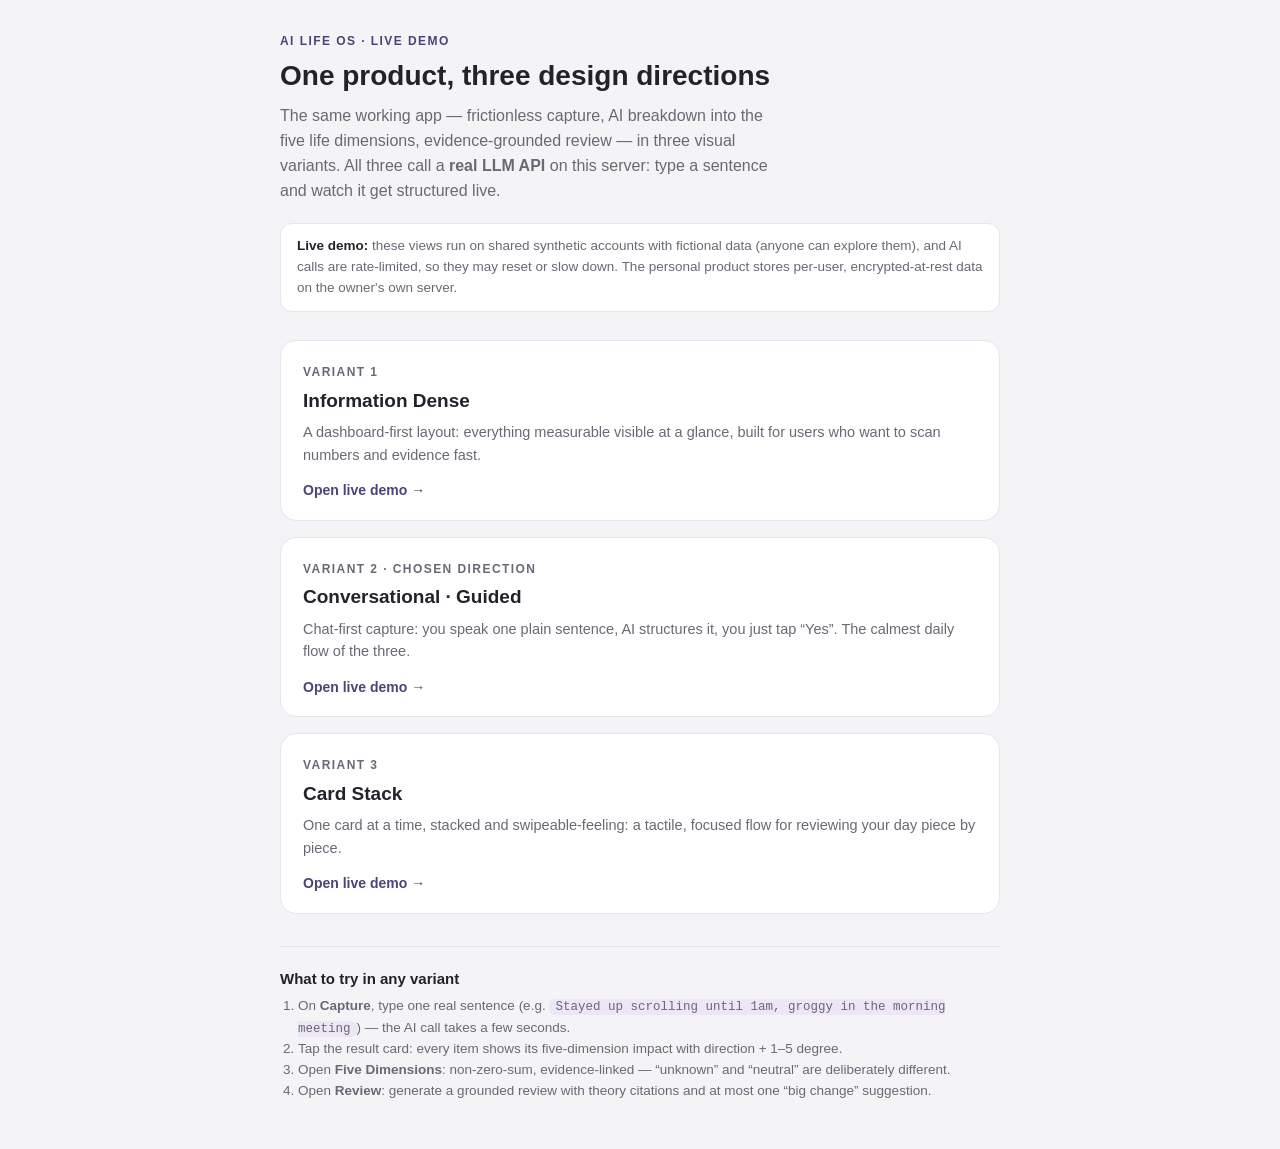
<file: app/demos/index.html>
<!DOCTYPE html>
<html lang="en">
<head>
<meta charset="UTF-8">
<meta name="viewport" content="width=device-width, initial-scale=1.0">
<title>AI Life OS · Live Demo — Three Design Variants</title>
<style>
  :root {
    --ink: #23222B; --ink-soft: #6B6875; --line: #E6E4EC;
    --card: #FFFFFF; --bg: #F4F4F6; --accent: #4E4376; --accent-soft: #EDE6F6;
  }
  * { box-sizing: border-box; margin: 0; padding: 0; }
  body {
    font-family: -apple-system, BlinkMacSystemFont, "Segoe UI", Roboto, "Helvetica Neue", Arial, sans-serif;
    background: var(--bg); color: var(--ink); line-height: 1.55;
    padding: 32px 20px 48px; -webkit-font-smoothing: antialiased;
  }
  main { max-width: 720px; margin: 0 auto; }
  .eyebrow { font-size: 12px; letter-spacing: .12em; text-transform: uppercase; color: var(--accent); font-weight: 600; }
  h1 { font-size: 28px; line-height: 1.2; margin: 8px 0 12px; font-weight: 700; }
  .lede { color: var(--ink-soft); max-width: 56ch; }
  .note {
    margin: 20px 0 28px; padding: 12px 16px; border: 1px solid var(--line);
    border-radius: 12px; background: var(--card); color: var(--ink-soft); font-size: 13.5px;
  }
  .note b { color: var(--ink); }
  .grid { display: grid; gap: 16px; }
  a.variant {
    display: block; text-decoration: none; color: inherit;
    background: var(--card); border: 1px solid var(--line); border-radius: 16px;
    padding: 22px 22px 18px; transition: border-color .15s ease, transform .15s ease;
  }
  a.variant:hover { border-color: var(--accent); transform: translateY(-1px); }
  a.variant:focus-visible { outline: 2px solid var(--accent); outline-offset: 2px; }
  .v-no { font-size: 12px; letter-spacing: .12em; text-transform: uppercase; color: var(--ink-soft); font-weight: 600; }
  .v-name { font-size: 19px; font-weight: 700; margin: 4px 0 6px; }
  .v-desc { color: var(--ink-soft); font-size: 14.5px; }
  .v-go { margin-top: 14px; font-size: 14px; font-weight: 600; color: var(--accent); }
  .v-go::after { content: " →"; }
  .how {
    margin-top: 32px; border-top: 1px solid var(--line); padding-top: 20px;
    color: var(--ink-soft); font-size: 13.5px;
  }
  .how h2 { font-size: 15px; color: var(--ink); margin-bottom: 6px; }
  .how ol { margin-left: 18px; }
  .how code { background: var(--accent-soft); border-radius: 6px; padding: 1px 6px; font-size: 12.5px; }
</style>
</head>
<body>
<main>
  <div class="eyebrow">AI Life OS · Live Demo</div>
  <h1>One product, three design directions</h1>
  <p class="lede">The same working app — frictionless capture, AI breakdown into the five
  life dimensions, evidence-grounded review — in three visual variants. All three call a
  <b>real LLM API</b> on this server: type a sentence and watch it get structured live.</p>

  <div class="note">
    <b>Live demo:</b> these views run on shared synthetic accounts with fictional data
    (anyone can explore them), and AI calls are rate-limited, so they may reset or slow down.
    The personal product stores per-user, encrypted-at-rest data on the owner's own server.
  </div>

  <div class="grid">
    <a class="variant" href="/demo/v1/">
      <div class="v-no">Variant 1</div>
      <div class="v-name">Information Dense</div>
      <div class="v-desc">A dashboard-first layout: everything measurable visible at a glance,
      built for users who want to scan numbers and evidence fast.</div>
      <div class="v-go">Open live demo</div>
    </a>
    <a class="variant" href="/demo/v2/">
      <div class="v-no">Variant 2 · chosen direction</div>
      <div class="v-name">Conversational · Guided</div>
      <div class="v-desc">Chat-first capture: you speak one plain sentence, AI structures it,
      you just tap “Yes”. The calmest daily flow of the three.</div>
      <div class="v-go">Open live demo</div>
    </a>
    <a class="variant" href="/demo/v3/">
      <div class="v-no">Variant 3</div>
      <div class="v-name">Card Stack</div>
      <div class="v-desc">One card at a time, stacked and swipeable-feeling: a tactile,
      focused flow for reviewing your day piece by piece.</div>
      <div class="v-go">Open live demo</div>
    </a>
  </div>

  <div class="how">
    <h2>What to try in any variant</h2>
    <ol>
      <li>On <b>Capture</b>, type one real sentence (e.g. <code>Stayed up scrolling until 1am, groggy in the morning meeting</code>) — the AI call takes a few seconds.</li>
      <li>Tap the result card: every item shows its five-dimension impact with direction + 1–5 degree.</li>
      <li>Open <b>Five Dimensions</b>: non-zero-sum, evidence-linked — “unknown” and “neutral” are deliberately different.</li>
      <li>Open <b>Review</b>: generate a grounded review with theory citations and at most one “big change” suggestion.</li>
    </ol>
  </div>
</main>
</body>
</html>
</file>
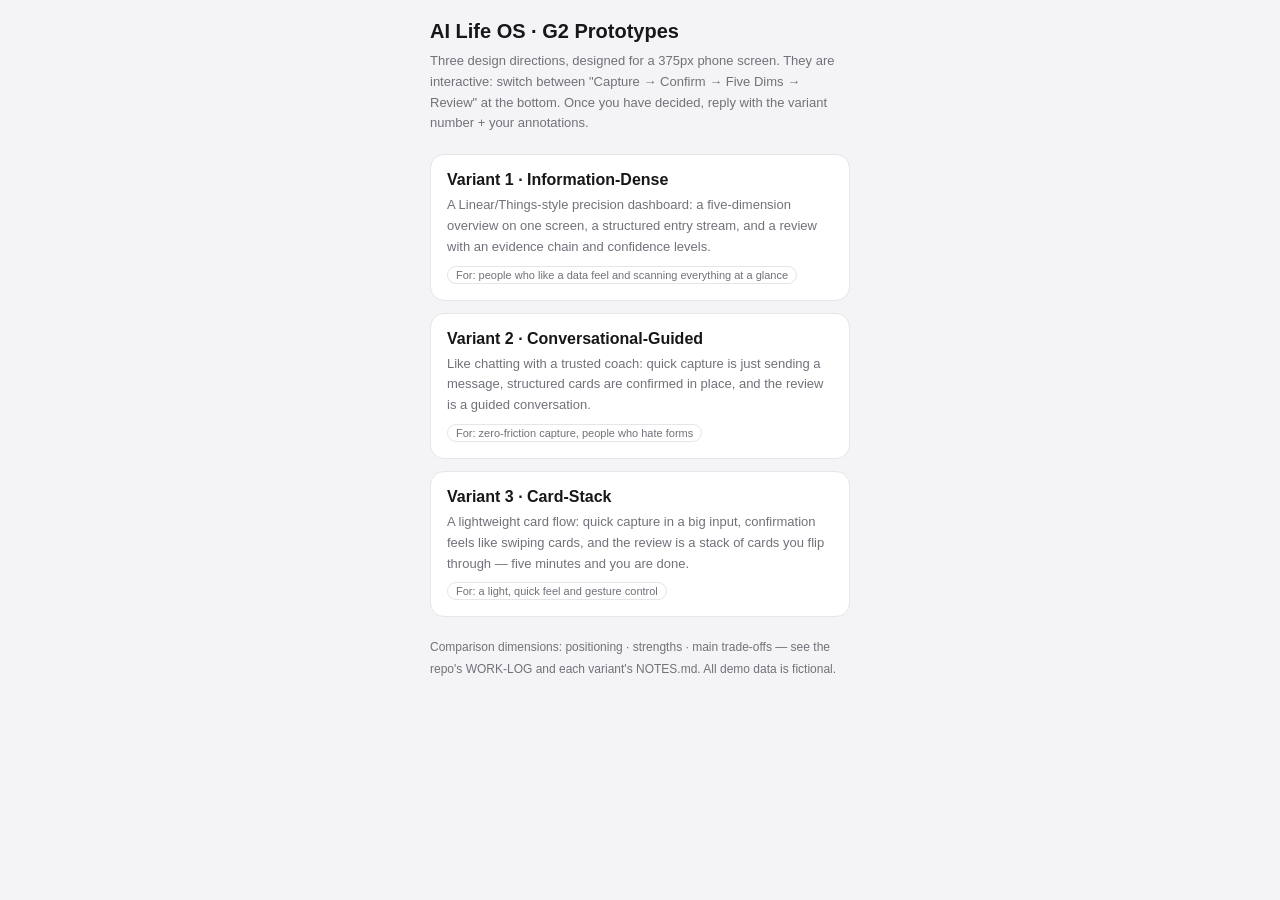
<file: docs/03-design/prototypes/index.html>
<!DOCTYPE html>
<html lang="zh-CN">
<head>
<meta charset="UTF-8">
<meta name="viewport" content="width=device-width, initial-scale=1.0">
<meta name="robots" content="noindex,nofollow">
<title>AI Life OS · G2 Prototype Picker</title>
<style>
  :root { --bg:#F4F4F6; --ink:#17171A; --sub:#71717A; --line:#E5E5EA; --surface:#FFFFFF; }
  * { box-sizing:border-box; margin:0; padding:0; }
  body { background:var(--bg); color:var(--ink); font-family:-apple-system,"PingFang SC","Microsoft YaHei",sans-serif; padding:20px 16px 40px; }
  .wrap { max-width:420px; margin:0 auto; }
  h1 { font-size:20px; }
  .sub { color:var(--sub); font-size:13px; margin:8px 0 20px; line-height:1.6; }
  a.card { display:block; background:var(--surface); border:1px solid var(--line); border-radius:14px; padding:16px; margin-bottom:12px; text-decoration:none; color:var(--ink); }
  .card h2 { font-size:16px; margin-bottom:6px; }
  .card p { font-size:13px; color:var(--sub); line-height:1.6; }
  .tag { display:inline-block; font-size:11px; color:var(--sub); border:1px solid var(--line); border-radius:999px; padding:2px 8px; margin-top:8px; }
  .foot { font-size:12px; color:var(--sub); line-height:1.8; margin-top:20px; }
</style>
</head>
<body>
<div class="wrap">
  <h1>AI Life OS · G2 Prototypes</h1>
  <p class="sub">Three design directions, designed for a 375px phone screen. They are interactive: switch between "Capture → Confirm → Five Dims → Review" at the bottom. Once you have decided, reply with the variant number + your annotations.</p>

  <a class="card" href="variant-1/index.html">
    <h2>Variant 1 · Information-Dense</h2>
    <p>A Linear/Things-style precision dashboard: a five-dimension overview on one screen, a structured entry stream, and a review with an evidence chain and confidence levels.</p>
    <span class="tag">For: people who like a data feel and scanning everything at a glance</span>
  </a>

  <a class="card" href="variant-2/index.html">
    <h2>Variant 2 · Conversational-Guided</h2>
    <p>Like chatting with a trusted coach: quick capture is just sending a message, structured cards are confirmed in place, and the review is a guided conversation.</p>
    <span class="tag">For: zero-friction capture, people who hate forms</span>
  </a>

  <a class="card" href="variant-3/index.html">
    <h2>Variant 3 · Card-Stack</h2>
    <p>A lightweight card flow: quick capture in a big input, confirmation feels like swiping cards, and the review is a stack of cards you flip through — five minutes and you are done.</p>
    <span class="tag">For: a light, quick feel and gesture control</span>
  </a>

  <p class="foot">Comparison dimensions: positioning · strengths · main trade-offs — see the repo's WORK-LOG and each variant's NOTES.md. All demo data is fictional.</p>
</div>
</body>
</html>
</file>
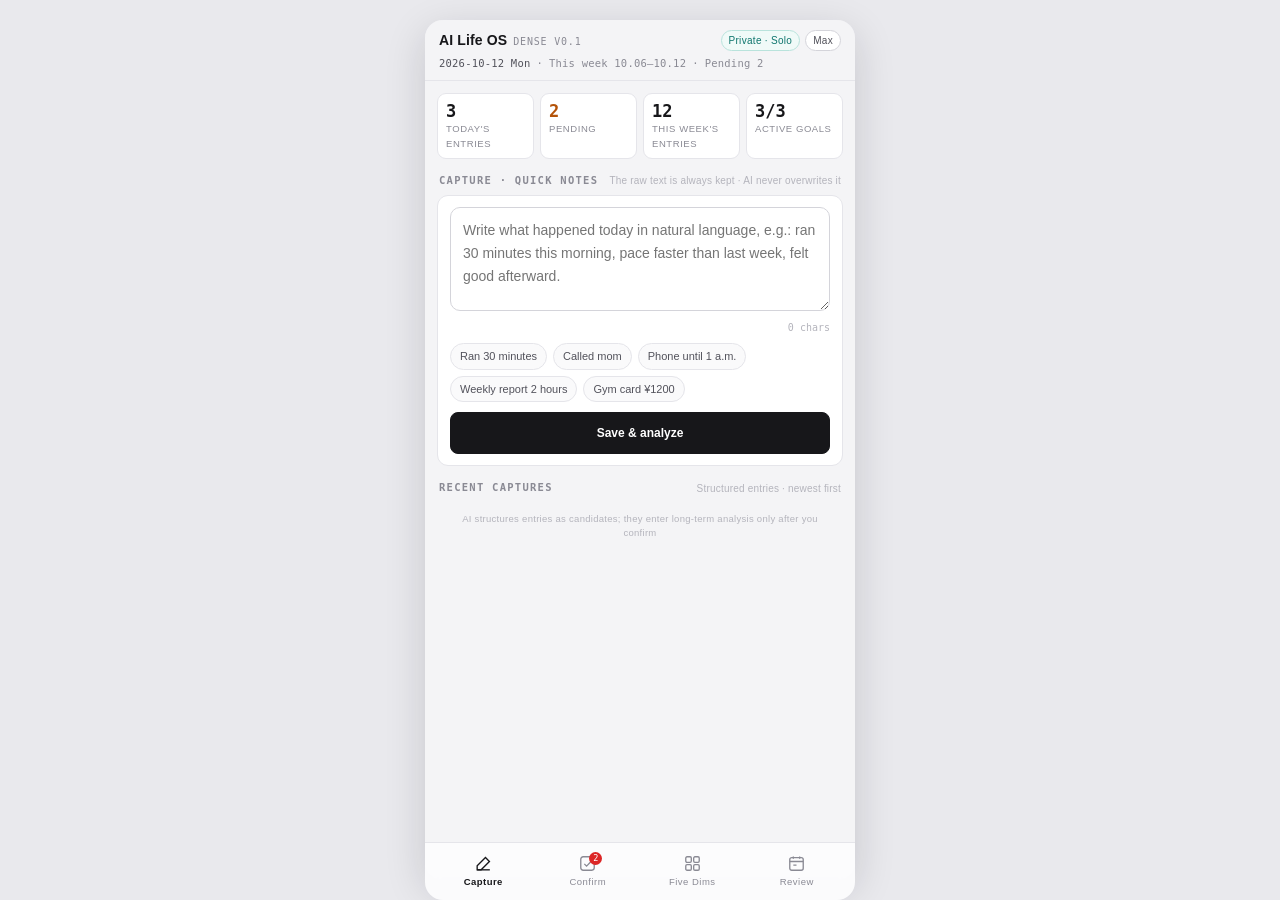
<file: docs/03-design/prototypes/variant-1/index.html>
<!DOCTYPE html>
<html lang="zh-CN">
<head>
<meta name="robots" content="noindex,nofollow">
<meta charset="utf-8">
<meta name="viewport" content="width=device-width, initial-scale=1, viewport-fit=cover">
<title>AI Life OS · Variant 1 Information-Dense</title>
<style>
  :root{
    --bg:#F4F4F6; --surface:#FFFFFF; --surface-2:#FAFAFB;
    --line:#E5E5EA; --line-strong:#D4D4DA;
    --ink:#17171A; --ink-2:#52525B; --ink-3:#8A8A94; --ink-4:#B4B4BC;
    --pos:#16A34A; --neg:#DC2626; --mix:#B45309; --neu:#71717A; --unk:#A1A1AA;
    --time:#3E6DE0; --health:#158A4C; --wealth:#C2740B; --rel:#D4244E; --purpose:#7135CE;
    --mono:ui-monospace,SFMono-Regular,Menlo,Consolas,monospace;
  }
  *{box-sizing:border-box;-webkit-tap-highlight-color:transparent}
  html,body{margin:0;padding:0}
  body{
    background:#E9E9ED;
    font-family:-apple-system,BlinkMacSystemFont,"SF Pro Text","PingFang SC","Hiragino Sans GB","Microsoft YaHei",sans-serif;
    color:var(--ink); font-size:13px; line-height:1.5;
    display:flex; justify-content:center;
    -webkit-font-smoothing:antialiased;
  }
  .phone{
    width:100%; max-width:430px; background:var(--bg);
    min-height:100vh; position:relative; padding-bottom:72px;
    overflow-x:hidden;
  }
  @media(min-width:620px){
    body{padding:20px 0}
    .phone{min-height:calc(100vh - 40px); border-radius:18px; box-shadow:0 12px 40px rgba(20,20,30,.16); overflow:hidden}
    .tabbar{border-radius:0 0 18px 18px}
  }

  /* ---------- top bar ---------- */
  .topbar{
    position:sticky; top:0; z-index:30; background:rgba(244,244,246,.94);
    backdrop-filter:saturate(1.4) blur(8px); border-bottom:1px solid var(--line);
    padding:10px 14px 8px;
  }
  .tb-row{display:flex; align-items:center; justify-content:space-between; gap:8px}
  .brand{display:flex; align-items:baseline; gap:6px}
  .brand b{font-size:14px; letter-spacing:.01em}
  .brand span{font-size:10px; color:var(--ink-3); letter-spacing:.08em; text-transform:uppercase; font-family:var(--mono)}
  .pill{
    font-size:10px; color:var(--ink-2); border:1px solid var(--line-strong);
    padding:2px 7px; border-radius:99px; background:var(--surface); letter-spacing:.03em; white-space:nowrap;
  }
  .pill.priv{color:#0F766E; border-color:#B9E3DC; background:#F0FAF8}
  .tb-sub{margin-top:5px; display:flex; gap:6px; align-items:center; font-size:10.5px; color:var(--ink-3); font-family:var(--mono); letter-spacing:.02em}
  .tb-sub .k{color:var(--ink-2)}

  /* ---------- screens ---------- */
  .screen{display:none; padding:12px 12px 8px; animation:fade .18s ease}
  .screen.active{display:block}
  @keyframes fade{from{opacity:0;transform:translateY(3px)}to{opacity:1;transform:none}}

  .sec{margin-bottom:14px}
  .sec-head{
    display:flex; align-items:center; justify-content:space-between; gap:8px;
    margin:0 2px 6px;
  }
  .sec-title{
    font-size:10.5px; letter-spacing:.12em; color:var(--ink-3); text-transform:uppercase;
    font-family:var(--mono); font-weight:600;
  }
  .sec-note{font-size:10px; color:var(--ink-4); letter-spacing:.02em}

  .card{
    background:var(--surface); border:1px solid var(--line); border-radius:11px;
    padding:11px 12px;
  }
  .card + .card{margin-top:8px}
  .row{display:flex; align-items:center; gap:8px}
  .between{justify-content:space-between}
  .muted{color:var(--ink-3)}
  .small{font-size:11px}
  .xs{font-size:10px}
  .mono{font-family:var(--mono); letter-spacing:.01em}

  /* stat strip */
  .stats{display:grid; grid-template-columns:repeat(4,1fr); gap:6px}
  .stat{background:var(--surface); border:1px solid var(--line); border-radius:9px; padding:8px 8px 7px}
  .stat .n{font-family:var(--mono); font-size:17px; font-weight:650; line-height:1.1}
  .stat .l{font-size:9.5px; color:var(--ink-3); letter-spacing:.06em; margin-top:2px; text-transform:uppercase}
  .stat.warn .n{color:var(--mix)}

  /* buttons */
  .btn{
    appearance:none; border:1px solid var(--line-strong); background:var(--surface);
    color:var(--ink); font:inherit; font-size:12px; font-weight:550;
    padding:7px 11px; border-radius:8px; cursor:pointer; white-space:nowrap;
  }
  .btn:active{transform:translateY(1px)}
  .btn.primary{background:var(--ink); border-color:var(--ink); color:#fff}
  .btn.ghost{background:transparent; border-color:transparent; color:var(--ink-2); font-weight:500}
  .btn.danger{color:var(--neg)}
  .btn.sm{padding:4px 9px; font-size:11px; border-radius:7px}
  .btn.block{width:100%; text-align:center; padding:11px}
  .btn[disabled]{opacity:.45; pointer-events:none}

  /* capture */
  textarea.capture{
    width:100%; min-height:104px; resize:vertical; border:1px solid var(--line-strong);
    border-radius:10px; padding:11px 12px; font:inherit; font-size:14px; line-height:1.65;
    background:var(--surface); color:var(--ink); outline:none;
  }
  textarea.capture:focus{border-color:#9B9BA6; box-shadow:0 0 0 3px rgba(23,23,26,.06)}
  .charcount{font-family:var(--mono); font-size:10px; color:var(--ink-4); text-align:right; margin-top:4px}
  .chips{display:flex; flex-wrap:wrap; gap:6px; margin-top:8px}
  .chip{
    font-size:11px; color:var(--ink-2); background:var(--surface-2); border:1px solid var(--line);
    padding:4px 9px; border-radius:99px; cursor:pointer; white-space:nowrap;
  }
  .chip:active{background:#EFEFF2}
  .statusline{
    margin-top:8px; font-size:11px; border:1px dashed var(--line-strong); border-radius:9px;
    padding:8px 10px; background:var(--surface-2); display:flex; align-items:center; gap:8px;
  }
  .statusline .dotpulse{width:7px;height:7px;border-radius:99px;background:var(--ink-4);flex:none}
  .statusline.busy .dotpulse{background:var(--mix); animation:pulse 1s infinite}
  .statusline.done .dotpulse{background:var(--pos)}
  @keyframes pulse{0%,100%{opacity:.35}50%{opacity:1}}
  .err{color:var(--neg); font-size:11px; margin-top:6px; display:none}
  .err.show{display:block}

  /* entry rows (structured list) */
  .entry{
    display:grid; grid-template-columns:46px 1fr auto; gap:8px; align-items:start;
    padding:9px 11px; background:var(--surface); border:1px solid var(--line); border-radius:10px;
  }
  .entry + .entry{margin-top:6px}
  .entry .t{font-family:var(--mono); font-size:10px; color:var(--ink-3); padding-top:2px}
  .entry .txt{font-size:12.5px; line-height:1.55}
  .entry .sub{margin-top:3px; display:flex; flex-wrap:wrap; gap:4px; align-items:center}

  .badge{
    font-size:9.5px; letter-spacing:.04em; padding:1.5px 6px; border-radius:5px; font-weight:600;
    border:1px solid transparent; white-space:nowrap; font-family:var(--mono);
  }
  .b-pending{background:#FFF7E8; color:#95610B; border-color:#F3D9A4}
  .b-ok{background:#EDF7EF; color:#166534; border-color:#BFE3C6}
  .b-mod{background:#EEF2FF; color:#3730A3; border-color:#C7CEFB}
  .b-rej{background:#FDEEEE; color:#9F1239; border-color:#F3C6CC}
  .b-ai{background:#F3F3F6; color:#52525B; border-color:#E0E0E6}
  .b-unk{background:#F3F3F6; color:#8A8A94; border-color:#E0E0E6}
  .b-goal{background:#F5F0FF; color:#5B21B6; border-color:#DDD0F8}

  /* impact lines */
  .imp{
    display:grid; grid-template-columns:14px 42px 1fr; gap:6px; align-items:center;
    padding:4px 0; border-top:1px dashed var(--line);
  }
  .imp:first-child{border-top:none}
  .dot{width:7px; height:7px; border-radius:2px; display:inline-block}
  .imp .dn{font-size:10.5px; color:var(--ink-2); font-weight:600}
  .imp .val{display:flex; flex-wrap:wrap; gap:5px; align-items:center; font-size:11px}
  .dir{font-family:var(--mono); font-size:9.5px; font-weight:700; padding:1px 5px; border-radius:4px}
  .d-pos{background:#E9F6EC; color:var(--pos)}
  .d-neg{background:#FBECEC; color:var(--neg)}
  .d-mix{background:#FBF1E2; color:var(--mix)}
  .d-neu{background:#F0F0F3; color:var(--neu)}
  .d-unk{background:#F3F3F6; color:var(--unk)}
  .pips{display:inline-flex; gap:2px; align-items:center}
  .pip{width:6px; height:6px; border-radius:99px; background:#E0E0E6}
  .pip.on{background:var(--ink-2)}
  .pip.on.pos{background:var(--pos)} .pip.on.neg{background:var(--neg)}
  .ev{color:var(--ink-3); font-size:10.5px}
  .ev q{quotes:"“" "”"}

  /* confirm card */
  .xcard{background:var(--surface); border:1px solid var(--line); border-radius:11px; margin-bottom:8px; overflow:hidden}
  .xcard.rejected{opacity:.55}
  .xhead{padding:10px 12px 8px}
  .xtitle{font-size:13.5px; font-weight:650; letter-spacing:.01em; display:flex; gap:7px; align-items:center; flex-wrap:wrap}
  .xmeta{margin-top:3px; display:flex; flex-wrap:wrap; gap:5px; align-items:center}
  .quote{
    margin:8px 12px 0; padding:7px 9px; background:#FBFBFC; border-left:2px solid var(--line-strong);
    border-radius:0 7px 7px 0; font-size:11.5px; color:var(--ink-2); line-height:1.6;
  }
  .quote mark{background:#FFF3C4; color:inherit; padding:0 1px; border-radius:2px}
  .imptable{padding:6px 12px 2px}
  .xfoot{
    display:flex; gap:6px; padding:9px 12px 11px; flex-wrap:wrap; align-items:center;
    border-top:1px solid var(--line); background:var(--surface-2);
  }
  .xfoot .note{font-size:9.5px; color:var(--ink-4); width:100%; letter-spacing:.02em}
  .ai-orig{font-size:10px; color:var(--ink-4); font-family:var(--mono)}
  .edit\boxed{padding:8px 12px 10px; background:#FCFCFD; border-top:1px solid var(--line)}
  .editrow{margin-bottom:8px}
  .editrow .lab{font-size:9.5px; letter-spacing:.1em; color:var(--ink-3); text-transform:uppercase; font-family:var(--mono); margin-bottom:4px}
  .seg{display:flex; gap:4px; flex-wrap:wrap}
  .seg button{
    font:inherit; font-size:10.5px; padding:3px 8px; border-radius:6px; cursor:pointer;
    border:1px solid var(--line-strong); background:var(--surface); color:var(--ink-2);
  }
  .seg button.on{background:var(--ink); border-color:var(--ink); color:#fff}
  .seg button.on.pos{background:var(--pos); border-color:var(--pos)}
  .seg button.on.neg{background:var(--neg); border-color:var(--neg)}
  .seg button.on.mix{background:var(--mix); border-color:var(--mix)}

  /* dims screen */
  .dimrow{
    background:var(--surface); border:1px solid var(--line); border-radius:11px;
    padding:10px 12px; cursor:pointer;
  }
  .dimrow + .dimrow{margin-top:7px}
  .dimbar{height:3px; border-radius:99px; margin:7px 0 6px; background:var(--line); overflow:hidden}
  .dimbar i{display:block; height:100%; border-radius:99px}
  .dimdetail{display:none; margin-top:8px; border-top:1px dashed var(--line); padding-top:8px}
  .dimrow.open .dimdetail{display:block}
  .kv{display:flex; gap:6px; align-items:baseline; font-size:11px; margin:2px 0}
  .kv .k{color:var(--ink-3); min-width:52px; font-family:var(--mono); font-size:9.5px; letter-spacing:.05em; text-transform:uppercase}
  .goal{background:var(--surface); border:1px solid var(--line); border-radius:10px; padding:9px 11px}
  .goal + .goal{margin-top:6px}
  .bar{height:4px; background:var(--line); border-radius:99px; overflow:hidden; margin-top:6px}
  .bar i{display:block; height:100%; background:var(--ink-2); border-radius:99px}

  /* review */
  .periods{display:flex; gap:6px}
  .period{
    font-family:var(--mono); font-size:10.5px; padding:4px 9px; border-radius:7px;
    border:1px solid var(--line-strong); background:var(--surface); color:var(--ink-2); cursor:pointer;
  }
  .period.on{background:var(--ink); color:#fff; border-color:var(--ink)}
  .rv-sec{background:var(--surface); border:1px solid var(--line); border-radius:11px; padding:11px 12px; margin-bottom:8px}
  .rv-h{display:flex; align-items:center; gap:7px; margin-bottom:7px}
  .rv-h .n{font-family:var(--mono); font-size:9.5px; color:var(--ink-4); letter-spacing:.1em}
  .rv-h .t{font-size:12.5px; font-weight:650}
  .rv-h .tag{margin-left:auto}
  .fact{display:grid; grid-template-columns:1fr auto; gap:8px; padding:6px 0; border-top:1px dashed var(--line); font-size:12px; line-height:1.55}
  .fact:first-of-type{border-top:none}
  .evbtn{
    font-family:var(--mono); font-size:9.5px; color:var(--ink-2); border:1px solid var(--line-strong);
    background:var(--surface-2); border-radius:6px; padding:2px 7px; cursor:pointer; white-space:nowrap; align-self:start;
  }
  .type-tag{font-size:9px; font-family:var(--mono); letter-spacing:.08em; padding:1.5px 6px; border-radius:4px; border:1px solid var(--line-strong); color:var(--ink-2); background:var(--surface-2); white-space:nowrap}
  .type-tag.spec{background:#FBF3E4; border-color:#EBD5A6; color:#92600A}
  .type-tag.theory{background:#F1ECFC; border-color:#DACBF7; color:#5B21B6}
  .type-tag.advice{background:#EAF1FD; border-color:#C4D6F8; color:#1D4ED8}
  .type-tag.gap{background:#F3F3F6; color:#71717A}
  .obc{border:1px solid var(--ink); border-radius:11px; padding:12px; background:linear-gradient(180deg,#FFFFFF,#FBFBFC)}
  .obc .kicker{font-family:var(--mono); font-size:9.5px; letter-spacing:.14em; color:var(--ink-3); text-transform:uppercase}
  .obc h3{margin:5px 0 6px; font-size:15px; letter-spacing:.01em}
  .obc .why{font-size:11.5px; color:var(--ink-2); line-height:1.6}
  .fbrow{display:flex; flex-wrap:wrap; gap:5px}
  .fb{
    font-size:10.5px; padding:4px 9px; border-radius:99px; cursor:pointer;
    border:1px solid var(--line-strong); background:var(--surface); color:var(--ink-2);
  }
  .fb.on{background:var(--ink); border-color:var(--ink); color:#fff}
  details{border:1px solid var(--line); border-radius:9px; background:var(--surface-2); padding:8px 10px}
  details summary{cursor:pointer; font-size:11px; color:var(--ink-2); font-weight:600}
  details .body{font-size:11px; color:var(--ink-2); line-height:1.65; margin-top:7px}
  .obc-input{width:100%; border:1px solid var(--line-strong); border-radius:8px; padding:8px 9px; font:inherit; font-size:12px; margin:8px 0; resize:vertical}

  /* sheet */
  .sheet-mask{
    position:fixed; inset:0; background:rgba(20,20,25,.38); z-index:60;
    display:none; align-items:flex-end; justify-content:center;
  }
  .sheet-mask.open{display:flex}
  .sheet{
    width:100%; max-width:430px; background:var(--surface); border-radius:16px 16px 0 0;
    padding:14px 14px 22px; max-height:74vh; overflow:auto; animation:up .22s ease;
  }
  @keyframes up{from{transform:translateY(28px);opacity:.6}to{transform:none;opacity:1}}
  .sheet h4{margin:0 0 4px; font-size:13px}
  .grab{width:34px; height:4px; border-radius:99px; background:var(--line-strong); margin:0 auto 10px}

  /* tabbar */
  .tabbar{
    position:fixed; bottom:0; left:50%; transform:translateX(-50%); width:100%; max-width:430px; z-index:40;
    background:rgba(252,252,253,.96); backdrop-filter:blur(10px); border-top:1px solid var(--line);
    display:grid; grid-template-columns:repeat(4,1fr); padding:6px 6px calc(8px + env(safe-area-inset-bottom));
  }
  .tab{
    border:none; background:none; font:inherit; cursor:pointer; padding:5px 2px 3px;
    display:flex; flex-direction:column; align-items:center; gap:2px; color:var(--ink-3); border-radius:9px;
  }
  .tab .lb{font-size:9.5px; letter-spacing:.05em}
  .tab svg{width:19px; height:19px}
  .tab.on{color:var(--ink)}
  .tab.on .lb{font-weight:650}
  .tab .cnt{
    position:absolute; margin:-2px 0 0 16px; background:var(--neg); color:#fff;
    font-size:8.5px; font-family:var(--mono); border-radius:99px; padding:0 4px; line-height:13px;
  }
  .footnote{font-size:9.5px; color:var(--ink-4); text-align:center; letter-spacing:.03em; padding:2px 16px 6px}
</style>
</head>
<body>
<div class="phone">

  <!-- ================= TOP BAR ================= -->
  <header class="topbar">
    <div class="tb-row">
      <div class="brand"><b>AI Life OS</b><span>dense v0.1</span></div>
      <div class="row" style="gap:5px">
        <div class="pill priv">Private · Solo</div>
        <div class="pill">Max</div>
      </div>
    </div>
    <div class="tb-sub">
      <span class="k">2026-10-12 Mon</span><span>·</span>
      <span>This week 10.06–10.12</span><span>·</span>
      <span id="tbPending">Pending 2</span>
    </div>
  </header>

  <main>
    <!-- ================= 1. CAPTURE ================= -->
    <section class="screen active" id="s-capture">
      <div class="sec">
        <div class="stats">
          <div class="stat"><div class="n" id="stToday">3</div><div class="l">Today's entries</div></div>
          <div class="stat warn"><div class="n" id="stPending">2</div><div class="l">Pending</div></div>
          <div class="stat"><div class="n">12</div><div class="l">This week's entries</div></div>
          <div class="stat"><div class="n">3/3</div><div class="l">Active goals</div></div>
        </div>
      </div>

      <div class="sec">
        <div class="sec-head">
          <div class="sec-title">Capture · Quick notes</div>
          <div class="sec-note">The raw text is always kept · AI never overwrites it</div>
        </div>
        <div class="card">
          <textarea class="capture" id="capInput" placeholder="Write what happened today in natural language, e.g.: ran 30 minutes this morning, pace faster than last week, felt good afterward."></textarea>
          <div class="charcount"><span id="capCount">0</span> chars</div>
          <div class="err" id="capErr">Empty input cannot be submitted — write something first.</div>
          <div class="chips">
            <div class="chip" data-fill="Ran 30 minutes this morning, pace faster than last week, felt good afterward.">Ran 30 minutes</div>
            <div class="chip" data-fill="Called mom for 20 minutes, talked about her health checkup, feeling a bit worried.">Called mom</div>
            <div class="chip" data-fill="Scrolled my phone until 1 a.m., meant to sleep by 11.">Phone until 1 a.m.</div>
            <div class="chip" data-fill="Spent 2 hours writing the weekly report today, longer than expected, but submitted on time.">Weekly report 2 hours</div>
            <div class="chip" data-fill="Got a gym membership this week, spent 1200 yuan, a bit unsure if it is worth it.">Gym card ¥1200</div>
          </div>
          <div style="margin-top:10px">
            <button class="btn primary block" id="btnSave">Save & analyze</button>
          </div>
          <div class="statusline" id="capStatus" style="display:none">
            <div class="dotpulse"></div>
            <div id="capStatusText" style="flex:1">Raw saved · AI processing…</div>
            <button class="btn sm" id="btnGoConfirm" style="display:none">Go to confirm</button>
          </div>
        </div>
      </div>

      <div class="sec">
        <div class="sec-head">
          <div class="sec-title">Recent captures</div>
          <div class="sec-note">Structured entries · newest first</div>
        </div>
        <div id="capList"></div>
      </div>

      <div class="footnote">AI structures entries as candidates; they enter long-term analysis only after you confirm</div>
    </section>

    <!-- ================= 2. CONFIRM ================= -->
    <section class="screen" id="s-confirm">
      <div class="sec">
        <div class="sec-head">
          <div class="sec-title">Confirm · one by one</div>
          <div class="sec-note">3 extractions · 12 impact candidates</div>
        </div>
        <div class="card" style="padding:9px 11px">
          <div class="row between">
            <div class="small muted">By default only candidates with evidence / low confidence / high impact are expanded.<br>Your confirmation does not change the epistemic type: AI inference stays an inference.</div>
          </div>
          <div class="row" style="margin-top:8px; gap:6px; flex-wrap:wrap">
            <button class="btn sm" onclick="batchDefer()">Defer all</button>
            <button class="btn sm" onclick="batchReject()">Batch reject</button>
            <button class="btn sm ghost" onclick="toast('Batch accept is not the default primary action: confirm item by item before long-term analysis')">Accept all (not recommended)</button>
          </div>
        </div>
      </div>

      <div class="sec">
        <div class="sec-head">
          <div class="sec-title">Extraction:</div>
          <div class="sec-note" id="confProgress">1 / 3 processed</div>
        </div>
        <div id="confirmList"></div>
      </div>

      <div class="footnote">Saves both the AI original values and your revisions · deleted items do not enter Review</div>
    </section>

    <!-- ================= 3. FIVE DIMENSIONS ================= -->
    <section class="screen" id="s-dims">
      <div class="sec">
        <div class="sec-head">
          <div class="sec-title">Five-Dimension View · this week</div>
          <div class="sec-note">Confirmed only · no composite score</div>
        </div>

        <div class="dimrow" onclick="toggleDim(this)" id="dim-time">
          <div class="row between">
            <div class="row" style="gap:7px"><span class="dot" style="background:var(--time)"></span><b style="font-size:13px">Time</b></div>
            <div class="mono xs muted">5 entries · 2 support / 2 drain / 1 unknown</div>
          </div>
          <div class="dimbar"><i style="width:52%;background:var(--time)"></i></div>
          <div class="row between">
            <div class="xs muted">Time control · Deep Work · screen time</div>
            <div class="xs mono muted">Degree 1–4</div>
          </div>
          <div class="dimdetail">
            <div class="kv"><div class="k">Support</div><div>2 entries: 2 hours of deep work (+2), morning run took 35 min of the morning slot (+1, low confidence)</div></div>
            <div class="kv"><div class="k">Drain</div><div>2 entries: phone until 1 a.m. (−4), weekly report rework (−2)</div></div>
            <div class="kv"><div class="k">Unknown</div><div>1 entry: time spent on the call with mom — no clear trade-off evidence</div></div>
            <div class="kv"><div class="k">Goal</div><div>Sleep before 11 p.m.: hit on 3 of 5 days · deviated 2 days <span class="badge b-goal">Backed by records</span></div></div>
            <div class="xs muted" style="margin-top:6px">Degree is a subjective estimate relative to your Blueprint and this week time window — not comparable across dimensions.</div>
          </div>
        </div>

        <div class="dimrow" onclick="toggleDim(this)" id="dim-health">
          <div class="row between">
            <div class="row" style="gap:7px"><span class="dot" style="background:var(--health)"></span><b style="font-size:13px">Health</b></div>
            <div class="mono xs muted">4 entries · 3 support / 1 drain</div>
          </div>
          <div class="dimbar"><i style="width:64%;background:var(--health)"></i></div>
          <div class="row between">
            <div class="xs muted">Sleep · exercise · diet · energy</div>
            <div class="xs mono muted">Degree 2–4</div>
          </div>
          <div class="dimdetail">
            <div class="kv"><div class="k">Support</div><div>3 entries: 3 morning runs (+3), 3 nights with 7+ hours of sleep (+2)</div></div>
            <div class="kv"><div class="k">Drain</div><div>1 entry: 2 nights of insufficient sleep (−3)</div></div>
            <div class="kv"><div class="k">Mixed</div><div>Call with mom: relief +1 / worry about health checkup −2 (recorded separately, not netted)</div></div>
            <div class="kv"><div class="k">Goal</div><div>Exercise 3× per week: 3 / 3 this week <span class="badge b-ok">Consistent with goal</span></div></div>
          </div>
        </div>

        <div class="dimrow" onclick="toggleDim(this)" id="dim-wealth">
          <div class="row between">
            <div class="row" style="gap:7px"><span class="dot" style="background:var(--wealth)"></span><b style="font-size:13px">Wealth</b></div>
            <div class="mono xs muted">1 entry · insufficient evidence</div>
          </div>
          <div class="dimbar"><i style="width:14%;background:var(--wealth)"></i></div>
          <div class="row between">
            <div class="xs muted">Income · spending · assets · debt</div>
            <div class="xs mono muted">Status: unknown</div>
          </div>
          <div class="dimdetail">
            <div class="kv"><div class="k">Confirmed</div><div>0 entries</div></div>
            <div class="kv"><div class="k">Pending</div><div>Gym card ¥1200 expense (−1 candidate, not counted until confirmed)</div></div>
            <div class="kv"><div class="k">Verdict</div><div><span class="badge b-unk">Cannot tell</span> Not enough Wealth evidence this week — no trend or score is generated.</div></div>
          </div>
        </div>

        <div class="dimrow" onclick="toggleDim(this)" id="dim-rel">
          <div class="row between">
            <div class="row" style="gap:7px"><span class="dot" style="background:var(--rel)"></span><b style="font-size:13px">Relationship</b></div>
            <div class="mono xs muted">2 entries · 2 support</div>
          </div>
          <div class="dimbar"><i style="width:38%;background:var(--rel)"></i></div>
          <div class="row between">
            <div class="xs muted">Family · friends · partner · colleagues</div>
            <div class="xs mono muted">Degree 2–3</div>
          </div>
          <div class="dimdetail">
            <div class="kv"><div class="k">Support</div><div>2 entries: 20-minute call with mom (+3), lunch with a colleague (+2)</div></div>
            <div class="kv"><div class="k">Drain</div><div>No records · marked unknown, not guessed</div></div>
            <div class="kv"><div class="k">Note</div><div>The system does not judge relationship quality; it only records the direction and degree you report.</div></div>
          </div>
        </div>

        <div class="dimrow" onclick="toggleDim(this)" id="dim-purpose">
          <div class="row between">
            <div class="row" style="gap:7px"><span class="dot" style="background:var(--purpose)"></span><b style="font-size:13px">Purpose</b></div>
            <div class="mono xs muted">3 entries · 1 support / 2 unknown</div>
          </div>
          <div class="dimbar"><i style="width:26%;background:var(--purpose)"></i></div>
          <div class="row between">
            <div class="xs muted">Direction · growth · creation · long-term vision</div>
            <div class="xs mono muted">Degree pending</div>
          </div>
          <div class="dimdetail">
            <div class="kv"><div class="k">Support</div><div>1 entry: faster morning-run pace (+? — direction is grounded, degree has no reliable basis, left blank for you)</div></div>
            <div class="kv"><div class="k">Unknown</div><div>2 entries: weekly report and call have no direction evidence, stay unknown</div></div>
            <div class="kv"><div class="k">Goal</div><div>Publish 1 study note: no quantifiable records <span class="badge b-unk">No fake progress shown</span></div></div>
          </div>
        </div>
      </div>

      <div class="sec">
        <div class="sec-head">
          <div class="sec-title">Core Goals · 3 / 3 Active</div>
          <div class="sec-note">Max three · need not be quantified</div>
        </div>
        <div class="goal">
          <div class="row between"><b style="font-size:12.5px">Exercise 3× per week</b><span class="badge b-ok">Consistent</span></div>
          <div class="xs muted" style="margin-top:2px">Why: keep up energy and sleep quality · linked to Health / Time</div>
          <div class="bar"><i style="width:100%;background:var(--health)"></i></div>
          <div class="row between" style="margin-top:4px"><div class="xs mono muted">3 / 3 times this week</div><div class="xs mono muted">3 evidence entries</div></div>
        </div>
        <div class="goal">
          <div class="row between"><b style="font-size:12.5px">Sleep before 11 p.m.</b><span class="badge b-pending">Tension</span></div>
          <div class="xs muted" style="margin-top:2px">Why: the next morning is the main Deep Work window · linked to Time / Health</div>
          <div class="bar"><i style="width:60%;background:var(--time)"></i></div>
          <div class="row between" style="margin-top:4px"><div class="xs mono muted">Hit on 3 / 5 days this week</div><div class="xs mono muted">Deviated 2 days · backed by evidence</div></div>
        </div>
        <div class="goal">
          <div class="row between"><b style="font-size:12.5px">Publish 1 study note</b><span class="badge b-unk">Not quantifiable</span></div>
          <div class="xs muted" style="margin-top:2px">Why: turn input into creation · linked to Purpose</div>
          <div class="xs muted" style="margin-top:6px;border-top:1px dashed var(--line);padding-top:6px">No verifiable records — no pseudo-precise progress or deviation judgment is generated.</div>
        </div>
      </div>

      <div class="footnote">Five-dimension impacts are not zero-sum · no summing, no averaging, no ranking</div>
    </section>

    <!-- ================= 4. REVIEW ================= -->
    <section class="screen" id="s-review">
      <div class="sec">
        <div class="sec-head">
          <div class="sec-title">Review · generated only when you open it</div>
          <div class="sec-note">No reminders · no automatic triggers</div>
        </div>
        <div class="card" style="padding:9px 11px">
          <div class="row between">
            <div class="periods">
              <div class="period on">10.06–10.12</div>
              <div class="period" onclick="toast('Historical Review periods (this prototype shows only the current week)')">Previous week</div>
              <div class="period" onclick="toast('Historical Review periods (this prototype shows only the current week)')">Earlier</div>
            </div>
            <span class="badge b-ai">Based on 11 confirmed facts</span>
          </div>
        </div>
      </div>

      <!-- 1 What happened -->
      <div class="rv-sec">
        <div class="rv-h"><span class="n">01</span><span class="t">What happened</span><span class="type-tag tag">Fact</span></div>
        <div class="fact"><div>Completed 3 morning runs, 30 minutes each; pace improved on one of them.</div><button class="evbtn" onclick="openEv('c1')">Evidence #c1</button></div>
        <div class="fact"><div>One 20-minute call with mom, talking about scheduling a health checkup.</div><button class="evbtn" onclick="openEv('c2')">Evidence #c2</button></div>
        <div class="fact"><div>Scrolled my phone past 0:30 on 2 nights, until 1 a.m. on one of them.</div><button class="evbtn" onclick="openEv('c3')">Evidence #c3</button></div>
        <div class="fact"><div>Project weekly report submitted on time, took 2 hours — longer than expected.</div><button class="evbtn" onclick="openEv('c4')">Evidence #c4</button></div>
      </div>

      <!-- 2 Progress and deviations -->
      <div class="rv-sec">
        <div class="rv-h"><span class="n">02</span><span class="t">Progress & deviations</span><span class="type-tag tag">Verifiable computation</span></div>
        <div class="fact"><div><b>Exercise 3× per week</b>: 3 times this week, consistent with the current goal.</div><button class="evbtn" onclick="openEv('c1')">3 entries</button></div>
        <div class="fact"><div><b>Sleep before 11 p.m.</b>: tension on 2 of 5 days (10.09, 10.11).</div><button class="evbtn" onclick="openEv('c3')">2 entries</button></div>
        <div class="fact"><div><b>Publish 1 study note</b>: <span class="badge b-unk">Cannot tell</span> no verifiable records, no progress shown.</div><span class="type-tag gap">Insufficient data</span></div>
      </div>

      <!-- 3 Possible patterns -->
      <div class="rv-sec">
        <div class="rv-h"><span class="n">03</span><span class="t">Possible patterns</span><span class="type-tag spec tag">Guess · not a fact</span></div>
        <div class="fact"><div>Late nights seem to happen mostly on evenings "with unfinished work from the day" (only 2 samples — a guess, may not hold).</div><button class="evbtn" onclick="openEv('c3')">2 evidence entries</button></div>
        <div class="fact"><div>Exercise lines up with the same-day self-reported energy (only 1 energy record — evidence too thin for a conclusion).</div><span class="type-tag gap">Weak evidence</span></div>
      </div>

      <!-- 4 Theory perspective -->
      <div class="rv-sec">
        <div class="rv-h"><span class="n">04</span><span class="t">Theory perspective</span><span class="type-tag theory tag">Theory point</span></div>
        <div class="fact">
          <div>
            <b>Implementation intentions</b> · Peter Gollwitzer, 1999, <i>American Psychologist</i><br>
            <span class="small muted">"If-then" plans bind intentions to specific situational cues and can improve habit follow-through. Boundary: needs stable situational cues; limited effect on highly variable schedules.</span>
          </div>
          <button class="evbtn" onclick="openEv('theory')">Source</button>
        </div>
        <div class="xs muted" style="margin-top:6px">This is a theory point, not your personal fact, and it is not a diagnosis or causal proof.</div>
      </div>

      <!-- 5 ONE BIG CHANGE -->
      <div class="rv-sec" style="padding:0;border:none;background:none">
        <div class="obc" id="obcCard">
          <div class="kicker">05 · One Big Change · zero or one</div>
          <h3 id="obcTitle">Put the phone on the desk before bed — no scrolling in bed</h3>
          <div class="why" id="obcWhy">
            Basis: 2 of the 2 late-night records mention "kept scrolling after lying down". This is a small, reversible step — try it for a week; it is not a must-do task.
          </div>
          <div class="row" style="gap:6px;margin-top:10px;flex-wrap:wrap" id="obcBtns">
            <button class="btn primary sm" onclick="obcAct('accept')">Accept</button>
            <button class="btn sm" onclick="obcAct('modify')">Accept with edits</button>
            <button class="btn sm" onclick="obcAct('none')">No change needed this time</button>
          </div>
          <textarea class="obc-input" id="obcInput" style="display:none" placeholder="Rewrite it your way…">Put the phone on the desk before bed — no scrolling in bed</textarea>
          <button class="btn primary sm" id="obcSave" style="display:none" onclick="obcSave()">Save my version</button>
          <div class="xs muted" id="obcState" style="margin-top:8px">Declinable · if declined, this Review keeps zero suggestions and creates no hidden to-dos.</div>
        </div>
      </div>

      <!-- 6 Insufficient data -->
      <div class="rv-sec">
        <div class="rv-h"><span class="n">06</span><span class="t">Insufficient data</span><span class="type-tag gap tag">Cannot tell</span></div>
        <div class="fact"><div>0 confirmed records in Wealth this week — cannot judge spending/income direction or trend.</div><span class="type-tag gap">3+ missing</span></div>
        <div class="fact"><div>Only 1 self-report for energy and mood — not enough for any trend conclusion.</div><span class="type-tag gap">3+ missing</span></div>
        <div class="fact"><div>The "study note" goal has no process records — no progress is inferred.</div><span class="type-tag gap">Missing records</span></div>
      </div>

      <!-- 7 Evidence -->
      <div class="rv-sec">
        <div class="rv-h"><span class="n">07</span><span class="t">Evidence set</span><span class="type-tag tag">Traceable</span></div>
        <div class="row" style="flex-wrap:wrap;gap:6px">
          <button class="evbtn" onclick="openEv('c1')">#c1 Morning run · 10-12</button>
          <button class="evbtn" onclick="openEv('c2')">#c2 Call · 10-12</button>
          <button class="evbtn" onclick="openEv('c3')">#c3 Phone · 10-12</button>
          <button class="evbtn" onclick="openEv('c4')">#c4 Weekly report · 10-11</button>
          <button class="evbtn" onclick="openEv('c5')">#c5 Gym card · 10-10</button>
        </div>
        <div class="xs muted" style="margin-top:7px">Every fact traces back to the original Capture or structured record · fully traceable</div>
      </div>

      <!-- feedback -->
      <div class="rv-sec">
        <div class="rv-h"><span class="n">08</span><span class="t">Feedback (skippable)</span></div>
        <div class="fbrow" id="fbRow">
          <div class="fb" onclick="fbToggle(this)">Accurate</div>
          <div class="fb" onclick="fbToggle(this)">Inaccurate</div>
          <div class="fb" onclick="fbToggle(this)">Helpful</div>
          <div class="fb" onclick="fbToggle(this)">Not helpful</div>
          <div class="fb" onclick="fbToggle(this)">Grounded</div>
          <div class="fb" onclick="fbToggle(this)">Not grounded</div>
          <div class="fb" onclick="fbToggle(this)">Stop this guidance</div>
        </div>
        <textarea class="obc-input" placeholder="Optional: write one correction or disagreement (or write nothing at all)"></textarea>
        <button class="btn block" onclick="toast('Feedback saved · you can finish Review without rating')">Submit feedback and finish</button>
      </div>

      <details>
        <summary>Why this guidance?</summary>
        <div class="body">
          Directness shown this time: plain. Basis: you opened the weekly review, the goal has explicit obstacle records, no stop instruction.<br>
          Evidence used: #c1 #c2 #c3 (confirmed), goal "sleep before 11 p.m." v2.<br>
          Strategy version: conservative-0.3 · model: llm-x · prompt: review-v0.6.<br>
          Uncertainty: only 2 samples for the late-night pattern, marked as a guess; no Wealth evidence, so no suggestion was generated.<br>
          No hidden reasoning chains are saved; changes to historical evidence will not rewrite this snapshot.
        </div>
      </details>

      <div class="footnote" style="margin-top:10px">Review is opened by you · no reminders · not used for model training</div>
    </section>
  </main>

  <!-- ================= TAB BAR ================= -->
  <nav class="tabbar">
    <button class="tab on" data-s="capture" onclick="switchScreen('capture',this)">
      <svg viewBox="0 0 24 24" fill="none" stroke="currentColor" stroke-width="1.7"><path d="M4 20h16"/><path d="M14.5 4.5l5 5L9 20H4v-5z"/></svg>
      <span class="lb">Capture</span>
    </button>
    <button class="tab" data-s="confirm" onclick="switchScreen('confirm',this)">
      <svg viewBox="0 0 24 24" fill="none" stroke="currentColor" stroke-width="1.7"><rect x="3.5" y="3.5" width="17" height="17" rx="3"/><path d="M8 12.5l2.8 2.8L16.5 9.5"/></svg>
      <span class="lb">Confirm</span><span class="cnt" id="tabCnt">2</span>
    </button>
    <button class="tab" data-s="dims" onclick="switchScreen('dims',this)">
      <svg viewBox="0 0 24 24" fill="none" stroke="currentColor" stroke-width="1.7"><rect x="3.5" y="3.5" width="7" height="7" rx="1.6"/><rect x="13.5" y="3.5" width="7" height="7" rx="1.6"/><rect x="3.5" y="13.5" width="7" height="7" rx="1.6"/><rect x="13.5" y="13.5" width="7" height="7" rx="1.6"/></svg>
      <span class="lb">Five Dims</span>
    </button>
    <button class="tab" data-s="review" onclick="switchScreen('review',this)">
      <svg viewBox="0 0 24 24" fill="none" stroke="currentColor" stroke-width="1.7"><rect x="3.5" y="4.5" width="17" height="16" rx="2.5"/><path d="M3.5 9.5h17M8 3v3M16 3v3M8 14h4"/></svg>
      <span class="lb">Review</span>
    </button>
  </nav>
</div>

<!-- ================= EVIDENCE SHEET ================= -->
<div class="sheet-mask" id="sheetMask" onclick="closeSheet()">
  <div class="sheet" id="sheet" onclick="event.stopPropagation()">
    <div class="grab"></div>
    <div id="sheetBody"></div>
    <button class="btn block" style="margin-top:12px" onclick="closeSheet()">Close</button>
  </div>
</div>

<div id="toast" style="position:fixed;left:50%;bottom:86px;transform:translateX(-50%);background:#17171A;color:#fff;font-size:11.5px;padding:8px 14px;border-radius:9px;z-index:80;display:none;max-width:340px;text-align:center;line-height:1.5"></div>

<script>
/* ============================ Data ============================ */
const DIMS = {
  time:{name:'Time', color:'var(--time)'},
  health:{name:'Health', color:'var(--health)'},
  wealth:{name:'Wealth', color:'var(--wealth)'},
  relationship:{name:'Relationship', color:'var(--rel)'},
  purpose:{name:'Purpose', color:'var(--purpose)'}
};

const captures = [
  {id:'c1', time:'10-12 07:40', text:'Ran 30 minutes this morning, pace faster than last week, felt good afterward.', status:'ok'},
  {id:'c2', time:'10-12 12:15', text:'Called mom for 20 minutes, talked about her health checkup, feeling a bit worried.', status:'pending'},
  {id:'c3', time:'10-12 23:40', text:'Scrolled my phone until 1 a.m., meant to sleep by 11.', status:'pending'},
  {id:'c4', time:'10-11 16:20', text:'Spent 2 hours writing the weekly report today, longer than expected, but submitted on time.', status:'ok'},
  {id:'c5', time:'10-10 19:05', text:'Got a gym membership this week, spent 1200 yuan, a bit unsure if it is worth it.', status:'pending'}
];

/* Impact candidates: dir = pos | neg | mix | neu | unk; degree can be null (no reliable basis for the degree) */
let items = [
  {
    id:'b1', title:'Morning run 30 minutes', capId:'c1', window:'10-12 07:10–07:45',
    conf:'High', episteme:'AI-inferred impact', status:'confirmed', editing:false,
    quote:'Ran 30 minutes this morning, <mark>pace faster than last week</mark>, felt good afterward.',
    goal:'Linked goal: exercise 3× per week (consistent)',
    impacts:[
      {dim:'health', dir:'pos', degree:3, ev:'"Ran 30 minutes… felt good afterward"', conf:'High'},
      {dim:'time', dir:'neg', degree:1, ev:'"this morning" takes the morning slot', conf:'Low'},
      {dim:'purpose', dir:'pos', degree:null, ev:'"pace faster than last week" → sense of growth', conf:'Low'},
      {dim:'wealth', dir:'unk', degree:null, ev:'no direct evidence', conf:'—'},
      {dim:'relationship', dir:'unk', degree:null, ev:'no direct evidence', conf:'—'}
    ]
  },
  {
    id:'b2', title:'20-minute call with mom', capId:'c2', window:'10-12 12:15–12:35',
    conf:'Medium', episteme:'AI-inferred impact', status:'pending', editing:false,
    quote:'Called mom for 20 minutes, <mark>talked about her health checkup</mark>, feeling a bit worried.',
    goal:'No linked goal',
    impacts:[
      {dim:'relationship', dir:'pos', degree:3, ev:'"Called mom for 20 minutes"', conf:'High'},
      {dim:'health', dir:'mix', posDeg:1, negDeg:2, ev:'relief "the call" / drain "feeling a bit worried"', conf:'Medium'},
      {dim:'time', dir:'neg', degree:1, ev:'"20 minutes" of time taken', conf:'Low'},
      {dim:'wealth', dir:'unk', degree:null, ev:'no direct evidence', conf:'—'},
      {dim:'purpose', dir:'unk', degree:null, ev:'no direct evidence', conf:'—'}
    ]
  },
  {
    id:'b3', title:'Phone scrolling until 1 a.m. before bed', capId:'c3', window:'10-12 23:20–01:00',
    conf:'High', episteme:'AI-inferred impact', status:'pending', editing:false,
    quote:'<mark>Scrolled my phone until 1 a.m.</mark>, meant to sleep by 11.',
    goal:'Linked goal: sleep before 11 p.m. (in tension)',
    impacts:[
      {dim:'time', dir:'neg', degree:4, ev:'"Scrolled my phone until 1 a.m."', conf:'High'},
      {dim:'health', dir:'neg', degree:3, ev:'"meant to sleep by 11" → insufficient sleep', conf:'Medium'},
      {dim:'purpose', dir:'neg', degree:1, ev:'inconsistent with the original plan', conf:'Low'},
      {dim:'wealth', dir:'unk', degree:null, ev:'no direct evidence', conf:'—'},
      {dim:'relationship', dir:'unk', degree:null, ev:'no direct evidence', conf:'—'}
    ]
  }
];

const evidence = {
  c1:{t:'Original Capture #c1', time:'2026-10-12 07:40', text:'Ran 30 minutes this morning, pace faster than last week, felt good afterward.', items:'Extraction: Morning run 30 minutes (confirmed · AI original values kept)', note:'The raw text is saved independently, never overwritten by AI or revisions.'},
  c2:{t:'Original Capture #c2', time:'2026-10-12 12:15', text:'Called mom for 20 minutes, talked about her health checkup, feeling a bit worried.', items:'Extraction: 20-minute call with mom (pending)', note:'Health dimension is mixed: positive/negative degrees recorded separately, not netted.'},
  c3:{t:'Original Capture #c3', time:'2026-10-12 23:40', text:'Scrolled my phone until 1 a.m., meant to sleep by 11.', items:'Extraction: Phone scrolling until 1 a.m. before bed (pending)', note:'Linked goal "sleep before 11 p.m." — constitutes a verifiable deviation.'},
  c4:{t:'Original Capture #c4', time:'2026-10-11 16:20', text:'Spent 2 hours writing the weekly report today, longer than expected, but submitted on time.', items:'Extraction: weekly report 2 hours (confirmed)', note:'Time drain −2 (edited: you changed the AI −3 to −2).'},
  c5:{t:'Original Capture #c5', time:'2026-10-10 19:05', text:'Got a gym membership this week, spent 1200 yuan, a bit unsure if it is worth it.', items:'Extraction: gym card ¥1200 expense (unconfirmed · not counted in long-term analysis)', note:'You chose "handle later" — the candidate stays pending.'},
  theory:{t:'Theory citation source', time:'Verifiable source', text:'Gollwitzer, P. M. (1999). Implementation Intentions: Strong Effects of Simple Plans. American Psychologist, 54(7), 493–503.', items:'doi:10.1037/0003-066X.54.7.493', note:'Type: theory point. Boundary: needs stable situational cues; not a causal proof about your situation.'}
};

/* ============================ Basic interaction ============================ */
function switchScreen(name, btn){
  document.querySelectorAll('.screen').forEach(s=>s.classList.remove('active'));
  document.getElementById('s-' + name).classList.add('active');
  document.querySelectorAll('.tab').forEach(t=>t.classList.remove('on'));
  if(btn) btn.classList.add('on');
  window.scrollTo({top:0, behavior:'instant'});
}
function toast(msg){
  const el = document.getElementById('toast');
  el.textContent = msg; el.style.display = 'block';
  clearTimeout(window.__t); window.__t = setTimeout(()=>el.style.display='none', 2600);
}
function openEv(id){
  const e = evidence[id]; if(!e) return;
  document.getElementById('sheetBody').innerHTML =
    '<h4>' + e.t + '</h4>' +
    '<div class="mono xs muted" style="margin-bottom:8px">' + e.time + '</div>' +
    '<div class="quote" style="margin:0">' + e.text + '</div>' +
    '<div class="small" style="margin-top:9px">' + e.items + '</div>' +
    '<div class="xs muted" style="margin-top:7px">' + e.note + '</div>';
  document.getElementById('sheetMask').classList.add('open');
}
function closeSheet(){ document.getElementById('sheetMask').classList.remove('open'); }

/* ============================ Capture ============================ */
const capInput = document.getElementById('capInput');
capInput.addEventListener('input', ()=>{
  document.getElementById('capCount').textContent = capInput.value.length;
  document.getElementById('capErr').classList.remove('show');
});
document.querySelectorAll('.chip[data-fill]').forEach(c=>{
  c.addEventListener('click', ()=>{
    capInput.value = c.dataset.fill;
    document.getElementById('capCount').textContent = capInput.value.length;
    capInput.focus();
  });
});

function renderCaptures(){
  const el = document.getElementById('capList');
  el.innerHTML = captures.map(c=>{
    const map = {
      ok:['b-ok','Confirmed'], pending:['b-pending','Pending'], processing:['b-ai','AI processing'],
      saved:['b-ai','Raw saved'], failed:['b-rej','AI extraction failed'], nofact:['b-unk','No extractable fact']
    };
    const [cls, label] = map[c.status] || map.saved;
    return '<div class="entry">' +
      '<div class="t">' + c.time.split(' ')[1] + '</div>' +
      '<div><div class="txt">' + c.text + '</div>' +
      '<div class="sub"><span class="badge ' + cls + '">' + label + '</span>' +
      '<span class="xs muted mono">' + c.time + ' · raw kept</span></div></div>' +
      '<button class="btn sm ghost" onclick="openEv(\'' + c.id + '\')">Evidence</button>' +
    '</div>';
  }).join('');
}

function extractFrom(text){
  if(/run|ran|jog|exercise|workout|gym|swim|yoga/i.test(text) && /minutes?|hours?|times/i.test(text)){
    return {title:'Exercise record', window:'today', conf:'High', quote:'<mark>' + text.slice(0,14) + '…</mark>', goal:'Linked goal: exercise 3× per week',
      impacts:[
        {dim:'health', dir:'pos', degree:3, ev:'self-reported exercise', conf:'High'},
        {dim:'time', dir:'neg', degree:1, ev:'time slot taken', conf:'Low'},
        {dim:'wealth', dir:'unk', degree:null, ev:'no direct evidence', conf:'—'},
        {dim:'relationship', dir:'unk', degree:null, ev:'no direct evidence', conf:'—'},
        {dim:'purpose', dir:'unk', degree:null, ev:'no direct evidence', conf:'—'}
      ]};
  }
  if(/mom|dad|family|friend|colleague|chat|call|meet|dinner/i.test(text)){
    return {title:'Social interaction', window:'today', conf:'Medium', quote:'<mark>' + text.slice(0,14) + '…</mark>', goal:'No linked goal',
      impacts:[
        {dim:'relationship', dir:'pos', degree:2, ev:'self-reported interaction', conf:'Medium'},
        {dim:'health', dir:'unk', degree:null, ev:'insufficient evidence for mood direction', conf:'—'},
        {dim:'time', dir:'neg', degree:1, ev:'time slot taken', conf:'Low'},
        {dim:'wealth', dir:'unk', degree:null, ev:'no direct evidence', conf:'—'},
        {dim:'purpose', dir:'unk', degree:null, ev:'no direct evidence', conf:'—'}
      ]};
  }
  if(/sleep|slept|insomnia|a\.m\.|midnight|scroll|phone/i.test(text)){
    return {title:'Sleep-related event', window:'today 23:00–01:00', conf:'Medium', quote:'<mark>' + text.slice(0,14) + '…</mark>', goal:'Linked goal: sleep before 11 p.m.',
      impacts:[
        {dim:'health', dir:'neg', degree:3, ev:'self-reported sleep time', conf:'Medium'},
        {dim:'time', dir:'neg', degree:2, ev:'low-value time', conf:'Medium'},
        {dim:'wealth', dir:'unk', degree:null, ev:'no direct evidence', conf:'—'},
        {dim:'relationship', dir:'unk', degree:null, ev:'no direct evidence', conf:'—'},
        {dim:'purpose', dir:'unk', degree:null, ev:'no direct evidence', conf:'—'}
      ]};
  }
  if(/spent|spend|yuan|buy|salary|invest|save|bill|subscri/i.test(text)){
    return {title:'Financial event', window:'today', conf:'Medium', quote:'<mark>' + text.slice(0,14) + '…</mark>', goal:'No linked goal',
      impacts:[
        {dim:'wealth', dir:'neg', degree:2, ev:'self-reported spending', conf:'Medium'},
        {dim:'health', dir:'unk', degree:null, ev:'no direct evidence', conf:'—'},
        {dim:'time', dir:'unk', degree:null, ev:'no direct evidence', conf:'—'},
        {dim:'relationship', dir:'unk', degree:null, ev:'no direct evidence', conf:'—'},
        {dim:'purpose', dir:'unk', degree:null, ev:'no direct evidence', conf:'—'}
      ]};
  }
  return {title:'Pending event', window:'today', conf:'Low', quote:'<mark>' + text.slice(0,14) + '…</mark>', goal:'No linked goal',
    impacts:['time','health','wealth','relationship','purpose'].map(d=>({dim:d, dir:'unk', degree:null, ev:'no direct evidence', conf:'—'}))};
}

document.getElementById('btnSave').addEventListener('click', ()=>{
  const text = capInput.value.trim();
  if(!text){ document.getElementById('capErr').classList.add('show'); return; }
  const id = 'c' + (captures.length + 1);
  const now = new Date();
  const hh = String(now.getHours()).padStart(2,'0') + ':' + String(now.getMinutes()).padStart(2,'0');
  captures.unshift({id, time:'10-12 ' + hh, text, status:'saved'});
  renderCaptures();

  const st = document.getElementById('capStatus');
  st.style.display = 'flex'; st.className = 'statusline busy';
  document.getElementById('capStatusText').textContent = 'Raw saved (not overwritten) · AI processing…';
  document.getElementById('btnGoConfirm').style.display = 'none';
  capInput.value = ''; document.getElementById('capCount').textContent = '0';

  setTimeout(()=>{
    document.getElementById('capStatusText').textContent = 'AI extraction done · 1 extraction + 5 impact candidates generated (all pending)';
    st.className = 'statusline done';
    document.getElementById('btnGoConfirm').style.display = 'inline-block';
    captures[0].status = 'pending';
    const ex = extractFrom(text);
    items.push({
      id:'b' + (items.length + 1), title:ex.title, capId:id, window:ex.window,
      conf:ex.conf, episteme:'AI-inferred impact', status:'pending', editing:false,
      quote:ex.quote, goal:ex.goal, impacts:ex.impacts
    });
    renderCaptures(); renderConfirm(); updateCounts();
  }, 1400);
});

document.getElementById('btnGoConfirm').addEventListener('click', ()=>{
  switchScreen('confirm', document.querySelector('.tab[data-s="confirm"]'));
});

/* ============================ Confirm ============================ */
const DIR_LABEL = {pos:'Support', neg:'Drain', mix:'Mixed', neu:'Neutral', unk:'Unknown'};
const DIR_CLS   = {pos:'d-pos', neg:'d-neg', mix:'d-mix', neu:'d-neu', unk:'d-unk'};

function pips(n, tone){
  let s = '<span class="pips">';
  for(let i=1;i<=5;i++) s += '<span class="pip ' + (n && i<=n ? 'on ' + (tone||'') : '') + '"></span>';
  return s + '</span>';
}
function impactLine(im){
  let val = '<span class="dir ' + DIR_CLS[im.dir] + '">' + DIR_LABEL[im.dir] + '</span>';
  if(im.dir === 'mix'){
    val += pips(im.posDeg, 'pos') + '<span class="mono xs muted">Pos ' + (im.posDeg ?? '—') + '</span>' +
           pips(im.negDeg, 'neg') + '<span class="mono xs muted">Neg ' + (im.negDeg ?? '—') + '</span>';
  } else if(im.dir === 'unk' || im.dir === 'neu'){
    val += '<span class="mono xs muted">Degree: blank</span>';
  } else if(im.degree == null){
    val += '<span class="mono xs muted">Degree pending (direction grounded, degree has no reliable basis)</span>';
  } else {
    val += pips(im.degree, im.dir === 'pos' ? 'pos' : 'neg') + '<span class="mono xs muted">' + im.degree + '</span>';
  }
  val += '<span class="ev">' + im.ev + '</span>';
  return '<div class="imp"><span class="dot" style="background:' + DIMS[im.dim].color + '"></span>' +
    '<span class="dn">' + DIMS[im.dim].name + '</span><span class="val">' + val + '</span></div>';
}
function editBlock(it){
  let h = '<div class="editbox">';
  it.impacts.forEach((im, idx)=>{
    h += '<div class="editrow"><div class="lab">' + DIMS[im.dim].name + ' · direction</div><div class="seg">';
    ['pos','neg','mix','neu','unk'].forEach(d=>{
      h += '<button class="' + (im.dir===d ? 'on ' + (d==='pos'?'pos':d==='neg'?'neg':d==='mix'?'mix':'') : '') + '" onclick="setDir(\'' + it.id + '\',' + idx + ',\'' + d + '\')">' + DIR_LABEL[d] + '</button>';
    });
    h += '</div>';
    if(im.dir === 'pos' || im.dir === 'neg' || im.dir === 'mix'){
      const tone = im.dir === 'neg' ? 'neg' : 'pos';
      if(im.dir === 'mix'){
        h += '<div class="lab" style="margin-top:6px">Positive degree</div><div class="seg">';
        for(let n=1;n<=5;n++) h += '<button class="' + (im.posDeg===n?'on pos':'') + '" onclick="setDeg(\'' + it.id + '\',' + idx + ',\'posDeg\',' + n + ')">' + n + '</button>';
        h += '<button class="' + (im.posDeg==null?'on':'') + '" onclick="setDeg(\'' + it.id + '\',' + idx + ',\'posDeg\',null)">Leave blank</button></div>';
        h += '<div class="lab" style="margin-top:6px">Negative degree</div><div class="seg">';
        for(let n=1;n<=5;n++) h += '<button class="' + (im.negDeg===n?'on neg':'') + '" onclick="setDeg(\'' + it.id + '\',' + idx + ',\'negDeg\',' + n + ')">' + n + '</button>';
        h += '<button class="' + (im.negDeg==null?'on':'') + '" onclick="setDeg(\'' + it.id + '\',' + idx + ',\'negDeg\',null)">Leave blank</button></div>';
      } else {
        h += '<div class="lab" style="margin-top:6px">Degree 1–5 (can be left blank)</div><div class="seg">';
        for(let n=1;n<=5;n++) h += '<button class="' + (im.degree===n?'on ' + tone:'') + '" onclick="setDeg(\'' + it.id + '\',' + idx + ',\'degree\',' + n + ')">' + n + '</button>';
        h += '<button class="' + (im.degree==null?'on':'') + '" onclick="setDeg(\'' + it.id + '\',' + idx + ',\'degree\',null)">Leave blank</button></div>';
      }
    }
    h += '</div>';
  });
  h += '<div class="row" style="gap:6px"><button class="btn primary sm" onclick="saveEdit(\'' + it.id + '\')">Save revision</button>' +
       '<button class="btn sm" onclick="cancelEdit(\'' + it.id + '\')">Cancel</button>' +
       '<span class="xs muted">AI original values are still kept after saving</span></div></div>';
  return h;
}
function renderConfirm(){
  const el = document.getElementById('confirmList');
  el.innerHTML = items.map(it=>{
    const stMap = {
      confirmed:['b-ok','Confirmed'], modified:['b-mod','Edited'],
      rejected:['b-rej','Deleted'], deferred:['b-pending','Handle later'], pending:['b-pending','Pending']
    };
    const [bcls, blabel] = stMap[it.status] || stMap.pending;
    const confTone = it.conf === 'High' ? 'b-ok' : it.conf === 'Medium' ? 'b-pending' : 'b-unk';
    return '<div class="xcard ' + (it.status==='rejected'?'rejected':'') + '">' +
      '<div class="xhead">' +
        '<div class="xtitle">' + it.title + '<span class="badge ' + bcls + '">' + blabel + '</span>' +
        (it.edited ? '<span class="ai-orig">AI original values kept</span>' : '') + '</div>' +
        '<div class="xmeta">' +
          '<span class="badge ' + confTIE(it.conf) + '">Confidence ' + it.conf + '</span>' +
          '<span class="badge b-ai">' + it.episteme + '</span>' +
          '<span class="badge b-goal">' + it.goal + '</span>' +
          '<span class="xs mono muted">' + it.window + ' · evidence ' + it.capId.toUpperCase() + '</span>' +
        '</div>' +
      '</div>' +
      '<div class="quote">' + it.quote + '</div>' +
      '<div class="imptable">' + it.impacts.map(impactLine).join('') + '</div>' +
      (it.editing ? editBlock(it) :
        '<div class="xfoot">' +
          '<button class="btn primary sm" onclick="setStatus(\'' + it.id + '\',\'confirmed\')">Confirm</button>' +
          '<button class="btn sm" onclick="startEdit(\'' + it.id + '\')">Edit</button>' +
          '<button class="btn sm danger" onclick="setStatus(\'' + it.id + '\',\'rejected\')">Delete</button>' +
          '<button class="btn sm" onclick="setStatus(\'' + it.id + '\',\'deferred\')">Handle later</button>' +
          '<div class="note">Enters long-term analysis after confirmation · confirming only changes the confirmation state; it does not turn AI inference into objective fact</div>' +
        '</div>') +
    '</div>';
  }).join('');
}
function confTIE(c){ return c === 'High' ? 'b-ok' : c === 'Medium' ? 'b-pending' : 'b-unk'; }

function setStatus(id, st){
  const it = items.find(x=>x.id===id); if(!it) return;
  it.status = st;
  if(st === 'confirmed' && !it.editing) toast('Confirmed · will enter long-term analysis');
  if(st === 'rejected') toast('Deleted · will not enter Review or long-term analysis');
  if(st === 'deferred') toast('Marked to handle later · no nudging, not counted as a failure');
  renderConfirm(); updateCounts();
}
function startEdit(id){ const it = items.find(x=>x.id===id); it.editing = true; renderConfirm(); }
function cancelEdit(id){ const it = items.find(x=>x.id===id); it.editing = false; renderConfirm(); }
function setDir(id, idx, d){
  const it = items.find(x=>x.id===id); const im = it.impacts[idx];
  im.dir = d;
  if(d === 'mix'){ if(im.posDeg==null) im.posDeg = 1; if(im.negDeg==null) im.negDeg = 1; }
  if(d === 'unk' || d === 'neu'){ im.degree = null; im.posDeg = null; im.negDeg = null; }
  renderConfirm();
}
function setDeg(id, idx, field, n){
  const it = items.find(x=>x.id===id); it.impacts[idx][field] = n; renderConfirm();
}
function saveEdit(id){
  const it = items.find(x=>x.id===id);
  it.editing = false; it.edited = true; it.status = 'modified';
  toast('Revision saved · reopening will show your saved values (AI original values kept separately)');
  renderConfirm(); updateCounts();
}
function batchDefer(){
  items.forEach(i=>{ if(i.status === 'pending') i.status = 'deferred'; });
  toast('All pending items marked to handle later'); renderConfirm(); updateCounts();
}
function batchReject(){
  items.forEach(i=>{ if(i.status === 'pending') i.status = 'rejected'; });
  toast('Batch-deleted · deleted items do not enter Review'); renderConfirm(); updateCounts();
}
function updateCounts(){
  const pending = items.filter(i=>i.status === 'pending' || i.status === 'deferred').length;
  const done = items.length - items.filter(i=>i.status === 'pending').length;
  document.getElementById('tabCnt').textContent = pending;
  document.getElementById('tabCnt').style.display = pending ? 'inline-block' : 'none';
  document.getElementById('tbPending').textContent = 'Pending ' + pending;
  document.getElementById('stPending').textContent = pending;
  document.getElementById('confProgress').textContent = 'Processed ' + Math.max(0, items.length - pending) + ' / ' + items.length;
}

/* ============================ Dims ============================ */
function toggleDim(el){
  const wasOpen = el.classList.contains('open');
  document.querySelectorAll('.dimrow').forEach(d=>d.classList.remove('open'));
  if(!wasOpen) el.classList.add('open');
}

/* ============================ Review ============================ */
function obcAct(kind){
  const input = document.getElementById('obcInput');
  const save = document.getElementById('obcSave');
  if(kind === 'accept'){
    document.getElementById('obcState').innerHTML = '<span class="badge b-ok">Accepted</span> Just this one step this week: put the phone on the desk before bed. No other hidden to-dos created.';
    document.getElementById('obcBtns').style.display = 'none';
    toast('ONE BIG CHANGE accepted');
  } else if(kind === 'modify'){
    input.style.display = 'block'; save.style.display = 'inline-block'; input.focus();
  } else {
    document.getElementById('obcTitle').textContent = 'Zero suggestions this review';
    document.getElementById('obcWhy').textContent = 'You chose no change. This week's Review ends here — no to-dos, reminders, or follow-up pings will be generated.';
    document.getElementById('obcBtns').style.display = 'none';
    document.getElementById('obcState').innerHTML = '<span class="badge b-ai">Zero suggestions · saved</span>';
    toast('Noted: no change needed this time');
  }
}
function obcSave(){
  const v = document.getElementById('obcInput').value.trim() || '(empty)';
  document.getElementById('obcTitle').textContent = v;
  document.getElementById('obcWhy').textContent = 'This is your edited version, saved as your commitment candidate; the AI original suggestion is kept and traceable.';
  document.getElementById('obcInput').style.display = 'none';
  document.getElementById('obcSave').style.display = 'none';
  document.getElementById('obcBtns').style.display = 'none';
  document.getElementById('obcState').innerHTML = '<span class="badge b-mod">Edited & accepted</span> Your revised value: ' + v;
  toast('Your version saved');
}
function fbToggle(el){ el.classList.toggle('on'); }

/* ============================ init ============================ */
renderCaptures();
renderConfirm();
updateCounts();
</script>
</body>
</html>
</file>
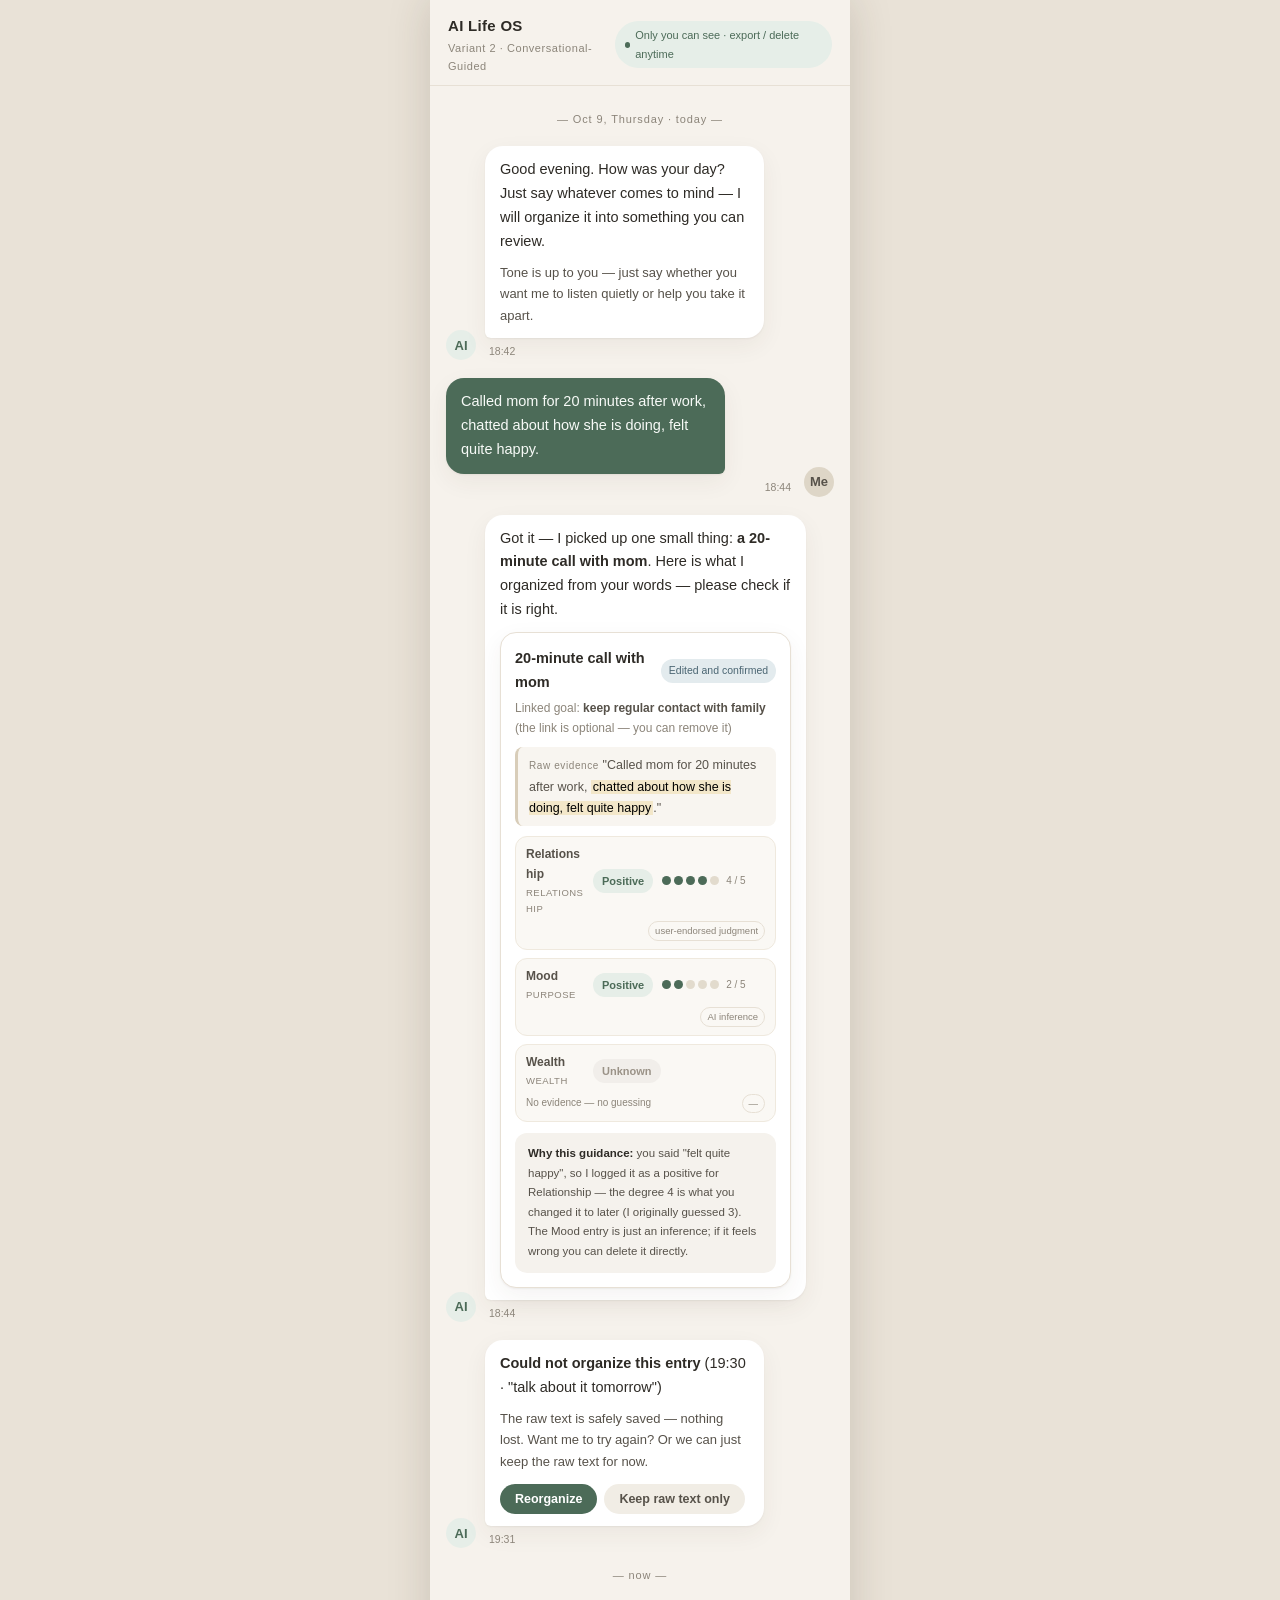
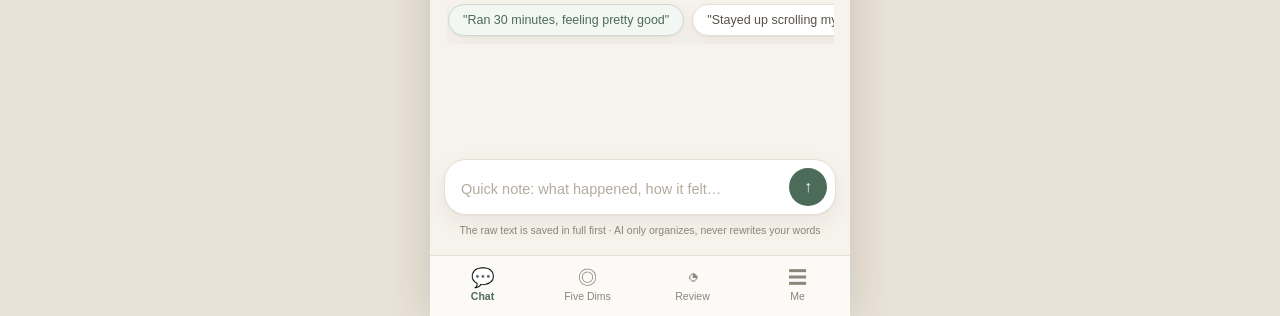
<file: docs/03-design/prototypes/variant-2/index.html>
<!DOCTYPE html>
<html lang="zh-CN">
<head>
<meta name="robots" content="noindex,nofollow">
<meta charset="UTF-8">
<meta name="viewport" content="width=device-width, initial-scale=1.0, viewport-fit=cover">
<title>AI Life OS · Variant 2 Conversational-Guided</title>
<style>
  :root{
    --bg:#F6F2EC;
    --paper:#FFFFFF;
    --ink:#2E2B26;
    --ink-soft:#57524A;
    --muted:#8C857A;
    --line:#E7E0D5;
    --green:#4C6B58;
    --green-soft:#E6EEE8;
    --clay:#B4613C;
    --clay-soft:#F6E7DE;
    --gold:#A98A3F;
    --gold-soft:#F5EEDC;
    --blue:#4A6572;
    --blue-soft:#E3EBEE;
    --danger:#A94B3C;
    --radius:18px;
    --shadow:0 1px 2px rgba(60,50,35,.06), 0 8px 24px rgba(60,50,35,.06);
    font-size:16px;
  }
  *{box-sizing:border-box;-webkit-tap-highlight-color:transparent}
  html,body{margin:0;padding:0}
  body{
    background:#E9E2D7;
    color:var(--ink);
    font-family:-apple-system,BlinkMacSystemFont,"SF Pro Text","PingFang SC","Hiragino Sans GB","Microsoft YaHei",sans-serif;
    line-height:1.65;
    display:flex;justify-content:center;
    min-height:100vh;
  }
  .phone{
    width:100%;max-width:420px;min-height:100vh;
    background:var(--bg);
    display:flex;flex-direction:column;
    position:relative;
    box-shadow:0 0 40px rgba(60,50,35,.18);
    overflow:hidden;
  }
  /* ---------- header ---------- */
  .app-header{
    padding:14px 18px 10px;
    background:rgba(246,242,236,.92);
    backdrop-filter:blur(8px);
    border-bottom:1px solid var(--line);
    position:sticky;top:0;z-index:20;
  }
  .app-header .row{display:flex;align-items:center;justify-content:space-between}
  .brand{font-size:15px;font-weight:650;letter-spacing:.02em}
  .brand small{display:block;font-size:11px;font-weight:400;color:var(--muted);letter-spacing:.05em}
  .privacy-pill{
    font-size:11px;color:var(--green);background:var(--green-soft);
    padding:5px 10px;border-radius:999px;display:flex;align-items:center;gap:5px;
  }
  .privacy-pill .dot{width:6px;height:6px;border-radius:50%;background:var(--green)}

  /* ---------- scroll area ---------- */
  .screen{
    flex:1;overflow-y:auto;padding:18px 16px 108px;
    -webkit-overflow-scrolling:touch;
  }
  .screen::-webkit-scrollbar{width:0}
  .hidden{display:none !important}

  /* ---------- chat ---------- */
  .day-divider{
    text-align:center;font-size:11px;color:var(--muted);
    margin:6px 0 18px;letter-spacing:.08em;
  }
  .msg{display:flex;margin-bottom:18px;gap:9px;align-items:flex-end}
  .msg.user{flex-direction:row-reverse}
  .msg > div{min-width:0}
  .avatar{
    width:30px;height:30px;border-radius:50%;flex:none;
    display:flex;align-items:center;justify-content:center;
    font-size:13px;font-weight:600;
  }
  .msg.ai .avatar{background:var(--green-soft);color:var(--green)}
  .msg.user .avatar{background:#DED6C7;color:var(--ink-soft)}
  .bubble{
    max-width:80%;
    padding:12px 15px;
    border-radius:var(--radius);
    font-size:14.5px;
    box-shadow:var(--shadow);
    overflow-wrap:anywhere;
  }
  .msg.ai .bubble{
    background:var(--paper);
    border-bottom-left-radius:6px;
    color:var(--ink);
  }
  .msg.user .bubble{
    background:var(--green);
    color:#F7FAF7;
    border-bottom-right-radius:6px;
  }
  .bubble p{margin:0 0 .55em}
  .bubble p:last-child{margin-bottom:0}
  .bubble .soft{color:var(--ink-soft);font-size:13px}
  .msg.user .bubble .soft{color:#D9E5DC}
  .bubble.wide{max-width:92%}

  .time-stamp{font-size:10.5px;color:var(--muted);margin-top:5px;padding:0 4px}
  .msg.user .time-stamp{text-align:right}

  /* typing dots */
  .typing{display:flex;gap:5px;padding:6px 2px}
  .typing i{
    width:7px;height:7px;border-radius:50%;background:#C9C1B3;
    animation:blink 1.2s infinite ease-in-out;
  }
  .typing i:nth-child(2){animation-delay:.18s}
  .typing i:nth-child(3){animation-delay:.36s}
  @keyframes blink{0%,80%,100%{opacity:.3;transform:translateY(0)}40%{opacity:1;transform:translateY(-3px)}}

  /* ---------- structured card inside bubble ---------- */
  .card{
    background:var(--paper);
    border:1px solid var(--line);
    border-radius:16px;
    padding:14px;
    margin-top:10px;
    box-shadow:var(--shadow);
  }
  .card-title{
    display:flex;align-items:center;justify-content:space-between;gap:8px;
    margin-bottom:2px;
  }
  .card-title b{font-size:14.5px}
  .badge{
    font-size:10.5px;padding:3px 8px;border-radius:999px;white-space:nowrap;
    background:#EFEAE1;color:var(--ink-soft);
  }
  .badge.pending{background:var(--gold-soft);color:#7C6326}
  .badge.confirmed{background:var(--green-soft);color:var(--green)}
  .badge.edited{background:var(--blue-soft);color:var(--blue)}
  .badge.deleted{background:#F2E2DE;color:var(--danger)}
  .badge.later{background:#EFEAE1;color:var(--ink-soft)}

  .quote{
    font-size:12.5px;color:var(--ink-soft);
    background:#F8F5F0;border-left:3px solid #D8CDB9;
    padding:8px 11px;border-radius:8px;margin:8px 0;
  }
  .quote .tag{
    display:inline-block;font-size:10px;letter-spacing:.06em;
    color:var(--muted);margin-bottom:3px;
  }
  .meta-line{font-size:12px;color:var(--muted);margin:4px 0}
  .meta-line b{color:var(--ink-soft);font-weight:600}

  /* impact rows */
  .impact-list{margin:10px 0 4px;display:flex;flex-direction:column;gap:8px}
  .impact-row{
    display:flex;align-items:center;gap:9px;flex-wrap:wrap;row-gap:5px;
    padding:8px 10px;border-radius:12px;background:#FAF8F4;
    border:1px solid #EFE9DE;
  }
  .impact-row .dim{
    font-size:12px;width:58px;flex:none;color:var(--ink-soft);font-weight:600;
  }
  .impact-row .dim span{display:block;font-size:9.5px;font-weight:400;color:var(--muted);letter-spacing:.05em}
  .dir-chip{
    font-size:11px;padding:3px 9px;border-radius:999px;font-weight:600;white-space:nowrap;
  }
  .dir-pos{background:var(--green-soft);color:var(--green)}
  .dir-neg{background:#F2E2DE;color:var(--danger)}
  .dir-mix{background:var(--gold-soft);color:#7C6326}
  .dir-neu{background:#EFEAE1;color:var(--ink-soft)}
  .dir-unk{background:#F1EEEA;color:#9A9287}
  .degrees{display:flex;gap:3px;align-items:center}
  .degrees i{
    width:9px;height:9px;border-radius:50%;background:#E2DBCD;display:inline-block;
  }
  .degrees i.on{background:var(--clay)}
  .degrees i.on.pos{background:var(--green)}
  .degrees .deg-label{font-size:10px;color:var(--muted);margin-left:4px}
  .epi{
    font-size:9.5px;color:var(--muted);margin-left:auto;white-space:nowrap;
    border:1px solid var(--line);padding:1px 6px;border-radius:999px;
  }

  /* card actions */
  .actions{display:flex;flex-wrap:wrap;gap:7px;margin-top:12px}
  .btn{
    border:none;border-radius:999px;padding:8px 15px;font-size:12.5px;
    font-weight:600;cursor:pointer;font-family:inherit;
    transition:transform .06s ease, opacity .15s ease;
  }
  .btn:active{transform:scale(.96)}
  .btn-primary{background:var(--green);color:#fff}
  .btn-ghost{background:#F1EDE5;color:var(--ink-soft)}
  .btn-line{background:transparent;color:var(--ink-soft);border:1px solid var(--line)}
  .btn-danger{background:transparent;color:var(--danger);border:1px solid #E5C6BF}
  .btn-done{background:var(--green-soft);color:var(--green);cursor:default}

  /* edit panel */
  .edit-panel{
    margin-top:12px;border-top:1px dashed var(--line);padding-top:12px;
  }
  .edit-hint{font-size:12px;color:var(--muted);margin:0 0 10px}
  .edit-row{margin-bottom:12px}
  .edit-row .lab{font-size:12px;font-weight:600;color:var(--ink-soft);margin-bottom:6px;display:flex;gap:8px;align-items:center}
  .seg{display:flex;gap:6px;flex-wrap:wrap}
  .seg button{
    border:1px solid var(--line);background:#fff;color:var(--ink-soft);
    font-size:11.5px;padding:5px 11px;border-radius:999px;cursor:pointer;font-family:inherit;
  }
  .seg button.sel{background:var(--green);color:#fff;border-color:var(--green)}
  .deg-picker{display:flex;gap:6px;margin-top:8px;align-items:center}
  .deg-picker button{
    width:30px;height:30px;border-radius:50%;border:1px solid var(--line);
    background:#fff;color:var(--ink-soft);font-size:12px;cursor:pointer;font-family:inherit;
  }
  .deg-picker button.sel{background:var(--clay);color:#fff;border-color:var(--clay)}
  .deg-picker .lbl{font-size:11px;color:var(--muted);margin-right:2px}

  /* suggestion chips */
  .suggest-wrap{
    display:flex;gap:8px;overflow-x:auto;padding:2px 2px 8px;
  }
  .suggest-wrap::-webkit-scrollbar{height:0}
  .chip{
    flex:none;background:var(--paper);border:1px solid var(--line);
    color:var(--ink-soft);font-size:12.5px;padding:8px 14px;border-radius:999px;
    cursor:pointer;white-space:nowrap;font-family:inherit;box-shadow:var(--shadow);
  }
  .chip:active{transform:scale(.96)}
  .chip.accent{border-color:#CBDACF;color:var(--green);background:#F2F7F3}

  /* composer */
  .composer{
    position:sticky;bottom:64px;
    background:linear-gradient(180deg, rgba(246,242,236,0), var(--bg) 30%);
    padding:10px 14px 12px;
    z-index:15;
  }
  .composer .box{
    display:flex;align-items:flex-end;gap:9px;
    background:var(--paper);border:1px solid var(--line);
    border-radius:22px;padding:8px 8px 8px 16px;box-shadow:var(--shadow);
  }
  .composer textarea{
    flex:1;border:none;outline:none;resize:none;background:transparent;
    font-family:inherit;font-size:14.5px;line-height:1.5;color:var(--ink);
    max-height:96px;padding:6px 0;
  }
  .composer textarea::placeholder{color:#B3AB9E}
  .send-btn{
    width:38px;height:38px;border-radius:50%;border:none;flex:none;
    background:var(--green);color:#fff;font-size:16px;cursor:pointer;
    display:flex;align-items:center;justify-content:center;
  }
  .send-btn:disabled{background:#C9CFC9;cursor:default}
  .composer .note{font-size:10.5px;color:var(--muted);text-align:center;margin-top:7px}

  /* ---------- bottom nav ---------- */
  .tabbar{
    position:sticky;bottom:0;z-index:25;
    display:flex;background:rgba(252,250,247,.96);
    border-top:1px solid var(--line);
    padding:8px 0 max(10px, env(safe-area-inset-bottom));
    backdrop-filter:blur(10px);
  }
  .tabbar button{
    flex:1;background:none;border:none;cursor:pointer;font-family:inherit;
    display:flex;flex-direction:column;align-items:center;gap:3px;
    color:var(--muted);font-size:10.5px;padding:4px 0;
  }
  .tabbar button .ic{font-size:19px;line-height:1}
  .tabbar button.active{color:var(--green);font-weight:600}

  /* ---------- five dimension screen ---------- */
  .screen-head{margin:2px 2px 16px}
  .screen-head h1{font-size:21px;margin:0 0 5px;letter-spacing:.01em}
  .screen-head p{margin:0;font-size:13px;color:var(--muted);line-height:1.6}
  .note-card{
    background:var(--gold-soft);border-radius:14px;padding:11px 13px;
    font-size:11.5px;color:#7C6326;margin-bottom:16px;line-height:1.6;
  }
  .dim-card{
    background:var(--paper);border-radius:16px;box-shadow:var(--shadow);
    margin-bottom:12px;overflow:hidden;border:1px solid var(--line);
  }
  .dim-card .head{
    padding:14px 15px;display:flex;align-items:center;gap:11px;cursor:pointer;
  }
  .dim-icon{
    width:38px;height:38px;border-radius:12px;flex:none;
    display:flex;align-items:center;justify-content:center;font-size:17px;
  }
  .dim-name{flex:1}
  .dim-name b{font-size:15px;display:block}
  .dim-name span{font-size:11.5px;color:var(--muted)}
  .dim-verdict{font-size:11.5px;font-weight:600;padding:4px 10px;border-radius:999px}
  .dim-body{padding:0 15px 15px;display:none}
  .dim-card.open .dim-body{display:block}
  .dim-card.open .chev{transform:rotate(180deg)}
  .chev{transition:transform .2s;color:var(--muted);font-size:12px}
  .evi{
    font-size:12px;color:var(--ink-soft);background:#FAF8F4;
    border-radius:10px;padding:9px 11px;margin-top:8px;border:1px solid #EFE9DE;
  }
  .evi .src{font-size:10.5px;color:var(--muted);margin-top:4px;display:flex;gap:8px;flex-wrap:wrap}
  .evi .src span{border:1px solid var(--line);border-radius:999px;padding:1px 7px}
  .unknown-note{font-size:12px;color:var(--muted);background:#F5F2ED;border-radius:10px;padding:10px 12px;margin-top:8px}

  /* ---------- review screen ---------- */
  .period-row{display:flex;gap:8px;margin-bottom:16px}
  .period-row button{
    flex:1;padding:11px 0;border-radius:14px;border:1px solid var(--line);
    background:var(--paper);font-family:inherit;font-size:13px;font-weight:600;
    color:var(--ink-soft);cursor:pointer;
  }
  .period-row button.sel{background:var(--green);border-color:var(--green);color:#fff}

  .rev-section{
    background:var(--paper);border-radius:16px;box-shadow:var(--shadow);
    padding:15px;margin-bottom:12px;border:1px solid var(--line);
  }
  .rev-section h3{
    margin:0 0 3px;font-size:14px;display:flex;align-items:center;gap:8px;
  }
  .rev-section h3 .step{
    width:20px;height:20px;border-radius:50%;background:var(--green-soft);
    color:var(--green);font-size:11px;display:flex;align-items:center;justify-content:center;
  }
  .kind-tag{font-size:9.5px;letter-spacing:.08em;padding:2px 8px;border-radius:999px;margin-left:auto}
  .kind-fact{background:var(--green-soft);color:var(--green)}
  .kind-guess{background:var(--gold-soft);color:#7C6326}
  .kind-theory{background:var(--blue-soft);color:var(--blue)}
  .kind-advice{background:var(--clay-soft);color:var(--clay)}
  .rev-section p{font-size:13px;margin:8px 0 0;color:var(--ink-soft);line-height:1.7}
  .fact-line{
    display:flex;gap:9px;align-items:flex-start;font-size:13px;
    padding:7px 0;border-bottom:1px dashed var(--line);
  }
  .fact-line:last-child{border-bottom:none}
  .fact-line .dot{width:6px;height:6px;border-radius:50%;background:var(--green);margin-top:8px;flex:none}
  .cite{
    font-size:10.5px;color:var(--muted);border:1px solid var(--line);
    padding:1px 7px;border-radius:999px;cursor:pointer;white-space:nowrap;background:#FAF8F4;
  }
  .goal-row{
    background:#FAF8F4;border-radius:12px;padding:11px 12px;margin-top:9px;
    font-size:12.5px;color:var(--ink-soft);border:1px solid #EFE9DE;
  }
  .goal-row b{color:var(--ink);font-size:13px}
  .tension{color:#7C6326;font-weight:600}
  .aligned{color:var(--green);font-weight:600}
  .obc{
    border:1.5px solid var(--clay);border-radius:16px;padding:15px;
    background:linear-gradient(180deg,#FBF2EC,#FFF);
  }
  .obc h3{margin:0 0 2px;color:var(--clay)}
  .obc .sub{font-size:11px;color:var(--clay);letter-spacing:.06em;margin-bottom:9px}
  .obc p{color:var(--ink)}
  .limit-list{margin:8px 0 0;padding-left:18px;font-size:12.5px;color:var(--ink-soft)}
  .limit-list li{margin-bottom:5px}
  .why-box{
    margin-top:11px;background:#F5F2ED;border-radius:12px;padding:11px 13px;
    font-size:11.5px;color:var(--ink-soft);line-height:1.7;
  }
  .why-box b{color:var(--ink)}
  .feedback-row{display:flex;flex-wrap:wrap;gap:8px;margin-top:11px}
  .fb{
    border:1px solid var(--line);background:#fff;color:var(--ink-soft);
    font-size:12px;padding:7px 13px;border-radius:999px;cursor:pointer;font-family:inherit;
  }
  .fb.sel{background:var(--green);border-color:var(--green);color:#fff}

  .quiet-end{
    text-align:center;font-size:12px;color:var(--muted);
    padding:18px 20px;background:var(--paper);border-radius:16px;
    border:1px dashed var(--line);line-height:1.8;
  }

  /* toast */
  .toast{
    position:fixed;left:50%;bottom:150px;transform:translateX(-50%) translateY(10px);
    background:rgba(46,43,38,.92);color:#fff;font-size:12.5px;
    padding:9px 18px;border-radius:999px;opacity:0;pointer-events:none;
    transition:opacity .25s ease, transform .25s ease;z-index:60;white-space:nowrap;
    max-width:86vw;overflow:hidden;text-overflow:ellipsis;
  }
  .toast.show{opacity:1;transform:translateX(-50%) translateY(0)}

  /* misc */
  .divider-soft{height:1px;background:var(--line);margin:16px 2px}
  .foot-note{font-size:11px;color:var(--muted);text-align:center;line-height:1.8;padding:6px 12px 2px}
</style>
</head>
<body>
<div class="phone">

  <header class="app-header">
    <div class="row">
      <div class="brand">AI Life OS<small>Variant 2 · Conversational-Guided</small></div>
      <div class="privacy-pill"><span class="dot"></span>Only you can see · export / delete anytime</div>
    </div>
  </header>

  <!-- ================= SCREEN 1+2: CHAT (Capture → Confirm) ================= -->
  <main class="screen" id="screen-chat">
    <div class="day-divider">— Oct 9, Thursday · today —</div>

    <div class="msg ai">
      <div class="avatar">AI</div>
      <div>
        <div class="bubble">
          <p>Good evening. How was your day? Just say whatever comes to mind — I will organize it into something you can review.</p>
          <p class="soft">Tone is up to you — just say whether you want me to listen quietly or help you take it apart.</p>
        </div>
        <div class="time-stamp">18:42</div>
      </div>
    </div>

    <div class="msg user">
      <div class="avatar">Me</div>
      <div>
        <div class="bubble">
          <p>Called mom for 20 minutes after work, chatted about how she is doing, felt quite happy.</p>
        </div>
        <div class="time-stamp">18:44</div>
      </div>
    </div>

    <div class="msg ai" id="msg-historic">
      <div class="avatar">AI</div>
      <div style="flex:1">
        <div class="bubble wide">
          <p>Got it — I picked up one small thing: <b>a 20-minute call with mom</b>. Here is what I organized from your words — please check if it is right.</p>
          <div class="card" id="card-historic">
            <div class="card-title">
              <b>20-minute call with mom</b>
              <span class="badge edited">Edited and confirmed</span>
            </div>
            <div class="meta-line">Linked goal: <b>keep regular contact with family</b> (the link is optional — you can remove it)</div>
            <div class="quote">
              <div class="tag">Raw evidence</div>
              "Called mom for 20 minutes after work, <mark style="background:#F3E7C9;padding:0 2px">chatted about how she is doing, felt quite happy</mark>."
            </div>
            <div class="impact-list">
              <div class="impact-row">
                <div class="dim">Relationship<span>RELATIONSHIP</span></div>
                <span class="dir-chip dir-pos">Positive</span>
                <div class="degrees"><i class="on pos"></i><i class="on pos"></i><i class="on pos"></i><i class="on pos"></i><i></i><span class="deg-label">4 / 5</span></div>
                <span class="epi">user-endorsed judgment</span>
              </div>
              <div class="impact-row">
                <div class="dim">Mood<span>PURPOSE</span></div>
                <span class="dir-chip dir-pos">Positive</span>
                <div class="degrees"><i class="on pos"></i><i class="on pos"></i><i></i><i></i><i></i><span class="deg-label">2 / 5</span></div>
                <span class="epi">AI inference</span>
              </div>
              <div class="impact-row">
                <div class="dim">Wealth<span>WEALTH</span></div>
                <span class="dir-chip dir-unk">Unknown</span>
                <div class="degrees"><span class="deg-label" style="margin:0">No evidence — no guessing</span></div>
                <span class="epi">—</span>
              </div>
            </div>
            <div class="why-box">
              <b>Why this guidance:</b> you said "felt quite happy", so I logged it as a positive for Relationship — the degree 4 is what you changed it to later (I originally guessed 3). The Mood entry is just an inference; if it feels wrong you can delete it directly.
            </div>
          </div>
        </div>
        <div class="time-stamp">18:44</div>
      </div>
    </div>

    <!-- failure exception state -->
    <div class="msg ai">
      <div class="avatar">AI</div>
      <div>
        <div class="bubble">
          <p><b>Could not organize this entry</b> (19:30 · "talk about it tomorrow")</p>
          <p class="soft">The raw text is safely saved — nothing lost. Want me to try again? Or we can just keep the raw text for now.</p>
          <div class="actions">
            <button class="btn btn-primary" onclick="toast('Reorganizing… (demo)')">Reorganize</button>
            <button class="btn btn-ghost" onclick="toast('Raw text kept, organization skipped')">Keep raw text only</button>
          </div>
        </div>
        <div class="time-stamp">19:31</div>
      </div>
    </div>

    <div class="day-divider">— now —</div>

    <!-- suggestion chips -->
    <div class="suggest-wrap" id="suggestWrap">
      <button class="chip accent" onclick="sendPreset('run')">"Ran 30 minutes, feeling pretty good"</button>
      <button class="chip" onclick="sendPreset('phone')">"Stayed up scrolling my phone until 1 a.m. last night"</button>
      <button class="chip" onclick="sendPreset('work')">"Worked overtime until 22:30 and finished the quarterly plan"</button>
      <button class="chip" onclick="sendPreset('none')">"Nothing special today"</button>
    </div>
  </main>

  <!-- composer (only on chat screen) -->
  <div class="composer" id="composer">
    <div class="box">
      <textarea id="captureInput" rows="1" placeholder="Quick note: what happened, how it felt…"></textarea>
      <button class="send-btn" id="sendBtn" onclick="sendFree()" aria-label="Send">↑</button>
    </div>
    <div class="note">The raw text is saved in full first · AI only organizes, never rewrites your words</div>
  </div>

  <!-- ================= SCREEN 3: FIVE DIMENSIONS ================= -->
  <main class="screen hidden" id="screen-dims">
    <div class="screen-head">
      <h1>Five-Dimension View</h1>
      <p>Each behavior maps to the five dimensions by direction and 1–5 degree. Only records <b>you have confirmed</b> are counted; where evidence is thin, it is left blank.</p>
    </div>
    <div class="note-card">
      The 1–5 here is your subjective estimate relative to your own goals, not a medical number. Each dimension is judged independently — no summing, no ranking, no total score. Tap to see the basis.
    </div>

    <div class="dim-card open" onclick="toggleDim(this,event)">
      <div class="head">
        <div class="dim-icon" style="background:var(--green-soft)">🏃</div>
        <div class="dim-name"><b>Health</b><span>Health · 3 confirmed records this week</span></div>
        <div class="dim-verdict" style="background:var(--green-soft);color:var(--green)">Leans supportive</div>
        <div class="chev">▾</div>
      </div>
      <div class="dim-body">
        <div class="impact-row" style="margin-bottom:2px">
          <div class="dim">Positive<span>DEGREE</span></div>
          <div class="degrees"><i class="on pos"></i><i class="on pos"></i><i class="on pos"></i><i class="on pos"></i><i></i><span class="deg-label">Mostly 3–4</span></div>
        </div>
        <div class="evi">
          "Ran 30 minutes, feeling pretty good"→ Positive 4
          <div class="src"><span>10-09 run record</span><span>self-reported</span></div>
        </div>
        <div class="evi">
          "Stayed up scrolling my phone until 1 a.m. last night"→ Mixed: relaxation positive 1 / sleep negative 3
          <div class="src"><span>10-09 late-night record</span><span>self-reported · mixed sides recorded separately</span></div>
        </div>
        <div class="unknown-note">Diet and weight: no records this period — no judgment made.</div>
      </div>
    </div>

    <div class="dim-card" onclick="toggleDim(this,event)">
      <div class="head">
        <div class="dim-icon" style="background:var(--blue-soft)">⏱</div>
        <div class="dim-name"><b>Time</b><span>Time · 2 confirmed records this week</span></div>
        <div class="dim-verdict" style="background:#F2E2DE;color:var(--danger)">Leans draining</div>
        <div class="chev">▾</div>
      </div>
      <div class="dim-body">
        <div class="evi">
          "Worked overtime until 22:30 and finished the quarterly plan"→ Mixed: focused output positive 2 / free time negative 4
          <div class="src"><span>10-09 overtime record</span><span>self-reported · mixed sides recorded separately</span></div>
        </div>
        <div class="evi">
          "Stayed up scrolling my phone until 1 a.m. last night"→ negative 2 (crowded out sleep time)
          <div class="src"><span>10-09 late-night record</span></div>
        </div>
      </div>
    </div>

    <div class="dim-card" onclick="toggleDim(this,event)">
      <div class="head">
        <div class="dim-icon" style="background:var(--clay-soft)">💛</div>
        <div class="dim-name"><b>Relationship</b><span>Relationship · 2 confirmed records this week</span></div>
        <div class="dim-verdict" style="background:var(--green-soft);color:var(--green)">Leans supportive</div>
        <div class="chev">▾</div>
      </div>
      <div class="dim-body">
        <div class="evi">
          "20-minute call with mom, chatting about how she is doing"→ Positive 4
          <div class="src"><span>10-09 call record</span><span>user-revised (AI original 3)</span></div>
        </div>
        <div class="evi">
          "Had dinner with a colleague on Friday"→ Positive 2
          <div class="src"><span>10-04 record</span></div>
        </div>
      </div>
    </div>

    <div class="dim-card" onclick="toggleDim(this,event)">
      <div class="head">
        <div class="dim-icon" style="background:var(--gold-soft)">💰</div>
        <div class="dim-name"><b>Wealth</b><span>Wealth · 1 confirmed record this week</span></div>
        <div class="dim-verdict" style="background:#EFEAE1;color:var(--ink-soft)">Unclear</div>
        <div class="chev">▾</div>
      </div>
      <div class="dim-body">
        <div class="evi">
          "Worked overtime until 22:30 and finished the quarterly plan"→ positive 2 (slightly related to the quarterly bonus goal — AI inference)
          <div class="src"><span>10-09 overtime record</span><span>AI inference · endorsed by you</span></div>
        </div>
        <div class="unknown-note">Spending and savings: no records this period — no trend can be judged. No guessing.</div>
      </div>
    </div>

    <div class="dim-card" onclick="toggleDim(this,event)">
      <div class="head">
        <div class="dim-icon" style="background:#EDE6F1">🌱</div>
        <div class="dim-name"><b>Purpose</b><span>Purpose · 1 confirmed record this week</span></div>
        <div class="dim-verdict" style="background:#EFEAE1;color:var(--ink-soft)">Too few records</div>
        <div class="chev">▾</div>
      </div>
      <div class="dim-body">
        <div class="unknown-note">There is only one indirect piece of evidence this week — not enough to talk about "sense of direction". It can wait; I will not make a thing of it in the review either.</div>
      </div>
    </div>

    <div class="foot-note">Data source: confirmed records only · AI candidates not counted<br>Long-press an entry to go back to its raw evidence</div>
  </main>

  <!-- ================= SCREEN 4: REVIEW ================= -->
  <main class="screen hidden" id="screen-review">
    <div class="screen-head">
      <h1>Review</h1>
      <p>Starts only when you open it. The whole thing is like a conversation — you can say "stop here" at any time.</p>
    </div>

    <!-- step 0: choose period -->
    <div id="rev-step0">
      <div class="period-row">
        <button class="sel" onclick="pickPeriod(this,'today')">Today</button>
        <button onclick="pickPeriod(this,'week')">This week</button>
        <button onclick="pickPeriod(this,'custom')">Custom period</button>
      </div>
      <div class="msg ai">
        <div class="avatar">AI</div>
        <div>
          <div class="bubble">
            <p>How would you like to review this week? I can walk you through a round, or say nothing and just show you the facts.</p>
            <div class="actions">
              <button class="btn btn-primary" onclick="startReview('guided')">Walk me through it</button>
              <button class="btn btn-ghost" onclick="startReview('facts')">Just the facts</button>
              <button class="btn btn-line" onclick="startReview('none')">Not in the mood for a review today</button>
            </div>
          </div>
          <div class="time-stamp">20:10</div>
        </div>
      </div>
      <div class="quiet-end">
        No reminders, no nagging. Last review was Oct 6 (this week).
      </div>
    </div>

    <!-- review conversation stream -->
    <div id="rev-stream" class="hidden"></div>
  </main>

  <!-- ================= tabbar ================= -->
  <nav class="tabbar">
    <button class="active" data-tab="chat" onclick="switchTab('chat',this)">
      <span class="ic">💬</span><span>Chat</span>
    </button>
    <button data-tab="dims" onclick="switchTab('dims',this)">
      <span class="ic">◎</span><span>Five Dims</span>
    </button>
    <button data-tab="review" onclick="switchTab('review',this)">
      <span class="ic">◔</span><span>Review</span>
    </button>
    <button data-tab="me" onclick="switchTab('me',this)">
      <span class="ic">☰</span><span>Me</span>
    </button>
  </nav>

  <div class="toast" id="toast"></div>
</div>

<script>
/* ============================================================
   AI Life OS · Variant 2 Conversational-Guided prototype
   All state is front-end demo data, no network requests
   ============================================================ */

const $ = (s, r) => (r || document).querySelector(s);
const $$ = (s, r) => Array.from((r || document).querySelectorAll(s));

/* ---------- toast ---------- */
let toastTimer = null;
function toast(msg){
  const t = $('#toast');
  t.textContent = msg;
  t.classList.add('show');
  clearTimeout(toastTimer);
  toastTimer = setTimeout(() => t.classList.remove('show'), 1900);
}

/* ---------- tabs ---------- */
function switchTab(tab, btn){
  if(tab === 'me'){
    toast('Demo prototype: the export / delete entry lives under "Me"');
    return;
  }
  $$('.tabbar button').forEach(b => b.classList.remove('active'));
  if(btn) btn.classList.add('active');
  $('#screen-chat').classList.toggle('hidden', tab !== 'chat');
  $('#screen-dims').classList.toggle('hidden', tab !== 'dims');
  $('#screen-review').classList.toggle('hidden', tab !== 'review');
  $('#composer').classList.toggle('hidden', tab !== 'chat');
  const screen = tab === 'chat' ? $('#screen-chat') : tab === 'dims' ? $('#screen-dims') : $('#screen-review');
  screen.scrollTop = (tab === 'chat') ? screen.scrollHeight : 0;
}

/* ---------- chat helpers ---------- */
function scrollChat(){
  const s = $('#screen-chat');
  s.scrollTo({ top: s.scrollHeight, behavior: 'smooth' });
}
function addUserMsg(text){
  const now = timeNow();
  const div = document.createElement('div');
  div.className = 'msg user';
  div.innerHTML = `
    <div class="avatar">Me</div>
    <div>
      <div class="bubble"><p>${escapeHtml(text)}</p></div>
      <div class="time-stamp">${now}</div>
    </div>`;
  $('#screen-chat').appendChild(div);
  scrollChat();
}
function addAiMsg(html, wide){
  const now = timeNow();
  const div = document.createElement('div');
  div.className = 'msg ai';
  div.innerHTML = `
    <div class="avatar">AI</div>
    <div style="flex:1">
      <div class="bubble ${wide ? 'wide' : ''}">${html}</div>
      <div class="time-stamp">${now}</div>
    </div>`;
  $('#screen-chat').appendChild(div);
  scrollChat();
  return div;
}
function showTyping(){
  return addAiMsg('<div class="typing"><i></i><i></i><i></i></div>');
}
function timeNow(){
  const d = new Date();
  return String(d.getHours()).padStart(2,'0') + ':' + String(d.getMinutes()).padStart(2,'0');
}
function escapeHtml(s){
  return s.replace(/[&<>"']/g, c => ({'&':'&amp;','<':'&lt;','>':'&gt;','"':'&quot;',"'":'&#39;'}[c]));
}

/* ---------- presets (realistic demo captures) ---------- */
const PRESETS = {
  run: {
    text: 'Ran 30 minutes, feeling pretty good',
    behavior: 'Ran 30 minutes',
    goal: 'Linked goal: exercise 3× per week (2nd time this week)',
    dims: [
      { name:'Health', en:'HEALTH', dir:'pos', deg:4, epi:'self-reported', note:'"feeling pretty good" is the direct basis' },
      { name:'Time', en:'TIME',   dir:'unk', deg:0, epi:'—', note:'No evidence — no guessing' },
      { name:'Wealth', en:'WEALTH', dir:'unk', deg:0, epi:'—', note:'No evidence — no guessing' },
      { name:'Relationship', en:'RELATION', dir:'unk', deg:0, epi:'—', note:'No evidence — no guessing' },
      { name:'Purpose', en:'PURPOSE', dir:'pos', deg:2, epi:'AI inference', note:'consistent with the "stay energetic" direction — not confident' }
    ],
    intro: 'Got it. I split this into one behavior: <b>ran 30 minutes</b>. Please check whether I understood it correctly.'
  },
  phone: {
    text: 'Stayed up scrolling my phone until 1 a.m. last night',
    behavior: 'Stayed up scrolling my phone (about 2 hours)',
    goal: 'Not linked to a goal',
    dims: [
      { name:'Health', en:'HEALTH', dir:'mix', pdeg:1, ndeg:3, epi:'self-reported', note:'Mixed: relaxation positive 1 / sleep negative 3 — the two sides are recorded separately, not netted' },
      { name:'Time', en:'TIME',   dir:'neg', deg:2, epi:'AI inference', note:'crowded out sleep time' },
      { name:'Wealth', en:'WEALTH', dir:'unk', deg:0, epi:'—', note:'No evidence — no guessing' },
      { name:'Relationship', en:'RELATION', dir:'unk', deg:0, epi:'—', note:'No evidence — no guessing' },
      { name:'Purpose', en:'PURPOSE', dir:'unk', deg:0, epi:'—', note:'No evidence — no guessing' }
    ],
    intro: 'Hmm, noted. This one has two sides for Health — I record the positive and negative sides separately, no adding or subtracting.'
  },
  work: {
    text: 'Worked overtime until 22:30 and finished the quarterly plan',
    behavior: 'Overtime to finish the quarterly plan',
    goal: 'Linked goal: land the Q4 quarterly plan',
    dims: [
      { name:'Time', en:'TIME',   dir:'mix', pdeg:2, ndeg:4, epi:'self-reported', note:'Mixed: focused output positive 2 / free time negative 4' },
      { name:'Wealth', en:'WEALTH', dir:'pos', deg:2, epi:'AI inference', note:'slightly related to the quarterly bonus goal — not confident' },
      { name:'Health', en:'HEALTH', dir:'unk', deg:0, epi:'—', note:'You did not mention any physical feeling — no guessing' },
      { name:'Relationship', en:'RELATION', dir:'unk', deg:0, epi:'—', note:'No evidence — no guessing' },
      { name:'Purpose', en:'PURPOSE', dir:'unk', deg:0, epi:'—', note:'No evidence — no guessing' }
    ],
    intro: 'Good work. This one has two sides for Time — I record "finishing the plan" and "losing the evening" separately.'
  },
  none: {
    text: 'Nothing special today',
    behavior: '',
    goal: '',
    dims: [],
    intro: 'OK, that is that. An ordinary day is still a real day — I just archive the raw text and do not force a conclusion.',
    empty: true
  }
};

/* generic fallback for free text */
function buildGeneric(text){
  return {
    text,
    behavior: text.length > 14 ? text.slice(0, 14) + '…' : text,
    goal: 'Not linked to a goal',
    dims: [
      { name:'Health', en:'HEALTH', dir:'unk', deg:0, epi:'—', note:'Not enough basis — stays unknown' },
      { name:'Time', en:'TIME',   dir:'unk', deg:0, epi:'—', note:'Not enough basis — stays unknown' },
      { name:'Wealth', en:'WEALTH', dir:'unk', deg:0, epi:'—', note:'Not enough basis — stays unknown' },
      { name:'Relationship', en:'RELATION', dir:'unk', deg:0, epi:'—', note:'Not enough basis — stays unknown' },
      { name:'Purpose', en:'PURPOSE', dir:'unk', deg:0, epi:'—', note:'Not enough basis — stays unknown' }
    ],
    intro: 'I saved the full raw text first. From this passage I can only be sure of one thing: <b>' + escapeHtml(text.length > 14 ? text.slice(0,14)+'…' : text) + '</b>. The basis for five-dimension impacts is not enough yet, so I marked them all "unknown" — you can fill them in anytime.'
  };
}

/* ---------- render structured card ---------- */
const DIR_LABEL = { pos:'Positive', neg:'Negative', mix:'Mixed', neu:'Neutral', unk:'Unknown' };
function degreesHtml(dir, deg, pdeg, ndeg, mod){
  if(dir === 'unk' || dir === 'neu'){
    return '<div class="degrees"><span class="deg-label" style="margin:0">' +
      (dir === 'unk' ? 'No evidence — no guessing' : 'explicitly stated: no clear impact') + '</span></div>';
  }
  if(dir === 'mix'){
    let h = '<div class="degrees">';
    h += '<span class="deg-label" style="margin:0 2px 0 0">Pos</span>';
    for(let i=1;i<=5;i++) h += `<i class="${i<=pdeg?'on pos':''}"></i>`;
    h += '<span class="deg-label" style="margin:0 6px 0 3px">'+pdeg+'</span>';
    h += '<span class="deg-label" style="margin:0 2px 0 0">Neg</span>';
    for(let i=1;i<=5;i++) h += `<i class="${i<=ndeg?'on':''}"></i>`;
    h += '<span class="deg-label" style="margin-left:3px">'+ndeg+'</span></div>';
    return h;
  }
  let h = '<div class="degrees">';
  for(let i=1;i<=5;i++) h += `<i class="${i<=deg?(dir==='pos'?'on pos':'on'):''}"></i>`;
  h += `<span class="deg-label">${deg} / 5</span></div>`;
  return h;
}
function cardHtml(data, id){
  let rows = '';
  data.dims.forEach((d, idx) => {
    rows += `
      <div class="impact-row" data-dim="${idx}">
        <div class="dim">${d.name}<span>${d.en}</span></div>
        <span class="dir-chip dir-${d.dir}">${DIR_LABEL[d.dir]}</span>
        ${degreesHtml(d.dir, d.deg, d.pdeg, d.ndeg)}
        <span class="epi">${d.epi}</span>
      </div>`;
  });
  return `
    <div class="card" id="${id}">
      <div class="card-title">
        <b>${escapeHtml(data.behavior)}</b>
        <span class="badge pending">Pending</span>
      </div>
      <div class="meta-line">${escapeHtml(data.goal)}</div>
      <div class="quote">
        <div class="tag">Raw evidence (the original Capture, never rewritten)</div>
        "${escapeHtml(data.text)}"
      </div>
      <div class="impact-list">${rows}</div>
      <div class="why-box"><b>Why this guidance:</b> I map only from the basis in your own words; the few marked "AI inference" are just candidates, and whether you confirm them or not does not make them objective fact. Dimensions with no basis stay "unknown".</div>
      <div class="actions">
        <button class="btn btn-primary" onclick="confirmCard('${id}')">Confirm</button>
        <button class="btn btn-ghost" onclick="openEdit('${id}', ${JSON.stringify(data).replace(/"/g,'&quot;')})">Edit</button>
        <button class="btn btn-line" onclick="laterCard('${id}')">Handle later</button>
        <button class="btn btn-danger" onclick="deleteCard('${id}')">Delete</button>
      </div>
    </div>`;
}
function emptyCardHtml(data, id){
  return `
    <div class="card" id="${id}">
      <div class="card-title">
        <b>Keep raw text only</b>
        <span class="badge confirmed">Archived</span>
      </div>
      <div class="quote">
        <div class="tag">Original Capture</div>
        "${escapeHtml(data.text)}"
      </div>
      <div class="meta-line">No confirmable fact was extracted, and no impact analysis is done. This is not a failure — just nothing to note today.</div>
      <div class="actions">
        <button class="btn btn-ghost" onclick="toast('Removed from the archive (demo)')">Delete raw text</button>
        <button class="btn btn-line" onclick="toast('OK, keep the raw text')">Got it</button>
      </div>
    </div>`;
}

/* ---------- card interactions ---------- */
function setBadge(card, cls, text){
  const b = $('.badge', card);
  b.className = 'badge ' + cls;
  b.textContent = text;
}
function confirmCard(id){
  const card = document.getElementById(id);
  if(!card || card.dataset.state === 'deleted') return;
  card.dataset.state = 'confirmed';
  setBadge(card, 'confirmed', 'Confirmed · counts in long-term analysis');
  const acts = $('.actions', card);
  acts.innerHTML = `
    <button class="btn btn-done" disabled>✓ Confirmed</button>
    <button class="btn btn-line" onclick="openEditFromState('${id}')">Still want to change it</button>
    <button class="btn btn-danger" onclick="deleteCard('${id}')">Delete</button>`;
  toast('Saved as a trusted fact (AI original values still traceable)');
}
function laterCard(id){
  const card = document.getElementById(id);
  if(!card || card.dataset.state === 'deleted') return;
  card.dataset.state = 'later';
  setBadge(card, 'later', 'Pending · handle later');
  toast('Put back under "pending" — no nagging');
}
function deleteCard(id){
  const card = document.getElementById(id);
  if(!card) return;
  if(card.dataset.confirmDelete === '1'){
    card.dataset.state = 'deleted';
    setBadge(card, 'deleted', 'Deleted · excluded from all analysis');
    card.style.opacity = '.55';
    $('.actions', card).innerHTML = `
      <button class="btn btn-done" disabled>Deleted</button>
      <button class="btn btn-line" onclick="toast('Deletion cannot be undone (demo)')">Undo must happen within 24 hours</button>`;
    toast('Deleted. This entry will not appear in the review again');
  } else {
    card.dataset.confirmDelete = '1';
    toast('Tap "Delete" once more to confirm: this entry will not enter long-term analysis');
  }
}

/* edit panel: direction + degree per dimension */
function openEdit(id, data){
  renderEdit(id, data, JSON.parse(JSON.stringify(data.dims)));
}
function openEditFromState(id){
  const card = document.getElementById(id);
  const data = card._data || buildGeneric('(saved entry)');
  renderEdit(id, data, JSON.parse(JSON.stringify(data.dims || [])));
}
function renderEdit(id, data, draft){
  const card = document.getElementById(id);
  card._data = data;
  card._draft = draft;
  let old = $('.edit-panel', card);
  if(old) old.remove();
  const panel = document.createElement('div');
  panel.className = 'edit-panel';
  let html = '<p class="edit-hint">Edit direction and degree item by item; if unsure, choose "unknown". The five "unknown" values do not all need handling. Edits save only your version — the AI original values are kept.</p>';
  draft.forEach((d, idx) => {
    html += `
      <div class="edit-row" data-idx="${idx}">
        <div class="lab">${d.name} <span class="epi" style="margin-left:auto">AI original: ${DIR_LABEL[d.dir]}${d.dir==='mix'?'('+d.pdeg+'/'+d.ndeg+')':(d.dir==='unk'||d.dir==='neu'?'':' '+d.deg)}</span></div>
        <div class="seg">
          ${['pos','neg','mix','neu','unk'].map(k =>
            `<button class="${d.dir===k?'sel':''}" onclick="editDir(${idx},'${k}',this)">${DIR_LABEL[k]}</button>`).join('')}
        </div>
        <div class="deg-picker" data-deg="${idx}">
          ${degPickerHtml(d)}
        </div>
      </div>`;
  });
  html += `
    <div class="actions">
      <button class="btn btn-primary" onclick="saveEdit('${id}')">Save revision</button>
      <button class="btn btn-ghost" onclick="cancelEdit('${id}')">Cancel</button>
    </div>`;
  panel.innerHTML = html;
  card.appendChild(panel);
  panel.scrollIntoView({ behavior:'smooth', block:'center' });
}
function degPickerHtml(d){
  if(d.dir === 'unk') return '<span class="deg-label" style="margin:0">Unknown · no degree</span>';
  if(d.dir === 'neu') return '<span class="deg-label" style="margin:0">Neutral · degree left blank</span>';
  if(d.dir === 'mix'){
    let h = '<span class="lbl">Pos</span>';
    for(let i=1;i<=5;i++) h += `<button class="${d.pdeg===i?'sel':''}" onclick="editDeg(${d._i!==undefined?d._i:''},'pdeg',${i},this)">${i}</button>`;
    h += '<span class="lbl" style="margin-left:6px">Neg</span>';
    for(let i=1;i<=5;i++) h += `<button class="${d.ndeg===i?'sel':''}" onclick="editDeg(${d._i!==undefined?d._i:''},'ndeg',${i},this)">${i}</button>`;
    return h;
  }
  let h = '<span class="lbl">Degree</span>';
  for(let i=1;i<=5;i++) h += `<button class="${d.deg===i?'sel':''}" onclick="editDeg(${d._i!==undefined?d._i:''},'deg',${i},this)">${i}</button>`;
  return h;
}
function editDir(idx, dir, btn){
  const card = btn.closest('.card');
  const d = card._draft[idx];
  d.dir = dir;
  if(dir === 'pos' && !d.deg) d.deg = 3;
  if(dir === 'neg' && !d.deg) d.deg = 3;
  if(dir === 'mix'){ if(!d.pdeg) d.pdeg = 2; if(!d.ndeg) d.ndeg = 2; }
  $$('.seg button', btn.parentElement).forEach(b => b.classList.remove('sel'));
  btn.classList.add('sel');
  const dp = $(`.deg-picker[data-deg="${idx}"]`, card);
  dp.innerHTML = degPickerHtml(Object.assign(d, { _i: idx }));
}
function editDeg(idx, key, val, btn){
  const card = btn.closest('.card');
  const row = btn.closest('.edit-row');
  const i = row.dataset.idx;
  card._draft[i][key] = val;
  $$('button', btn.parentElement).forEach(b => b.classList.remove('sel'));
  btn.classList.add('sel');
}
function saveEdit(id){
  const card = document.getElementById(id);
  const data = card._data;
  data.dims = card._draft;
  const badgeHtml = 'Edited · your version';
  // rebuild impact rows in place
  const list = $('.impact-list', card);
  list.innerHTML = data.dims.map((d, idx) => `
      <div class="impact-row">
        <div class="dim">${d.name}<span>${d.en}</span></div>
        <span class="dir-chip dir-${d.dir}">${DIR_LABEL[d.dir]}</span>
        ${degreesHtml(d.dir, d.deg, d.pdeg, d.ndeg)}
        <span class="epi">user-revised values</span>
      </div>`).join('');
  setBadge(card, 'edited', badgeHtml);
  $('.why-box', card).innerHTML = '<b>Why this guidance:</b> saved according to your revision. The AI original values are kept in the revision history for comparison anytime; confirmation status and "whether it is objective fact" are two different things.';
  const acts = $('.actions', card);
  acts.innerHTML = `
    <button class="btn btn-primary" onclick="confirmCard('${id}')">Confirm revision</button>
    <button class="btn btn-line" onclick="toast('AI original values: see revision history (demo)')">See AI original values</button>
    <button class="btn btn-danger" onclick="deleteCard('${id}')">Delete</button>`;
  $('.edit-panel', card)?.remove();
  card.dataset.state = 'edited';
  toast('Revision saved — reopening will show exactly what you see now');
}
function cancelEdit(id){
  const card = document.getElementById(id);
  $('.edit-panel', card)?.remove();
  toast('Canceled, nothing changed');
}

/* ---------- send flows ---------- */
function sendPreset(key){
  const data = PRESETS[key];
  addUserMsg(data.text);
  respondWith(data);
}
function sendFree(){
  const input = $('#captureInput');
  const text = input.value.trim();
  if(!text){ toast('Write something before saving'); return; }
  input.value = '';
  input.style.height = 'auto';
  addUserMsg(text);
  respondWith(buildGeneric(text));
}
function respondWith(data){
  const typing = showTyping();
  setTimeout(() => {
    typing.remove();
    const id = 'card-' + Date.now();
    if(data.empty){
      addAiMsg(`<p>${data.intro}</p>${emptyCardHtml(data, id)}`, true);
    } else {
      addAiMsg(`<p>${data.intro}</p>${cardHtml(data, id)}`, true);
      const card = document.getElementById(id);
      card._data = data;
    }
  }, 850);
}

/* composer textarea auto-grow */
$('#captureInput').addEventListener('input', function(){
  this.style.height = 'auto';
  this.style.height = Math.min(this.scrollHeight, 96) + 'px';
});
$('#captureInput').addEventListener('keydown', function(e){
  if(e.key === 'Enter' && !e.shiftKey){ e.preventDefault(); sendFree(); }
});

/* ============================================================
   FIVE DIMENSIONS
   ============================================================ */
function toggleDim(card, e){
  if(e.target.closest('.evi')) { toast('Jumped to the original Capture (demo)'); return; }
  card.classList.toggle('open');
}

/* ============================================================
   REVIEW (guided conversation)
   ============================================================ */
function pickPeriod(btn, period){
  $$('#rev-step0 .period-row button').forEach(b => b.classList.remove('sel'));
  btn.classList.add('sel');
  if(period === 'custom') toast('Fixed to this week in the demo (10/06 – 10/09)');
}

function revMsg(role, html, cls){
  const stream = $('#rev-stream');
  const div = document.createElement('div');
  div.className = 'msg ' + role;
  div.innerHTML = role === 'ai'
    ? `<div class="avatar">AI</div><div style="flex:1"><div class="bubble wide">${html}</div><div class="time-stamp">${timeNow()}</div></div>`
    : `<div class="avatar">Me</div><div><div class="bubble">${html}</div><div class="time-stamp">${timeNow()}</div></div>`;
  if(cls) div.classList.add(cls);
  stream.appendChild(div);
  setTimeout(() => div.scrollIntoView({ behavior:'smooth', block:'end' }), 30);
  return div;
}

function startReview(mode){
  if(mode === 'none'){
    $('#rev-step0').classList.add('hidden');
    const s = $('#rev-stream');
    s.classList.remove('hidden');
    revMsg('ai', `<p>OK, no review for today then.</p>
      <p class="soft">No to-dos left behind, no reminders. Just open it again whenever you want to talk.</p>
      <div class="actions"><button class="btn btn-ghost" onclick="resetReview()">Back</button></div>`);
    return;
  }
  $('#rev-step0').classList.add('hidden');
  const s = $('#rev-stream');
  s.classList.remove('hidden');

  revMsg('user', `<p>${mode === 'facts' ? 'Just show me the facts.' : 'Walk me through it.'}</p>`);

  const typing = revMsg('ai', '<div class="typing"><i></i><i></i><i></i></div>');
  setTimeout(() => {
    typing.remove();

    /* 1. What happened (facts) */
    revMsg('ai', `
      <p>OK. We will take it slow, one small piece at a time.</p>
      <div class="rev-section">
        <h3><span class="step">1</span>What happened<span class="kind-tag kind-fact">Confirmed fact</span></h3>
        <p>You confirmed 4 records this week, each clickable back to the raw text:</p>
        <div class="fact-line"><span class="dot"></span><span>Ran 30 minutes (2nd time)</span><span class="cite" onclick="toast('Jump to the 10-09 original Capture')">Evidence ↗</span></div>
        <div class="fact-line"><span class="dot"></span><span>20-minute call with mom</span><span class="cite" onclick="toast('Jump to the 10-09 original Capture')">Evidence ↗</span></div>
        <div class="fact-line"><span class="dot"></span><span>Stayed up scrolling my phone until 1 a.m.</span><span class="cite" onclick="toast('Jump to the 10-09 original Capture')">Evidence ↗</span></div>
        <div class="fact-line"><span class="dot"></span><span>Overtime to finish the quarterly plan</span><span class="cite" onclick="toast('Jump to the 10-09 original Capture')">Evidence ↗</span></div>
      </div>`);

    if(mode === 'facts'){
      setTimeout(() => {
        revMsg('ai', `
          <p>That is all the facts. The rest (guesses, theory, advice) is skipped this time.</p>
          <div class="actions">
            <button class="btn btn-primary" onclick="obcStep('skip')">OK, finish</button>
            <button class="btn btn-ghost" onclick="resetReview()">Take another look</button>
          </div>`);
      }, 700);
      return;
    }

    /* 2. Progress and deviations */
    setTimeout(() => {
      revMsg('ai', `
        <div class="rev-section">
          <h3><span class="step">2</span>Progress & deviations<span class="kind-tag kind-fact">Computable</span></h3>
          <div class="goal-row">
            <b>Goal: exercise 3× per week</b><br>
            2 records this week <span class="tension">· a bit of tension with the goal</span><br>
            <span style="color:var(--muted);font-size:11.5px">Basis: 10-04 and 10-09, two confirmed exercise records</span>
          </div>
          <div class="goal-row">
            <b>Goal: keep regular contact with family</b><br>
            1 call this week <span class="aligned">· consistent with the goal</span><br>
            <span style="color:var(--muted);font-size:11.5px">Basis: the 10-09 call record</span>
          </div>
          <p class="soft">There is no sleep goal set, so I do not count it as progress.</p>
        </div>`);
    }, 1600);

    /* 3. Possible patterns (guesses) */
    setTimeout(() => {
      revMsg('ai', `
        <div class="rev-section">
          <h3><span class="step">3</span>Possible patterns<span class="kind-tag kind-guess">Guess · not a fact</span></h3>
          <p>There were two evenings "fully booked" this week — one from overtime, one from phone scrolling — and the next-day exercise was canceled both times. <b>This is only my guess:</b> losing control of the evening may be why the exercise plan got interrupted, or it may just be coincidence.</p>
          <div class="actions">
            <button class="btn btn-ghost" onclick="toast('OK, that guess is withdrawn')">Not quite</button>
            <button class="btn btn-line" onclick="toast('Guess noted (this review only)')">Makes some sense</button>
            <button class="btn btn-line" onclick="toast('Guess skipped')">Skip</button>
          </div>
        </div>`);
    }, 2500);

    /* 4. Theory perspective */
    setTimeout(() => {
      revMsg('ai', `
        <div class="rev-section">
          <h3><span class="step">4</span>Theory perspective<span class="kind-tag kind-theory">Citation · verifiable</span></h3>
          <p>The BJ Fogg behavior model (Tiny Habits, 2019) proposes: behavior = motivation × ability × prompt. When motivation is low, shrinking the action and making the prompt obvious works better than "trying harder".</p>
          <p class="soft">Boundary: this is a general theory about habit building, not a diagnosis of you. Only you know your real situation.</p>
          <div class="actions"><button class="btn btn-line" onclick="toast('Source: Fogg, B. J. (2019). Tiny Habits. Houghton Mifflin Harcourt. ISBN 978-0358003328')">View source</button></div>
        </div>`);
    }, 3400);

    /* 5. ONE BIG CHANGE prompt */
    setTimeout(() => {
      revMsg('ai', `
        <p>Almost done. Want to make a change this week? — <b>not wanting to change is completely fine — then this is just a review</b>.</p>
        <div class="actions">
          <button class="btn btn-primary" onclick="obcStep('want')">There is one I want to change</button>
          <button class="btn btn-ghost" onclick="obcStep('skip')">Just review this time</button>
          <button class="btn btn-line" onclick="obcStep('skip')">No advice needed</button>
        </div>`);
    }, 4300);
  }, 900);
}

function obcStep(mode){
  const stream = $('#rev-stream');
  if(mode === 'skip'){
    revMsg('user', '<p>Just review this time.</p>');
    setTimeout(() => {
      revMsg('ai', `
        <p>OK, that is it for now. You logged 4 entries this week — being able to look back is itself something.</p>
        <div class="quiet-end">
          This review: <b>zero suggestions</b> · no to-dos created · no background follow-ups<br>
          If you want to browse this week five-dimension summary, take your time on the "Five Dims" screen.
        </div>
        <div class="actions">
          <button class="btn btn-ghost" onclick="switchTab('dims', document.querySelector('[data-tab=dims]'))">See the five-dimension view</button>
          <button class="btn btn-line" onclick="resetReview()">Finish</button>
        </div>`);
    }, 600);
    return;
  }
  revMsg('user', '<p>There is one I want to change — want to hear it?</p>');
  setTimeout(() => {
    revMsg('ai', `
      <div class="obc">
        <h3>ONE BIG CHANGE</h3>
        <div class="sub">Zero or one · your call</div>
        <p><b>Shrink the first step of the weekly exercise to "put on your running shoes and step out the door".</b></p>
        <p class="soft">Reason summary: this week the exercise gap shows up on "fully booked" evenings; motivation is not the problem (you ran happily both times) — the hurdle is getting started. This is only a candidate, not a command.</p>
        <div class="actions">
          <button class="btn btn-primary" onclick="obcResolve('accept')">Accept</button>
          <button class="btn btn-ghost" onclick="obcResolve('edit')">Change it a bit</button>
          <button class="btn btn-line" onclick="obcResolve('reject')">Not this one</button>
        </div>
      </div>
      <div class="why-box">
        <b>Why this guidance:</b> this time I used "gentle + break down one step". Basis: current willingness (you chose to change), goal version (3× per week, unchanged), confirmed pattern (evenings fully booked). You did not ask for direct pushing, so I did not use it.
      </div>`);
  }, 600);
}

function obcResolve(action){
  if(action === 'accept'){
    revMsg('user', '<p>OK, this one.</p>');
    setTimeout(() => feedbackStep('Noted: <b>putting on your running shoes and stepping out the door counts as done</b>. Not a task — just a small experiment you picked. You can stop whenever.'), 600);
  } else if(action === 'edit'){
    revMsg('user', '<p>A change: how about "take a 15-minute walk before dinner" instead?</p>');
    setTimeout(() => {
      revMsg('ai', '<p>Sure, I will record your version: <b>a 15-minute walk before dinner</b>. Your rewrite becomes the official version; my original suggestion stays in the revision record.</p>');
      setTimeout(() => feedbackStep('Recorded according to <b>your version</b>.'), 500);
    }, 600);
  } else {
    revMsg('user', '<p>Not this one — leave it as is for now.</p>');
    setTimeout(() => feedbackStep('OK, dropped. This round is zero suggestions — it will not become a hidden to-do.'), 600);
  }
}

function feedbackStep(closing){
  revMsg('ai', `
    <p>${closing}</p>
    <div class="rev-section">
      <h3>A couple of words (skippable)</h3>
      <div class="feedback-row">
        <button class="fb" onclick="markFb(this,'Accurate')">Accurate</button>
        <button class="fb" onclick="markFb(this,'Inaccurate')">Inaccurate</button>
        <button class="fb" onclick="markFb(this,'Helpful')">Helpful</button>
        <button class="fb" onclick="markFb(this,'Not helpful')">Not helpful</button>
        <button class="fb" onclick="markFb(this,'Grounded')">Grounded</button>
        <button class="fb" onclick="markFb(this,'Not grounded')">Not grounded</button>
      </div>
      <div class="actions">
        <button class="btn btn-primary" onclick="finishReview()">Done</button>
        <button class="btn btn-line" onclick="toast('Feedback not persisted is fine — you can retry later')">Write something specific</button>
      </div>
    </div>
    <div class="rev-section">
      <h3>Insufficient data<span class="kind-tag kind-guess">Limitation</span></h3>
      <ul class="limit-list">
        <li>No sleep or diet records — no health trend can be judged this week.</li>
        <li>Spending data is missing; the Wealth dimension has only 1 inference — not enough to talk about "financial situation".</li>
        <li>Only 4 days of samples — not enough to talk about long-term patterns.</li>
      </ul>
    </div>`);
}
function markFb(btn, label){
  btn.classList.toggle('sel');
  toast('Feedback recorded (this review only, not kept as a long-term preference)');
}
function finishReview(){
  revMsg('ai', `
    <p>Review complete. Thank you for these few minutes.</p>
    <div class="quiet-end">
      Guidance choice this time: <b>gentle · break down one step</b> · <span style="text-decoration:underline" onclick="toast('Reason summary: current willingness + confirmed pattern + goal version v2; no crisis signals; direct pushing not used')">Why this guidance?</span><br>
      Exportable / deletable at any time · your feedback belongs to you
    </div>
    <div class="actions">
      <button class="btn btn-ghost" onclick="resetReview()">Back to start</button>
      <button class="btn btn-line" onclick="switchTab('chat', document.querySelector('[data-tab=chat]'))">Back to capture</button>
    </div>`);
}
function resetReview(){
  $('#rev-stream').innerHTML = '';
  $('#rev-stream').classList.add('hidden');
  $('#rev-step0').classList.remove('hidden');
  $('#screen-review').scrollTo({ top:0, behavior:'smooth' });
}
</script>
</body>
</html>
</file>
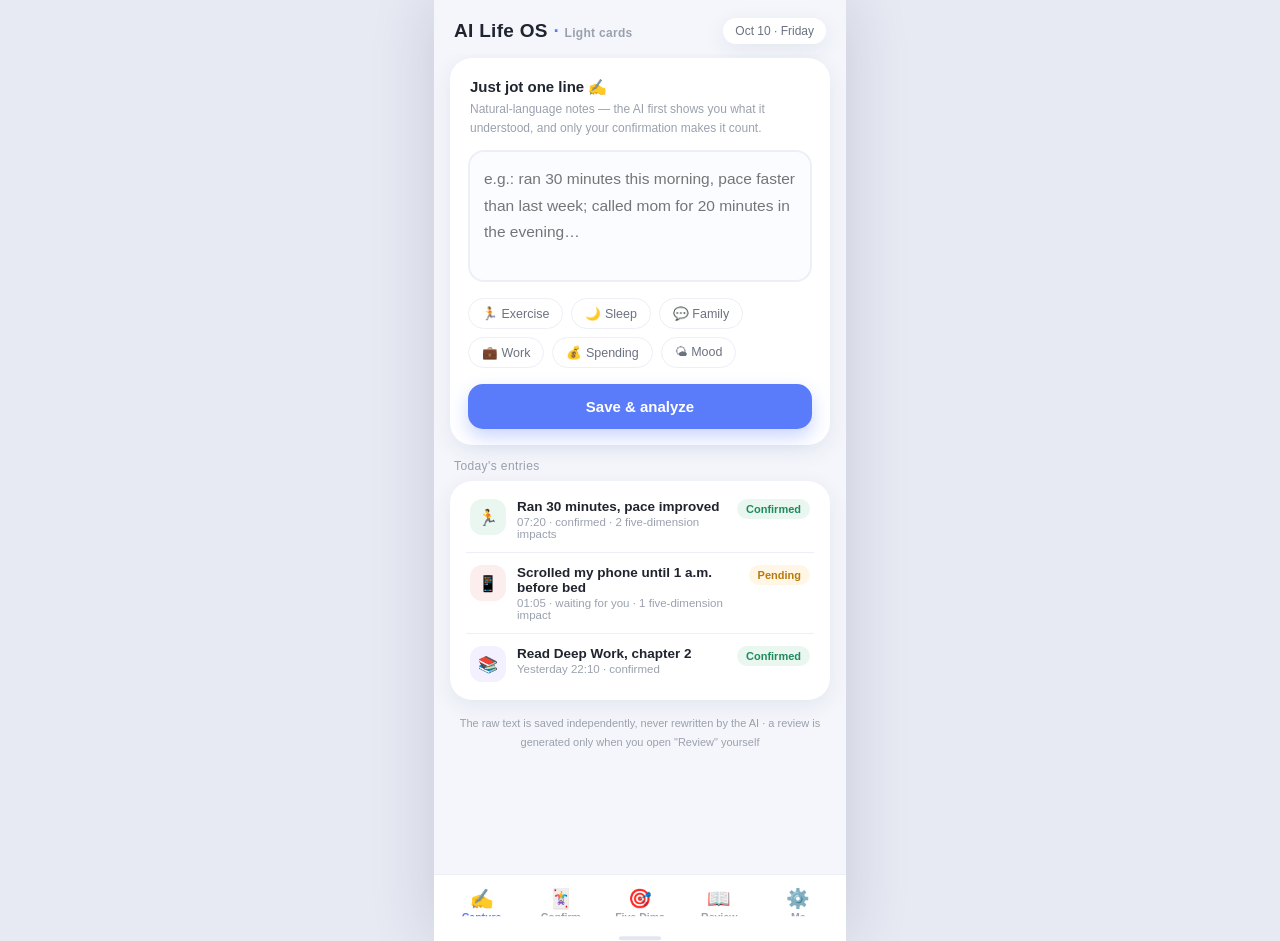
<file: docs/03-design/prototypes/variant-3/index.html>
<!DOCTYPE html>
<html lang="zh-CN">
<head>
<meta name="robots" content="noindex,nofollow">
<meta charset="UTF-8">
<meta name="viewport" content="width=device-width, initial-scale=1.0, maximum-scale=1.0, user-scalable=no">
<title>AI Life OS · Card-Stack · Variant 3</title>
<style>
  :root{
    --bg:#F4F6FB; --card:#FFFFFF; --ink:#20242E; --ink-2:#6B7280; --ink-3:#9AA1AE;
    --line:#ECEFF5; --primary:#5B7CFA; --primary-soft:#EEF2FF;
    --time:#4C8DFF; --health:#2FBF7E; --wealth:#F5A623; --rel:#F2789F; --purp:#9B6DFF;
    --danger:#E5484D; --ok:#2FBF7E; --shadow:0 6px 22px rgba(37,52,96,.08);
    --r-lg:22px; --r-md:16px; --r-sm:11px;
  }
  *{box-sizing:border-box; -webkit-tap-highlight-color:transparent;}
  html,body{margin:0; padding:0;}
  body{
    background:#E7EAF3; font-family:-apple-system,BlinkMacSystemFont,"PingFang SC","Hiragino Sans GB","Microsoft YaHei",sans-serif;
    color:var(--ink); display:flex; justify-content:center; min-height:100vh;
  }
  .phone{
    width:100%; max-width:412px; background:var(--bg); min-height:100vh; position:relative;
    display:flex; flex-direction:column; overflow:hidden; box-shadow:0 0 60px rgba(30,40,80,.16);
  }
  /* ---------- header ---------- */
  .app-header{
    padding:18px 20px 10px; display:flex; align-items:center; justify-content:space-between;
  }
  .app-title{font-size:19px; font-weight:700; letter-spacing:.3px;}
  .app-title .dot{color:var(--primary);}
  .date-pill{
    font-size:12px; color:var(--ink-2); background:#fff; border-radius:999px;
    padding:6px 12px; box-shadow:var(--shadow);
  }
  /* ---------- screens ---------- */
  .screen{flex:1; overflow-y:auto; padding:4px 16px 108px; display:none; animation:fade .22s ease;}
  .screen.active{display:block;}
  @keyframes fade{from{opacity:0; transform:translateY(6px);} to{opacity:1; transform:none;}}
  .section-hint{font-size:12px; color:var(--ink-3); margin:14px 4px 8px; letter-spacing:.4px;}
  /* ---------- cards ---------- */
  .card{
    background:var(--card); border-radius:var(--r-lg); box-shadow:var(--shadow);
    padding:18px; margin-bottom:14px; position:relative;
  }
  .card.tappable{cursor:pointer; transition:transform .12s ease;}
  .card.tappable:active{transform:scale(.985);}
  .card-title{font-size:16px; font-weight:700; margin:0 0 6px;}
  .card-sub{font-size:13px; color:var(--ink-2); line-height:1.65; margin:0;}
  .muted{color:var(--ink-3);}
  /* ---------- capture screen ---------- */
  .capture-card{padding:18px 18px 16px;}
  .capture-hello{font-size:15px; font-weight:700; margin:2px 2px 4px;}
  .capture-note{font-size:12px; color:var(--ink-3); margin:0 2px 12px; line-height:1.6;}
  textarea#captureInput{
    width:100%; min-height:132px; border:2px solid var(--line); border-radius:var(--r-md);
    background:#FBFCFF; padding:14px; font-size:15.5px; line-height:1.7; color:var(--ink);
    resize:none; outline:none; font-family:inherit;
  }
  textarea#captureInput:focus{border-color:var(--primary); background:#fff;}
  .tag-row{display:flex; gap:8px; flex-wrap:wrap; margin:12px 0 4px;}
  .tag{
    font-size:12.5px; color:var(--ink-2); background:#fff; border:1.5px solid var(--line);
    padding:7px 13px; border-radius:999px; cursor:pointer; transition:all .15s;
  }
  .tag.on{background:var(--primary-soft); border-color:var(--primary); color:var(--primary); font-weight:600;}
  .btn{
    border:none; border-radius:15px; font-size:15px; font-weight:700; padding:14px 18px;
    cursor:pointer; width:100%; font-family:inherit; transition:transform .12s ease, opacity .15s;
  }
  .btn:active{transform:scale(.97);}
  .btn-primary{background:var(--primary); color:#fff; box-shadow:0 8px 18px rgba(91,124,250,.32);}
  .btn-ghost{background:#fff; color:var(--ink-2); border:1.5px solid var(--line);}
  .btn-soft{background:var(--primary-soft); color:var(--primary);}
  .btn-danger-soft{background:#FDEEEE; color:var(--danger);}
  .btn-row{display:flex; gap:10px;}
  .btn-row .btn{flex:1; font-size:14px; padding:12px 10px;}
  .btn-sm{font-size:13px; padding:9px 14px; border-radius:11px; width:auto;}
  /* status strip */
  .status-strip{
    display:none; align-items:center; gap:8px; font-size:12.5px; padding:11px 14px;
    border-radius:13px; margin-top:12px;
  }
  .status-strip.show{display:flex;}
  .status-saved{background:#EAF7F0; color:#1E8B5C;}
  .status-working{background:var(--primary-soft); color:var(--primary);}
  .spin{
    width:13px; height:13px; border:2.2px solid rgba(91,124,250,.28); border-top-color:var(--primary);
    border-radius:50%; animation:sp .8s linear infinite; flex:none;
  }
  @keyframes sp{to{transform:rotate(360deg);}}
  /* recent list */
  .mini-row{
    display:flex; align-items:flex-start; gap:11px; padding:12px 4px;
    border-bottom:1px solid var(--line);
  }
  .mini-row:last-child{border-bottom:none;}
  .mini-ico{
    width:36px; height:36px; border-radius:12px; flex:none; display:flex; align-items:center;
    justify-content:center; font-size:16px;
  }
  .mini-main{flex:1;}
  .mini-t{font-size:13.5px; font-weight:600; margin:0 0 2px;}
  .mini-s{font-size:11.5px; color:var(--ink-3); margin:0;}
  .chip{
    display:inline-flex; align-items:center; gap:4px; font-size:11px; font-weight:600;
    padding:4px 9px; border-radius:999px; white-space:nowrap;
  }
  .chip-ok{background:#EAF7F0; color:#1E8B5C;}
  .chip-pending{background:#FFF6E5; color:#B87A0B;}
  .chip-info{background:var(--primary-soft); color:var(--primary);}
  .chip-gray{background:#F1F3F8; color:var(--ink-3);}
  /* ---------- confirm screen ---------- */
  .orig-quote{
    background:#FBFCFF; border:1.5px dashed #D9E0F2; border-radius:var(--r-md);
    padding:13px 14px; font-size:13px; color:var(--ink-2); line-height:1.75; margin-top:10px;
  }
  .orig-quote b{color:var(--ink); font-weight:600;}
  .ex-card{padding:16px 16px 14px;}
  .ex-top{display:flex; align-items:center; gap:9px; margin-bottom:8px;}
  .ex-title{font-size:15.5px; font-weight:700; margin:0; flex:1;}
  .evi-btn{
    display:inline-flex; align-items:center; gap:5px; font-size:11.5px; color:var(--primary);
    background:var(--primary-soft); border:none; padding:6px 11px; border-radius:999px;
    cursor:pointer; font-family:inherit; font-weight:600;
  }
  .quote-snip{
    font-size:12.5px; color:var(--ink-2); background:#FBFCFF; border-left:3px solid #CBD8FF;
    padding:9px 11px; border-radius:0 10px 10px 0; margin:8px 0 12px; line-height:1.7;
  }
  .imp-title{font-size:11px; color:var(--ink-3); letter-spacing:.6px; margin:0 0 7px;}
  .imp-grid{display:flex; flex-wrap:wrap; gap:7px;}
  .imp{
    display:flex; align-items:center; gap:6px; padding:7px 11px; border-radius:12px;
    font-size:12px; font-weight:600; cursor:pointer; border:1.5px solid transparent;
  }
  .imp .deg{display:flex; gap:2px;}
  .imp .deg i{width:4px; height:11px; border-radius:2px; background:currentColor; opacity:.22;}
  .imp .deg i.f{opacity:.95;}
  .imp-pos{background:#EAF7F0; color:#1E8B5C;}
  .imp-neg{background:#FDEEEE; color:#C93A3E;}
  .imp-mix{background:#FFF3E8; color:#C4711B;}
  .imp-mid{background:#F1F3F8; color:var(--ink-2);}
  .imp-unk{background:#F4F5F8; color:var(--ink-3); font-weight:500;}
  .imp-name{opacity:.85; font-weight:500;}
  .goal-link{
    display:inline-flex; align-items:center; gap:5px; font-size:11.5px; color:#7A5AF8;
    background:#F3F0FF; padding:6px 11px; border-radius:999px; margin-top:11px; font-weight:600;
  }
  .ex-actions{display:flex; gap:8px; margin-top:13px;}
  .ex-actions .btn{font-size:13px; padding:10px 8px;}
  .ex-status-line{font-size:11.5px; margin:10px 2px 0; display:flex; align-items:center; gap:6px;}
  /* edit panel */
  .edit-panel{display:none; margin-top:12px; border-top:1.5px solid var(--line); padding-top:12px;}
  .edit-panel.open{display:block; animation:fade .18s ease;}
  .edit-row{margin-bottom:11px;}
  .edit-label{font-size:12px; font-weight:700; margin:0 0 6px; display:flex; align-items:center; gap:6px;}
  .seg{display:flex; gap:6px; flex-wrap:wrap;}
  .seg button{
    font-size:11.5px; padding:7px 11px; border-radius:999px; border:1.5px solid var(--line);
    background:#fff; color:var(--ink-2); cursor:pointer; font-family:inherit;
  }
  .seg button.on{background:var(--primary); border-color:var(--primary); color:#fff; font-weight:700;}
  .seg .degbtn{width:33px; padding:7px 0; text-align:center;}
  .seg .degbtn.on{background:var(--ink); border-color:var(--ink);}
  .edit-hint{font-size:11px; color:var(--ink-3); line-height:1.6; margin:2px 0 10px;}
  /* ---------- dimension screen ---------- */
  .dim-card{padding:16px 16px 14px; border-left:5px solid var(--dim);}
  .dim-head{display:flex; align-items:center; gap:10px;}
  .dim-ico{width:38px; height:38px; border-radius:13px; flex:none; display:flex; align-items:center; justify-content:center; font-size:17px;}
  .dim-name{font-size:15.5px; font-weight:700; margin:0;}
  .dim-en{font-size:11px; color:var(--ink-3); margin:1px 0 0; letter-spacing:.7px;}
  .dim-state{margin-left:auto; text-align:right;}
  .dim-body{margin-top:11px;}
  .fact-row{
    display:flex; gap:9px; align-items:flex-start; padding:9px 0;
    border-top:1px dashed var(--line); font-size:12.5px; line-height:1.65; color:var(--ink-2);
  }
  .fact-row .bar{width:4px; border-radius:3px; align-self:stretch; flex:none;}
  .fact-row .lnk{color:var(--primary); font-weight:600; cursor:pointer; white-space:nowrap; font-size:11.5px;}
  .dim-collapse{font-size:12px; color:var(--primary); font-weight:600; margin-top:10px; cursor:pointer;}
  .goal-card{padding:15px 16px;}
  .goal-top{display:flex; align-items:center; gap:8px;}
  .goal-name{font-size:14px; font-weight:700; margin:0; flex:1;}
  .prog{height:7px; background:#EEF1F8; border-radius:99px; margin:10px 0 7px; overflow:hidden;}
  .prog i{display:block; height:100%; border-radius:99px; background:var(--primary);}
  .goal-foot{display:flex; justify-content:space-between; font-size:11.5px; color:var(--ink-3);}
  /* ---------- review stack ---------- */
  .stack-wrap{position:relative; margin-top:6px;}
  .stack-card{
    background:var(--card); border-radius:26px; box-shadow:0 12px 34px rgba(37,52,96,.13);
    padding:22px 20px 18px; display:none; touch-action:pan-y;
  }
  .stack-card.active{display:block; animation:cardin .28s ease;}
  @keyframes cardin{from{opacity:0; transform:translateX(26px) rotate(.6deg);} to{opacity:1; transform:none;}}
  .stack-kicker{font-size:11px; letter-spacing:1.4px; font-weight:700; color:var(--primary); margin:0 0 7px;}
  .stack-title{font-size:19px; font-weight:800; margin:0 0 4px; line-height:1.4;}
  .stack-date{font-size:12px; color:var(--ink-3); margin:0 0 15px;}
  .rv-block{margin-bottom:14px;}
  .rv-label{
    display:inline-flex; align-items:center; gap:5px; font-size:10.5px; font-weight:700;
    letter-spacing:.8px; padding:4px 9px; border-radius:7px; margin-bottom:8px;
  }
  .lb-fact{background:#EAF7F0; color:#1E8B5C;}
  .lb-guess{background:#FFF3E8; color:#C4711B;}
  .lb-theory{background:#F3F0FF; color:#7A5AF8;}
  .lb-advice{background:var(--primary-soft); color:var(--primary);}
  .lb-limit{background:#F1F3F8; color:var(--ink-2);}
  .rv-item{font-size:13.5px; line-height:1.8; color:var(--ink); margin:0 0 7px;}
  .rv-item .ev{
    color:var(--primary); font-size:11.5px; font-weight:600; cursor:pointer; white-space:nowrap;
  }
  .rv-sub{font-size:12px; color:var(--ink-2); line-height:1.75; margin:5px 0 0;}
  .theory-box{background:#FAF8FF; border-radius:14px; padding:13px 14px;}
  .theory-src{font-size:11px; color:#7A5AF8; margin:8px 0 0; font-weight:600;}
  .obc-card{
    background:linear-gradient(155deg,#5B7CFA 0%,#7A5AF8 100%); color:#fff; border-radius:20px;
    padding:18px 17px; margin:4px 0 14px;
  }
  .obc-card .t{font-size:15.5px; font-weight:800; margin:0 0 7px;}
  .obc-card .d{font-size:12.5px; line-height:1.75; opacity:.92; margin:0;}
  .obc-btns{display:flex; flex-direction:column; gap:9px; margin-top:15px;}
  .obc-btn{
    border:none; border-radius:13px; padding:13px; font-size:14px; font-weight:700;
    cursor:pointer; font-family:inherit; background:#fff; color:#4A5BD6;
  }
  .obc-btn.ghost{background:rgba(255,255,255,.16); color:#fff;}
  .zero-note{font-size:11px; color:var(--ink-3); line-height:1.7; margin:10px 2px 0; text-align:center;}
  .stack-nav{
    display:flex; align-items:center; gap:11px; margin:16px 2px 4px;
  }
  .nav-btn{
    width:46px; height:46px; border-radius:16px; border:1.5px solid var(--line); background:#fff;
    font-size:17px; color:var(--ink-2); cursor:pointer; flex:none; font-family:inherit;
  }
  .nav-btn:disabled{opacity:.35;}
  .dots{flex:1; display:flex; gap:6px; justify-content:center;}
  .dots i{width:7px; height:7px; border-radius:99px; background:#D6DBE8; transition:all .2s;}
  .dots i.on{width:20px; background:var(--primary);}
  .swipe-tip{font-size:11px; color:var(--ink-3); text-align:center; margin:2px 0 0;}
  .fb-chips{display:flex; flex-wrap:wrap; gap:8px; margin:10px 0 4px;}
  .fb-chip{
    font-size:12px; padding:8px 13px; border-radius:999px; border:1.5px solid var(--line);
    background:#fff; color:var(--ink-2); cursor:pointer; font-family:inherit;
  }
  .fb-chip.on{background:var(--primary-soft); border-color:var(--primary); color:var(--primary); font-weight:700;}
  /* ---------- me screen ---------- */
  .set-row{
    display:flex; align-items:center; gap:12px; padding:15px 4px;
    border-bottom:1px solid var(--line); cursor:pointer;
  }
  .set-row:last-child{border-bottom:none;}
  .set-t{font-size:14px; font-weight:600; margin:0;}
  .set-s{font-size:11.5px; color:var(--ink-3); margin:2px 0 0;}
  .set-arrow{margin-left:auto; color:var(--ink-3); font-size:15px;}
  /* ---------- bottom nav ---------- */
  .tabbar{
    position:sticky; bottom:0; display:flex; background:rgba(255,255,255,.94);
    backdrop-filter:blur(14px); border-top:1px solid var(--line); padding:9px 8px 13px;
  }
  .tab{
    flex:1; display:flex; flex-direction:column; align-items:center; gap:3px;
    font-size:10.5px; color:var(--ink-3); cursor:pointer; font-family:inherit;
    background:none; border:none; padding:5px 0; font-weight:600;
  }
  .tab .ti{font-size:19px; line-height:1;}
  .tab.on{color:var(--primary);}
  /* ---------- sheet & toast ---------- */
  .mask{
    position:fixed; inset:0; background:rgba(22,28,45,.42); display:none; z-index:50;
  }
  .mask.show{display:block; animation:fade .18s ease;}
  .sheet{
    position:fixed; left:50%; bottom:0; transform:translate(-50%,110%); width:100%; max-width:412px;
    background:#fff; border-radius:24px 24px 0 0; padding:20px 20px 30px; z-index:51;
    transition:transform .26s cubic-bezier(.2,.9,.3,1);
  }
  .sheet.show{transform:translate(-50%,0);}
  .sheet-handle{width:42px; height:4.5px; border-radius:99px; background:#E2E6EF; margin:0 auto 15px;}
  .sheet h3{font-size:15.5px; margin:0 0 10px;}
  .sheet .body{font-size:13px; line-height:1.85; color:var(--ink-2);}
  .sheet .body b{color:var(--ink);}
  .toast{
    position:fixed; left:50%; bottom:112px; transform:translate(-50%,16px); background:#232A3B;
    color:#fff; font-size:13px; padding:12px 20px; border-radius:14px; opacity:0; z-index:60;
    transition:all .25s ease; pointer-events:none; max-width:340px; text-align:center;
  }
  .toast.show{opacity:1; transform:translate(-50%,0);}
  .fab-note{font-size:11px; color:var(--ink-3); text-align:center; margin:2px 0 14px; line-height:1.7;}
</style>
</head>
<body>
<div class="phone">
  <div class="app-header">
    <div class="app-title">AI Life OS<span class="dot"> · </span><span style="font-size:12px;color:var(--ink-3);font-weight:600;">Light cards</span></div>
    <div class="date-pill" id="datePill">Oct 10 · Friday</div>
  </div>

  <!-- ============ Screen 1: Capture ============ -->
  <section class="screen active" id="screen-capture">
    <div class="card capture-card">
      <p class="capture-hello">Just jot one line ✍️</p>
      <p class="capture-note">Natural-language notes — the AI first shows you what it understood, and only your confirmation makes it count.</p>
      <textarea id="captureInput" placeholder="e.g.: ran 30 minutes this morning, pace faster than last week; called mom for 20 minutes in the evening…"></textarea>
      <div class="tag-row" id="tagRow">
        <div class="tag" data-tag="Exercise">🏃 Exercise</div>
        <div class="tag" data-tag="Sleep">🌙 Sleep</div>
        <div class="tag" data-tag="Family">💬 Family</div>
        <div class="tag" data-tag="Work">💼 Work</div>
        <div class="tag" data-tag="Spending">💰 Spending</div>
        <div class="tag" data-tag="Mood">🌤 Mood</div>
      </div>
      <button class="btn btn-primary" id="btnSave" style="margin-top:12px;">Save & analyze</button>
      <div class="status-strip status-saved" id="stripSaved">✓ Raw text saved (even if the AI fails, nothing is lost)</div>
      <div class="status-strip status-working" id="stripWorking"><span class="spin"></span> AI is organizing this into structured cards…</div>
    </div>

    <p class="section-hint">Today's entries</p>
    <div class="card" style="padding:6px 16px;">
      <div class="mini-row">
        <div class="mini-ico" style="background:#EAF7F0;">🏃</div>
        <div class="mini-main">
          <p class="mini-t">Ran 30 minutes, pace improved</p>
          <p class="mini-s">07:20 · confirmed · 2 five-dimension impacts</p>
        </div>
        <span class="chip chip-ok">Confirmed</span>
      </div>
      <div class="mini-row">
        <div class="mini-ico" style="background:#FDEEEE;">📱</div>
        <div class="mini-main">
          <p class="mini-t">Scrolled my phone until 1 a.m. before bed</p>
          <p class="mini-s">01:05 · waiting for you · 1 five-dimension impact</p>
        </div>
        <span class="chip chip-pending">Pending</span>
      </div>
      <div class="mini-row">
        <div class="mini-ico" style="background:#F3F0FF;">📚</div>
        <div class="mini-main">
          <p class="mini-t">Read Deep Work, chapter 2</p>
          <p class="mini-s">Yesterday 22:10 · confirmed</p>
        </div>
        <span class="chip chip-ok">Confirmed</span>
      </div>
    </div>
    <p class="fab-note">The raw text is saved independently, never rewritten by the AI · a review is generated only when you open "Review" yourself</p>
  </section>

  <!-- ============ Screen 2: AI structuring & confirm ============ -->
  <section class="screen" id="screen-confirm">
    <div class="card" style="padding:15px 16px;">
      <div style="display:flex;align-items:center;gap:9px;">
        <span class="chip chip-info">AI organizing done</span>
        <span class="chip chip-gray">Confirm one by one — or just look, no need to act</span>
      </div>
      <div class="orig-quote">
        <b>Your raw text:</b><span id="origText">Ran 30 minutes this morning, pace faster than last week; called mom for 20 minutes in the evening and talked about her health checkup; scrolled my phone until 1 a.m. before bed, feeling pretty tired today.</span>
      </div>
      <div class="btn-row" style="margin-top:12px;">
        <button class="btn btn-ghost btn-sm" id="btnOnlyRaw" style="flex:1;width:auto;">Keep raw text only</button>
        <button class="btn btn-ghost btn-sm" id="btnLater" style="flex:1;width:auto;">Handle later</button>
      </div>
      <p class="edit-hint" style="margin:10px 2px 0;">Batch accept is not the default primary action. The five-dimension "unknown" items need no one-by-one handling and will not nag you.</p>
    </div>

    <p class="section-hint">The AI extracted 3 items · tap "Edit" to change direction and degree</p>
    <div id="exList"></div>
  </section>

  <!-- ============ Screen 3: Five-Dimension View ============ -->
  <section class="screen" id="screen-dim">
    <div class="card" style="padding:16px 17px;">
      <p class="card-title" style="font-size:15px;">Five dimensions this week <span class="muted" style="font-size:12px;font-weight:500;">10/6 – 10/10</span></p>
      <p class="card-sub">Only impacts <b style="color:var(--ink);">you have confirmed</b> are counted; unconfirmed and rejected ones are excluded. 1–5 is your own subjective estimate — no cross-dimension comparison or total score.</p>
    </div>

    <div class="card dim-card" style="--dim:var(--time);">
      <div class="dim-head">
        <div class="dim-ico" style="background:#EAF1FF;">⏳</div>
        <div><p class="dim-name">Time</p><p class="dim-en">TIME</p></div>
        <div class="dim-state"><span class="chip chip-pending">Leans draining</span></div>
      </div>
      <div class="dim-body">
        <div class="fact-row"><div class="bar" style="background:#C93A3E;"></div><div>Pre-bed phone scrolling takes the sleep slot — later than 0:30 on two nights <span class="lnk" onclick="openSheet('e3')">Evidence →</span></div></div>
        <div class="fact-row"><div class="bar" style="background:#1E8B5C;"></div><div>Runs and reading are scheduled in fixed slots and did not crowd out work <span class="lnk" onclick="openSheet('e1')">Evidence →</span></div></div>
      </div>
    </div>

    <div class="card dim-card" style="--dim:var(--health);">
      <div class="dim-head">
        <div class="dim-ico" style="background:#E7F7EF;">🌿</div>
        <div><p class="dim-name">Health</p><p class="dim-en">HEALTH</p></div>
        <div class="dim-state"><span class="chip chip-ok">Supported this week</span></div>
      </div>
      <div class="dim-body">
        <div class="fact-row"><div class="bar" style="background:#1E8B5C;"></div><div>Ran 2 times, 60 minutes total (positive 4)<span class="lnk" onclick="openSheet('e1')">Evidence →</span></div></div>
        <div class="fact-row"><div class="bar" style="background:#C93A3E;"></div><div>Less than 6 hours of sleep on two nights (negative 3)<span class="lnk" onclick="openSheet('e3')">Evidence →</span></div></div>
      </div>
    </div>

    <div class="card dim-card" style="--dim:var(--wealth);">
      <div class="dim-head">
        <div class="dim-ico" style="background:#FFF4E3;">💰</div>
        <div><p class="dim-name">Wealth</p><p class="dim-en">WEALTH</p></div>
        <div class="dim-state"><span class="chip chip-gray">Insufficient data</span></div>
      </div>
      <div class="dim-body">
        <p class="card-sub" style="font-size:12.5px;">No wealth-related records this week — the direction <b style="color:var(--ink);">cannot be judged</b>, and no guess is made. Log one expense or income entry to start building the picture.</p>
      </div>
    </div>

    <div class="card dim-card" style="--dim:var(--rel);">
      <div class="dim-head">
        <div class="dim-ico" style="background:#FDECF2;">💬</div>
        <div><p class="dim-name">Relationship</p><p class="dim-en">RELATIONSHIP</p></div>
        <div class="dim-state"><span class="chip chip-ok">Supported this week</span></div>
      </div>
      <div class="dim-body">
        <div class="fact-row"><div class="bar" style="background:#1E8B5C;"></div><div>20-minute call with mom, talked about scheduling her health checkup (positive 3)<span class="lnk" onclick="openSheet('e2')">Evidence →</span></div></div>
        <div class="fact-row"><div class="bar" style="background:#D9DEE9;"></div><div>No records about interaction with colleagues (unknown, not negative)</div></div>
      </div>
    </div>

    <div class="card dim-card" style="--dim:var(--purp);">
      <div class="dim-head">
        <div class="dim-ico" style="background:#F3F0FF;">🌱</div>
        <div><p class="dim-name">Purpose / meaning</p><p class="dim-en">PURPOSE</p></div>
        <div class="dim-state"><span class="chip chip-info">Slightly supportive</span></div>
      </div>
      <div class="dim-body">
        <div class="fact-row"><div class="bar" style="background:#1E8B5C;"></div><div>Read Deep Work and took notes (positive 2)<span class="lnk" onclick="openSheet('e4')">Evidence →</span></div></div>
      </div>
    </div>

    <p class="section-hint">Core goals (max 3)</p>
    <div class="card goal-card">
      <div class="goal-top"><p class="goal-name">🏃 Run 3× per week</p><span class="chip chip-ok">Consistent</span></div>
      <div class="prog"><i style="width:66%;"></i></div>
      <div class="goal-foot"><span>2 / 3 times this week</span><span>Has a quantified metric</span></div>
    </div>
    <div class="card goal-card">
      <div class="goal-top"><p class="goal-name">🌙 Sleep before 11 p.m.</p><span class="chip chip-pending">In tension</span></div>
      <div class="prog"><i style="width:33%;background:#F5A623;"></i></div>
      <div class="goal-foot"><span>Hit on 1 / 5 nights this week</span><span>Linked to the phone-scrolling records</span></div>
    </div>
    <div class="card goal-card">
      <div class="goal-top"><p class="goal-name">🧘 Work with more ease</p><span class="chip chip-gray">Not quantifiable</span></div>
      <p class="card-sub" style="font-size:12px;margin-top:6px;">This goal is not quantified; progress is described in the review only through facts you confirmed — no pseudo-precise progress is generated.</p>
    </div>
  </section>

  <!-- ============ Screen 4: Review card stack ============ -->
  <section class="screen" id="screen-review">
    <div class="card" style="padding:14px 16px;">
      <div style="display:flex;align-items:center;gap:9px;">
        <span class="chip chip-info">Opened by you</span>
        <span class="card-sub" style="font-size:11.5px;">No reminders, never auto-triggered. You can stop anytime.</span>
      </div>
    </div>

    <div class="stack-wrap" id="stackWrap">
      <!-- Card 1: today card -->
      <div class="stack-card active" data-idx="0">
        <p class="stack-kicker">Today card · CARD 1</p>
        <p class="stack-title">What happened today</p>
        <p class="stack-date">October 10, 2026 · 3 confirmed facts</p>
        <div class="rv-block">
          <div class="rv-label lb-fact">✓ Facts (confirmed)</div>
          <p class="rv-item">Ran 30 minutes this morning, pace faster than last week.<span class="ev" onclick="openSheet('e1')">Evidence ↗</span></p>
          <p class="rv-item">Called mom for 20 minutes in the evening, talked about her health checkup.<span class="ev" onclick="openSheet('e2')">Evidence ↗</span></p>
          <p class="rv-item">Scrolled my phone until 1 a.m. before bed, feeling pretty tired.<span class="ev" onclick="openSheet('e3')">Evidence ↗</span></p>
        </div>
        <div class="rv-block">
          <div class="rv-label lb-limit">— not confirmed yet</div>
          <p class="rv-sub">You have not confirmed the direction of the impact of "pre-bed phone scrolling" on the Time dimension, so this card does not treat it as settled for now.</p>
        </div>
      </div>

      <!-- Card 2: week card -->
      <div class="stack-card" data-idx="1">
        <p class="stack-kicker">Week card · CARD 2</p>
        <p class="stack-title">Progress and deviations this week</p>
        <p class="stack-date">October 6 – October 10</p>
        <div class="rv-block">
          <div class="rv-label lb-fact">✓ Progress and deviations (based on your records)</div>
          <p class="rv-item">"Run 3× per week" — completed 2 times this week, consistent with the goal.<span class="ev" onclick="openSheet('e1')">Evidence ↗</span></p>
          <p class="rv-item">"Sleep before 11 p.m." — hit on only 1 night this week, in tension.<span class="ev" onclick="openSheet('e3')">Evidence ↗</span></p>
        </div>
        <div class="rv-block">
          <div class="rv-label lb-guess">~ Possible patterns (a guess, not a fact)</div>
          <p class="rv-sub">On both phone-scrolling nights there were high-intensity work records during the day — staying up late more easily when tired is one <b>possibility</b>. This is only an AI guess based on 2 days of samples; the sample is very small, so judge for yourself.</p>
        </div>
      </div>

      <!-- Card 3: theory perspective -->
      <div class="stack-card" data-idx="2">
        <p class="stack-kicker">Theory perspective · CARD 3</p>
        <p class="stack-title">One perspective worth considering</p>
        <p class="stack-date">Optional reading — not a diagnosis or verdict</p>
        <div class="rv-block">
          <div class="rv-label lb-theory">◆ Theory citation (not your fact)</div>
          <div class="theory-box">
            <p class="rv-item" style="margin:0;">The "attention residue" idea from Deep Work: after switching frequently between tasks, part of your attention stays on the previous one, lowering the quality of the next focus stretch.</p>
            <p class="theory-src">Cal Newport, Deep Work (2016), chapter 2 · citation verifiable</p>
          </div>
          <p class="rv-sub">Boundary: this point is about focus management; it <b>cannot</b> be used to explain all of your fatigue or sleep, and it is not health advice.</p>
        </div>
        <div class="rv-block">
          <div class="rv-label lb-advice">→ Suggestion (not the theory's own words, and not a fact)</div>
          <p class="rv-sub">If you want to scroll less at night, you can treat the "charging spot" as a small, reversible experiment instead of changing your whole routine.</p>
        </div>
      </div>

      <!-- Card 4: insufficient data -->
      <div class="stack-card" data-idx="3">
        <p class="stack-kicker">Honest notes · CARD 4</p>
        <p class="stack-title">What I cannot judge</p>
        <p class="stack-date">When evidence is thin, we choose to say "I don't know"</p>
        <div class="rv-block">
          <div class="rv-label lb-limit">— Insufficient data</div>
          <p class="rv-item">· The Wealth dimension has <b>no records</b> this week, so spending / income direction cannot be judged.</p>
          <p class="rv-item">· The sleep–mood link has only a 2-night sample, <b>not enough for a trend</b>.</p>
          <p class="rv-item">· The "work with more ease" goal is not quantified, so <b>no progress is generated</b> this period.</p>
        </div>
        <div class="rv-block">
          <div class="rv-label lb-theory">◆ Citation status</div>
          <p class="rv-sub">2 theory sources were looked up this week; 1 could not have its original source verified and was dropped, so it is not shown.</p>
        </div>
      </div>

      <!-- Card 5: ONE BIG CHANGE -->
      <div class="stack-card" data-idx="4">
        <p class="stack-kicker">ONE BIG CHANGE · CARD 5</p>
        <p class="stack-title">One optional change this week</p>
        <p class="stack-date">Zero or one — not wanting to change, or not wanting advice, are both normal answers</p>
        <div class="obc-card" id="obcCard">
          <p class="t">📱 Charge the phone outside the bedroom</p>
          <p class="d">Reason summary: both late nights this week came with pre-bed phone-scrolling records, in tension with the "sleep before 11 p.m." goal. This is a small, reversible experiment and does not change the goal itself.<br><br>Basis: your 2 records + goal version v2 (only judgments you endorse, not causal conclusions).</p>
          <div class="obc-btns">
            <button class="obc-btn" onclick="obcChoose('Accept')">OK, try it this week</button>
            <button class="obc-btn ghost" onclick="obcChoose('Edit')">I want to adjust it</button>
            <button class="obc-btn ghost" onclick="obcChoose('Decline')">Not this time</button>
            <button class="obc-btn ghost" onclick="obcChoose('Review only')">Review only, no advice</button>
          </div>
        </div>
        <p class="zero-note">Whatever you choose is respected — no hidden to-dos, no repeated follow-ups.</p>
      </div>

      <!-- Card 6: done -->
      <div class="stack-card" data-idx="5">
        <p class="stack-kicker">Done · CARD 6</p>
        <p class="stack-title">That is it for this review</p>
        <p class="stack-date">All feedback is optional — you can finish without rating</p>
        <div class="rv-block">
          <div class="rv-label lb-fact">✓ Accurate?</div>
          <div class="fb-chips">
            <button class="fb-chip" onclick="fbToggle(this)">Accurate</button>
            <button class="fb-chip" onclick="fbToggle(this)">Inaccurate</button>
            <button class="fb-chip" onclick="fbToggle(this)">Helpful</button>
            <button class="fb-chip" onclick="fbToggle(this)">Not helpful</button>
            <button class="fb-chip" onclick="fbToggle(this)">Grounded</button>
            <button class="fb-chip" onclick="fbToggle(this)">Not grounded</button>
          </div>
          <p class="rv-sub">You can also select nothing. Feedback is only for your own future reviews — not for training models.</p>
        </div>
        <button class="btn btn-primary" onclick="finishReview()">Finish this review</button>
        <button class="btn btn-ghost" style="margin-top:9px;" onclick="goTab('capture')">Back to capture</button>
      </div>
    </div>

    <div class="stack-nav">
      <button class="nav-btn" id="btnPrev" onclick="stackMove(-1)">‹</button>
      <div class="dots" id="stackDots"></div>
      <button class="nav-btn" id="btnNext" onclick="stackMove(1)">›</button>
    </div>
    <p class="swipe-tip">← swipe left/right to flip cards · <span id="stackPos">1 / 6</span> →</p>
  </section>

  <!-- ============ Screen 5: Me ============ -->
  <section class="screen" id="screen-me">
    <div class="card" style="padding:8px 16px;">
      <div class="set-row"><div class="mini-ico" style="background:#EAF1FF;">📤</div>
        <div><p class="set-t">Export all my data</p><p class="set-s">JSON / CSV / Markdown, only your data</p></div><div class="set-arrow">›</div></div>
      <div class="set-row"><div class="mini-ico" style="background:#FDEEEE;">🗑</div>
        <div><p class="set-t">Delete all my data</p><p class="set-s">Irreversible — a scope confirmation is shown first</p></div><div class="set-arrow">›</div></div>
      <div class="set-row"><div class="mini-ico" style="background:#EAF7F0;">🔒</div>
        <div><p class="set-t">Privacy & AI boundaries</p><p class="set-s">Cloud LLMs may process the content of your entries</p></div><div class="set-arrow">›</div></div>
    </div>
    <p class="section-hint">Life Blueprint (five dimensions, can be left blank)</p>
    <div class="card" style="padding:6px 16px;">
      <div class="mini-row"><div class="mini-ico" style="background:#EAF1FF;">⏳</div><div class="mini-main"><p class="mini-t">Time</p><p class="mini-s">Want more uninterrupted deep-work time</p></div></div>
      <div class="mini-row"><div class="mini-ico" style="background:#E7F7EF;">🌿</div><div class="mini-main"><p class="mini-t">Health</p><p class="mini-s">Stable sleep + three workouts a week</p></div></div>
      <div class="mini-row"><div class="mini-ico" style="background:#FFF4E3;">💰</div><div class="mini-main"><p class="mini-t">Wealth</p><p class="mini-s muted">Not filled in yet — that is allowed</p></div></div>
      <div class="mini-row"><div class="mini-ico" style="background:#FDECF2;">💬</div><div class="mini-main"><p class="mini-t">Relationship</p><p class="mini-s">At least one good conversation with family each week</p></div></div>
      <div class="mini-row"><div class="mini-ico" style="background:#F3F0FF;">🌱</div><div class="mini-main"><p class="mini-t">Purpose</p><p class="mini-s">Keep consuming, and create a little something of my own</p></div></div>
    </div>
    <p class="fab-note">Private solo experience · your data is yours · no social features · no proactive reminders</p>
  </section>

  <!-- ============ tabbar ============ -->
  <nav class="tabbar">
    <button class="tab on" data-tab="capture" onclick="goTab('capture')"><span class="ti">✍️</span>Capture</button>
    <button class="tab" data-tab="confirm" onclick="goTab('confirm')"><span class="ti">🃏</span>Confirm</button>
    <button class="tab" data-tab="dim" onclick="goTab('dim')"><span class="ti">🎯</span>Five Dims</button>
    <button class="tab" data-tab="review" onclick="goTab('review')"><span class="ti">📖</span>Review</button>
    <button class="tab" data-tab="me" onclick="goTab('me')"><span class="ti">⚙️</span>Me</button>
  </nav>
</div>

<!-- evidence sheet -->
<div class="mask" id="mask" onclick="closeSheet()"></div>
<div class="sheet" id="sheet">
  <div class="sheet-handle"></div>
  <h3 id="sheetTitle">Evidence trail</h3>
  <div class="body" id="sheetBody"></div>
  <button class="btn btn-soft" style="margin-top:16px;" onclick="closeSheet()">Close</button>
</div>

<div class="toast" id="toast"></div>

<script>
/* ---------------- Navigation ---------------- */
function goTab(name){
  document.querySelectorAll('.screen').forEach(s=>s.classList.remove('active'));
  document.getElementById('screen-'+name).classList.add('active');
  document.querySelectorAll('.tab').forEach(t=>t.classList.toggle('on', t.dataset.tab===name));
  document.querySelectorAll('.screen').forEach(s=>s.scrollTop=0);
}
function toast(msg){
  const t=document.getElementById('toast');
  t.textContent=msg; t.classList.add('show');
  clearTimeout(t._tm); t._tm=setTimeout(()=>t.classList.remove('show'),2100);
}

/* ---------------- Evidence sheet ---------------- */
const EVIDENCE={
  e1:{t:'Evidence · ran 30 minutes', b:'<b>Raw Capture</b> (saved 10/10 07:20, never overwritten by AI):<br>"ran 30 minutes this morning, pace faster than last week"<br><br><b>AI extraction</b>: behavior "ran", 30 minutes, mood positive.<b>You confirmed</b>.<br><b>Impact basis</b>: self-reported fact + AI-inferred impact (still marked as "a judgment you endorsed" after you confirm).'},
  e2:{t:'Evidence · call with mom', b:'<b>Raw Capture</b> (saved 10/10 21:40):<br>"called mom for 20 minutes in the evening, talked about her health checkup"<br><br><b>AI extraction</b>: behavior "family call", target: mom, topic: health / checkup.<b>You confirmed</b>.<br>Relationship dimension Positive 3 — the basis is your self-report, not an objective measure of relationship quality.'},
  e3:{t:'Evidence · pre-bed phone scrolling', b:'<b>Raw Capture</b> (saved 10/11 01:05):<br>"scrolled my phone until 1 a.m. before bed, a bit tired"<br><br><b>AI extraction</b>: behavior "pre-bed phone scrolling" lasting until 01:00, with self-reported fatigue.<br><b>Status</b>: the fact is confirmed, but the five-dimension impacts are <b>not confirmed yet</b> and do not enter long-term analysis for now.'},
  e4:{t:'Evidence · reading Deep Work', b:'<b>Raw Capture</b> (saved 10/9 22:10):<br>"read Deep Work, chapter 2, took one page of notes"<br><br><b>AI extraction</b>: behavior "reading + notes". Purpose dimension Positive 2 (you edited it; the AI original was 3, the revision saved separately).'}
};
function openSheet(id){
  const e=EVIDENCE[id];
  document.getElementById('sheetTitle').textContent=e.t;
  document.getElementById('sheetBody').innerHTML=e.b;
  document.getElementById('mask').classList.add('show');
  document.getElementById('sheet').classList.add('show');
}
function closeSheet(){
  document.getElementById('mask').classList.remove('show');
  document.getElementById('sheet').classList.remove('show');
}

/* ---------------- Capture ---------------- */
document.getElementById('tagRow').addEventListener('click',e=>{
  const tag=e.target.closest('.tag'); if(!tag) return;
  tag.classList.toggle('on');
});

document.getElementById('btnSave').addEventListener('click',()=>{
  const ta=document.getElementById('captureInput');
  const text=ta.value.trim();
  if(!text){ toast('Write something before saving 🙂'); ta.focus(); return; }
  document.getElementById('stripSaved').classList.add('show');
  document.getElementById('stripWorking').classList.add('show');
  document.getElementById('btnSave').disabled=true;
  document.getElementById('btnSave').style.opacity=.55;
  setTimeout(()=>{
    document.getElementById('stripWorking').classList.remove('show');
    document.getElementById('btnSave').disabled=false;
    document.getElementById('btnSave').style.opacity=1;
    // short text simulates the "no extractable fact found" empty state
    if(text.length<6){
      toast('Raw saved, but no extractable fact found');
      ta.value=''; document.getElementById('stripSaved').classList.remove('show');
      return;
    }
    document.getElementById('origText').textContent=text;
    renderExtractions(text);
    ta.value=''; document.getElementById('stripSaved').classList.remove('show');
    goTab('confirm');
    toast('Raw saved ✓ please confirm the AI understanding');
  },950);
});

/* ---------------- Confirm: structured cards ---------------- */
const DIMS=[
  {key:'time',name:'Time',color:'var(--time)'},
  {key:'health',name:'Health',color:'var(--health)'},
  {key:'wealth',name:'Wealth',color:'var(--wealth)'},
  {key:'rel',name:'Relationship',color:'var(--rel)'},
  {key:'purp',name:'Purpose',color:'var(--purp)'}
];
const DIMNAME={time:'Time',health:'Health',wealth:'Wealth',rel:'Relationship',purp:'Purpose'};

function demoItems(){
  return [
    {id:1,title:'Ran 30 minutes',quote:'"ran 30 minutes this morning, pace faster than last week"',goal:'Linked goal: run 3x per week',
     imp:{time:{dir:'neg',deg:2},health:{dir:'pos',deg:4},wealth:{dir:'unk'},rel:{dir:'unk'},purp:{dir:'pos',deg:2}},
     status:'pending'},
    {id:2,title:'20-minute call with mom',quote:'"called mom for 20 minutes in the evening, talked about her health checkup"',goal:'',
     imp:{time:{dir:'mid'},health:{dir:'unk'},wealth:{dir:'unk'},rel:{dir:'pos',deg:3},purp:{dir:'unk'}},
     status:'pending'},
    {id:3,title:'Scrolled my phone until 1 a.m. before bed',quote:'"scrolled my phone until 1 a.m. before bed, a bit tired"',goal:'Linked goal: sleep before 11 p.m.',
     imp:{time:{dir:'mix',pos:2,neg:3},health:{dir:'neg',deg:3},wealth:{dir:'unk'},rel:{dir:'unk'},purp:{dir:'unk'}},
     status:'pending'}
  ];
}
let items=demoItems();

function impChipHTML(k,v){
  const nm=DIMNAME[k];
  if(v.dir==='unk') return `<div class="imp imp-unk" onclick="openEditFor(${arguments[2]},'${k}')"><span class="imp-name">${nm}</span>Unknown</div>`;
  let cls='imp-mid',label='Neutral',dots='';
  if(v.dir==='pos'){cls='imp-pos'; label='Positive'; dots=degDots(v.deg);}
  else if(v.dir==='neg'){cls='imp-neg'; label='Negative'; dots=degDots(v.deg);}
  else if(v.dir==='mix'){cls='imp-mix'; label='Mixed'; dots=`<span style="font-size:10px;">+${v.pos??'–'}/-${v.neg??'–'}</span>`;}
  return `<div class="imp ${cls}" data-edit="1"><span class="imp-name">${nm}</span>${label}${dots}</div>`;
}
function degDots(d){
  if(!d) return '<span style="font-size:10px;">Degree pending</span>';
  let h='<span class="deg">';
  for(let i=1;i<=5;i++) h+=`<i class="${i<=d?'f':''}"></i>`;
  return h+'</span>';
}
function statusChip(s){
  if(s==='confirmed') return '<span class="chip chip-ok">Confirmed</span>';
  if(s==='edited') return '<span class="chip chip-info">Edited</span>';
  if(s==='rejected') return '<span class="chip chip-gray">Rejected</span>';
  return '<span class="chip chip-pending">Pending</span>';
}

function renderExtractions(){
  const box=document.getElementById('exList');
  box.innerHTML=items.map(it=>`
    <div class="card ex-card" id="ex-${it.id}">
      <div class="ex-top">
        <p class="ex-title">${it.title}</p>
        ${statusChip(it.status)}
      </div>
      <div class="quote-snip">${it.quote}<br><span class="muted" style="font-size:11px;">Raw evidence snippet · traceable to the Capture</span></div>
      <p class="imp-title">AI-proposed five-dimension impacts (candidates — enter analysis only after confirmation)</p>
      <div class="imp-grid" data-item="${it.id}">
        ${DIMS.map(d=>impChipHTML(d.key,it.imp[d.key],it.id)).join('')}
      </div>
      ${it.goal?`<div class="goal-link">🎯 ${it.goal}</div>`:''}
      <div class="ex-actions">
        <button class="btn btn-soft" onclick="confirmItem(${it.id})">Confirm</button>
        <button class="btn btn-ghost" onclick="toggleEdit(${it.id})">Edit</button>
        <button class="btn btn-danger-soft" onclick="rejectItem(${it.id})">Reject</button>
      </div>
      <div class="ex-status-line muted" id="st-${it.id}">The AI original extraction is saved; your edits are kept separately.</div>
      <div class="edit-panel" id="edit-${it.id}">${editHTML(it)}</div>
    </div>
  `).join('');
}

function editHTML(it){
  return DIMS.map(d=>{
    const v=it.imp[d.key];
    return `
    <div class="edit-row">
      <p class="edit-label"><span style="width:8px;height:8px;border-radius:3px;background:${d.color};display:inline-block;"></span>${d.name}</p>
      <div class="seg" data-dim="${d.key}" data-item="${it.id}">
        <button class="${v.dir==='pos'?'on':''}" onclick="setDir(${it.id},'${d.key}','pos')">Positive</button>
        <button class="${v.dir==='neg'?'on':''}" onclick="setDir(${it.id},'${d.key}','neg')">Negative</button>
        <button class="${v.dir==='mix'?'on':''}" onclick="setDir(${it.id},'${d.key}','mix')">Mixed</button>
        <button class="${v.dir==='mid'?'on':''}" onclick="setDir(${it.id},'${d.key}','mid')">Neutral</button>
        <button class="${v.dir==='unk'?'on':''}" onclick="setDir(${it.id},'${d.key}','unk')">Unknown</button>
      </div>
      ${v.dir==='mix'?`
        <div class="seg" style="margin-top:6px;">
          <span style="font-size:10.5px;color:var(--ink-3);align-self:center;">PositiveDegree</span>
          ${[1,2,3,4,5].map(n=>`<button class="degbtn ${v.pos===n?'on':''}" onclick="setDeg(${it.id},'${d.key}','pos',${n})">${n}</button>`).join('')}
          <button class="degbtn ${!v.pos?'on':''}" onclick="setDeg(${it.id},'${d.key}','pos',null)">?</button>
        </div>
        <div class="seg" style="margin-top:5px;">
          <span style="font-size:10.5px;color:var(--ink-3);align-self:center;">NegativeDegree</span>
          ${[1,2,3,4,5].map(n=>`<button class="degbtn ${v.neg===n?'on':''}" onclick="setDeg(${it.id},'${d.key}','neg',${n})">${n}</button>`).join('')}
          <button class="degbtn ${!v.neg?'on':''}" onclick="setDeg(${it.id},'${d.key}','neg',null)">?</button>
        </div>`
      :(v.dir==='pos'||v.dir==='neg')?`
        <div class="seg" style="margin-top:6px;">
          <span style="font-size:10.5px;color:var(--ink-3);align-self:center;">Degree</span>
          ${[1,2,3,4,5].map(n=>`<button class="degbtn ${v.deg===n?'on':''}" onclick="setDeg(${it.id},'${d.key}','deg',${n})">${n}</button>`).join('')}
          <button class="degbtn ${!v.deg?'on':''}" onclick="setDeg(${it.id},'${d.key}','deg',null)">?</button>
        </div>`:''}
    </div>`;
  }).join('')+`
    <p class="edit-hint">1–5 is your own subjective estimate (1 very weak → 5 very strong). "?" means there is not enough evidence for a degree — leaving it blank is fine. Neutral = evidence shows no clear impact; Unknown = no evidence, no guessing.</p>
    <button class="btn btn-primary" style="font-size:13.5px;padding:12px;" onclick="saveEdit(${it.id})">Save my edits</button>
    <button class="btn btn-ghost" style="font-size:13.5px;padding:11px;margin-top:8px;" onclick="toggleEdit(${it.id})">Collapse</button>`;
}

function findItem(id){return items.find(i=>i.id===id);}
function toggleEdit(id){
  const p=document.getElementById('edit-'+id);
  p.classList.toggle('open');
}
function openEditFor(id,dim){
  const p=document.getElementById('edit-'+id);
  if(p) p.classList.add('open');
}
function setDir(id,key,dir){
  const v=findItem(id).imp[key];
  v.dir=dir;
  if(dir==='mix'){ if(v.pos===undefined) v.pos=null; if(v.neg===undefined) v.neg=null; }
  refresh(id);
}
function setDeg(id,key,side,val){
  const v=findItem(id).imp[key];
  v[side]=val;
  refresh(id);
}
function refresh(id){
  const it=findItem(id);
  const grid=document.querySelector(`.imp-grid[data-item="${id}"]`);
  grid.innerHTML=DIMS.map(d=>impChipHTML(d.key,it.imp[d.key],id)).join('');
  document.getElementById('edit-'+id).innerHTML=editHTML(it);
}
function confirmItem(id){
  const it=findItem(id);
  it.status='confirmed';
  refresh(id);
  document.querySelector(`#ex-${id} .ex-top .chip`).outerHTML=statusChip('confirmed');
  document.getElementById('st-'+id).innerHTML='✓ Confirmed — will enter long-term analysis and review. AI original values are kept.';
  toast('Confirmed: '+it.title);
}
function saveEdit(id){
  const it=findItem(id);
  it.status='edited';
  refresh(id);
  document.querySelector(`#ex-${id} .ex-top .chip`).outerHTML=statusChip('edited');
  document.getElementById('st-'+id).innerHTML='✓ Your revised values saved (AI original output not overwritten — reopening shows what you saved).';
  document.getElementById('edit-'+id).classList.remove('open');
  toast('Edits saved');
}
function rejectItem(id){
  const it=findItem(id);
  it.status='rejected';
  refresh(id);
  document.querySelector(`#ex-${id} .ex-top .chip`).outerHTML=statusChip('rejected');
  document.getElementById('st-'+id).innerHTML='Rejected — this item will not enter review or long-term analysis.<a style="color:var(--primary);font-weight:600;cursor:pointer;" onclick="confirmItem('+id+')">Undo</a>';
  toast('Rejected — not counted in analysis');
}
document.getElementById('btnOnlyRaw').addEventListener('click',()=>{
  toast('Chose "keep raw text only" — AI extractions stay unconfirmed');
});
document.getElementById('btnLater').addEventListener('click',()=>{
  toast('Saved for later — unconfirmed items will not nag you');
  goTab('capture');
});

/* ---------------- Review card stack ---------------- */
let idx=0;
const cards=()=>document.querySelectorAll('.stack-card');
function buildDots(){
  const d=document.getElementById('stackDots');
  d.innerHTML=cards().length ? Array.from(cards()).map((_,i)=>`<i class="${i===idx?'on':''}"></i>`).join('') : '';
}
function stackMove(dir){
  const n=cards().length;
  const next=idx+dir;
  if(next<0||next>=n) return;
  idx=next;
  cards().forEach((c,i)=>c.classList.toggle('active',i===idx));
  buildDots();
  document.getElementById('btnPrev').disabled=(idx===0);
  document.getElementById('btnNext').disabled=(idx===n-1);
  document.getElementById('stackPos').textContent=(idx+1)+' / '+n;
}
function obcChoose(kind){
  const map={
    'Accept':'Noted: trying "charge outside the bedroom" this week. It is just your choice, not to-do pressure.',
    'Edit':'OK — tell me how you would like to adjust it; only your edited version counts.',
    'Decline':'OK, no change this time. No hidden to-dos and no further questions.',
    'Review only':'OK, review only this time. No suggestions is completely normal.'
  };
  document.querySelectorAll('.obc-btn').forEach(b=>{
    b.style.opacity=.45;
  });
  event.target.style.opacity=1;
  toast(map[kind]);
}
function fbToggle(el){el.classList.toggle('on');}
function finishReview(){
  toast('Review done · feedback is skippable, entirely up to you');
  setTimeout(()=>{ goTab('capture'); stackMove(-idx); },900);
}

/* Touch swipe */
(function(){
  const wrap=document.getElementById('stackWrap');
  let x0=null,y0=null;
  wrap.addEventListener('touchstart',e=>{
    x0=e.touches[0].clientX; y0=e.touches[0].clientY;
  },{passive:true});
  wrap.addEventListener('touchend',e=>{
    if(x0===null) return;
    const dx=e.changedTouches[0].clientX-x0;
    const dy=e.changedTouches[0].clientY-y0;
    if(Math.abs(dx)>48 && Math.abs(dx)>Math.abs(dy)) stackMove(dx<0?1:-1);
    x0=null;
  },{passive:true});
})();

/* init */
renderExtractions();
buildDots();
document.getElementById('btnPrev').disabled=true;
document.getElementById('stackPos').textContent='1 / 6';
</script>
</body>
</html>
</file>
